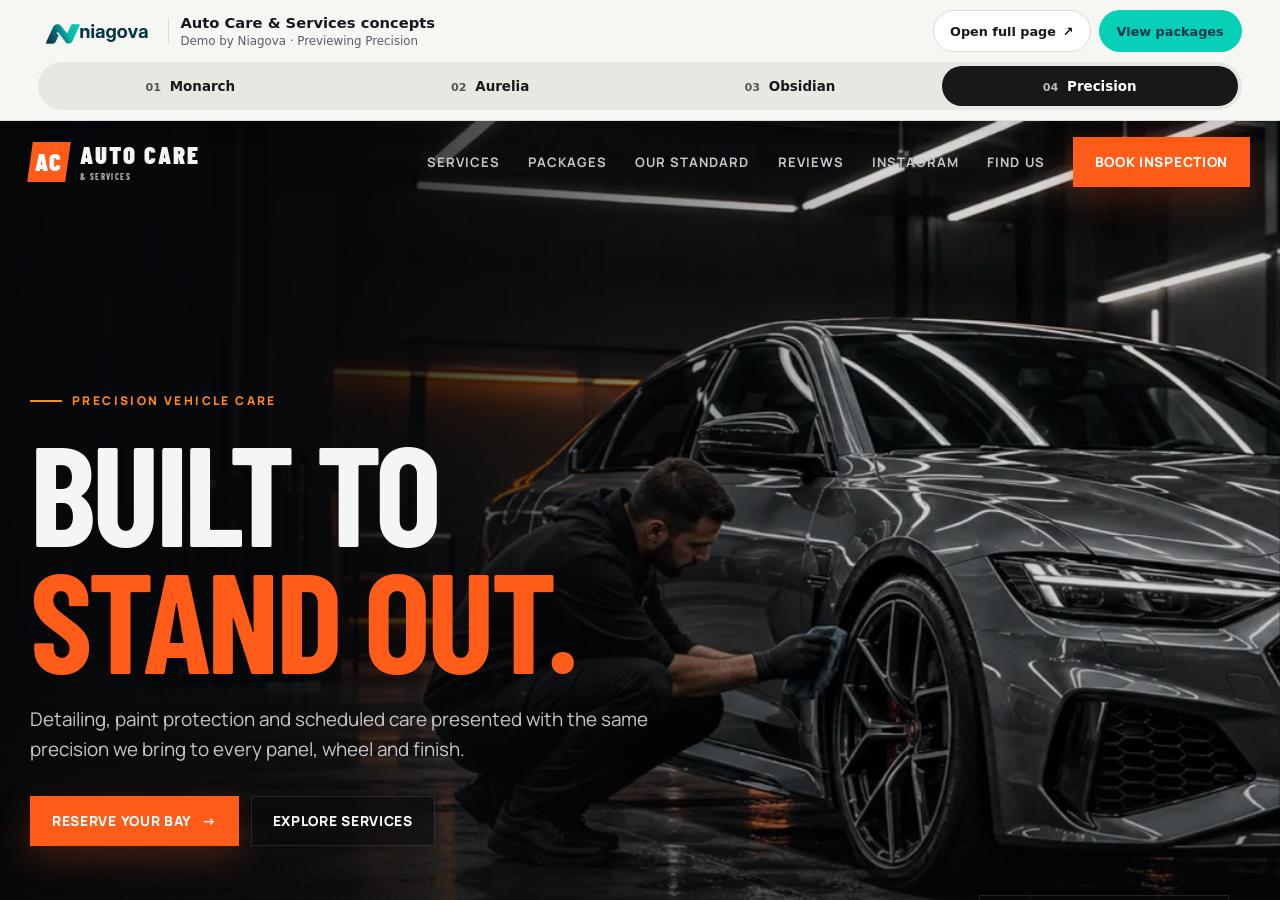
<file: index.html>
<!DOCTYPE html>
<html lang="en">
<head>
  <meta charset="UTF-8">
  <meta name="viewport" content="width=device-width, initial-scale=1.0">
  <meta name="build-version" content="__BUILD_VERSION__">
  <meta name="author" content="Niagova">
  <title>Auto Care &amp; Services Template Showcase</title>
  <meta name="description" content="Compare four Auto Care &amp; Services website concepts in one showcase: Monarch, Aurelia, Obsidian and Precision.">
  <meta name="theme-color" content="#f6f6f3">
  <meta property="og:title" content="Auto Care &amp; Services Template Showcase">
  <meta property="og:image" content="04-precision/images/autocare-hero-ceramic-v3.webp">
  <link rel="canonical" href="https://demo-autocare.niagova.com/">
  <link rel="icon" href="favicon.ico">
  <link rel="stylesheet" href="index.css?v=__BUILD_VERSION__">
</head>
<body>
  <a class="skip-link" href="#templatePreview">Skip to website preview</a>

  <header class="showcase-bar" aria-label="Template preview controls">
    <div class="showcase-identity">
      <a class="showcase-logo" href="https://niagova.com/" target="_blank" rel="noopener"><img src="assets/niagova-logo.svg" alt="Niagova" width="118" height="28"></a>
      <span class="showcase-title">
        <strong>Auto Care &amp; Services concepts</strong>
        <small><span>Demo by Niagova</span> · <span id="previewStatus" aria-live="polite">Previewing Precision</span></small>
      </span>
    </div>

    <nav class="template-tabs" aria-label="Choose a website template">
      <button class="template-tab" type="button" data-template="monarch" aria-pressed="false"><span>01</span> Monarch</button>
      <button class="template-tab" type="button" data-template="aurelia" aria-pressed="false"><span>02</span> Aurelia</button>
      <button class="template-tab" type="button" data-template="obsidian" aria-pressed="false"><span>03</span> Obsidian</button>
      <button class="template-tab" type="button" data-template="precision" aria-pressed="true"><span>04</span> Precision</button>
    </nav>

    <div class="showcase-actions">
      <a class="open-template" id="openTemplate" href="04-precision/index.html" target="_blank" rel="noopener" aria-label="Open this template as a full page in a new tab">
        <span class="open-label">Open full page</span> <span aria-hidden="true">↗</span>
      </a>
      <a class="view-packages" href="https://niagova.com/#pricing" target="_blank" rel="noopener">View packages</a>
    </div>
  </header>

  <main class="preview-shell">
    <iframe id="templatePreview" name="templatePreview" src="04-precision/index.html" title="Precision car care website template preview"></iframe>
  </main>

  <noscript>
    <div class="no-script">
      JavaScript is needed for the template switcher. Open a template directly:
      <a href="01-monarch/index.html">Monarch</a>,
      <a href="02-aurelia/index.html">Aurelia</a>,
      <a href="03-obsidian/index.html">Obsidian</a> or
      <a href="04-precision/index.html">Precision</a>.
    </div>
  </noscript>

  <script src="index.js?v=__BUILD_VERSION__"></script>
</body>
</html>
</file>
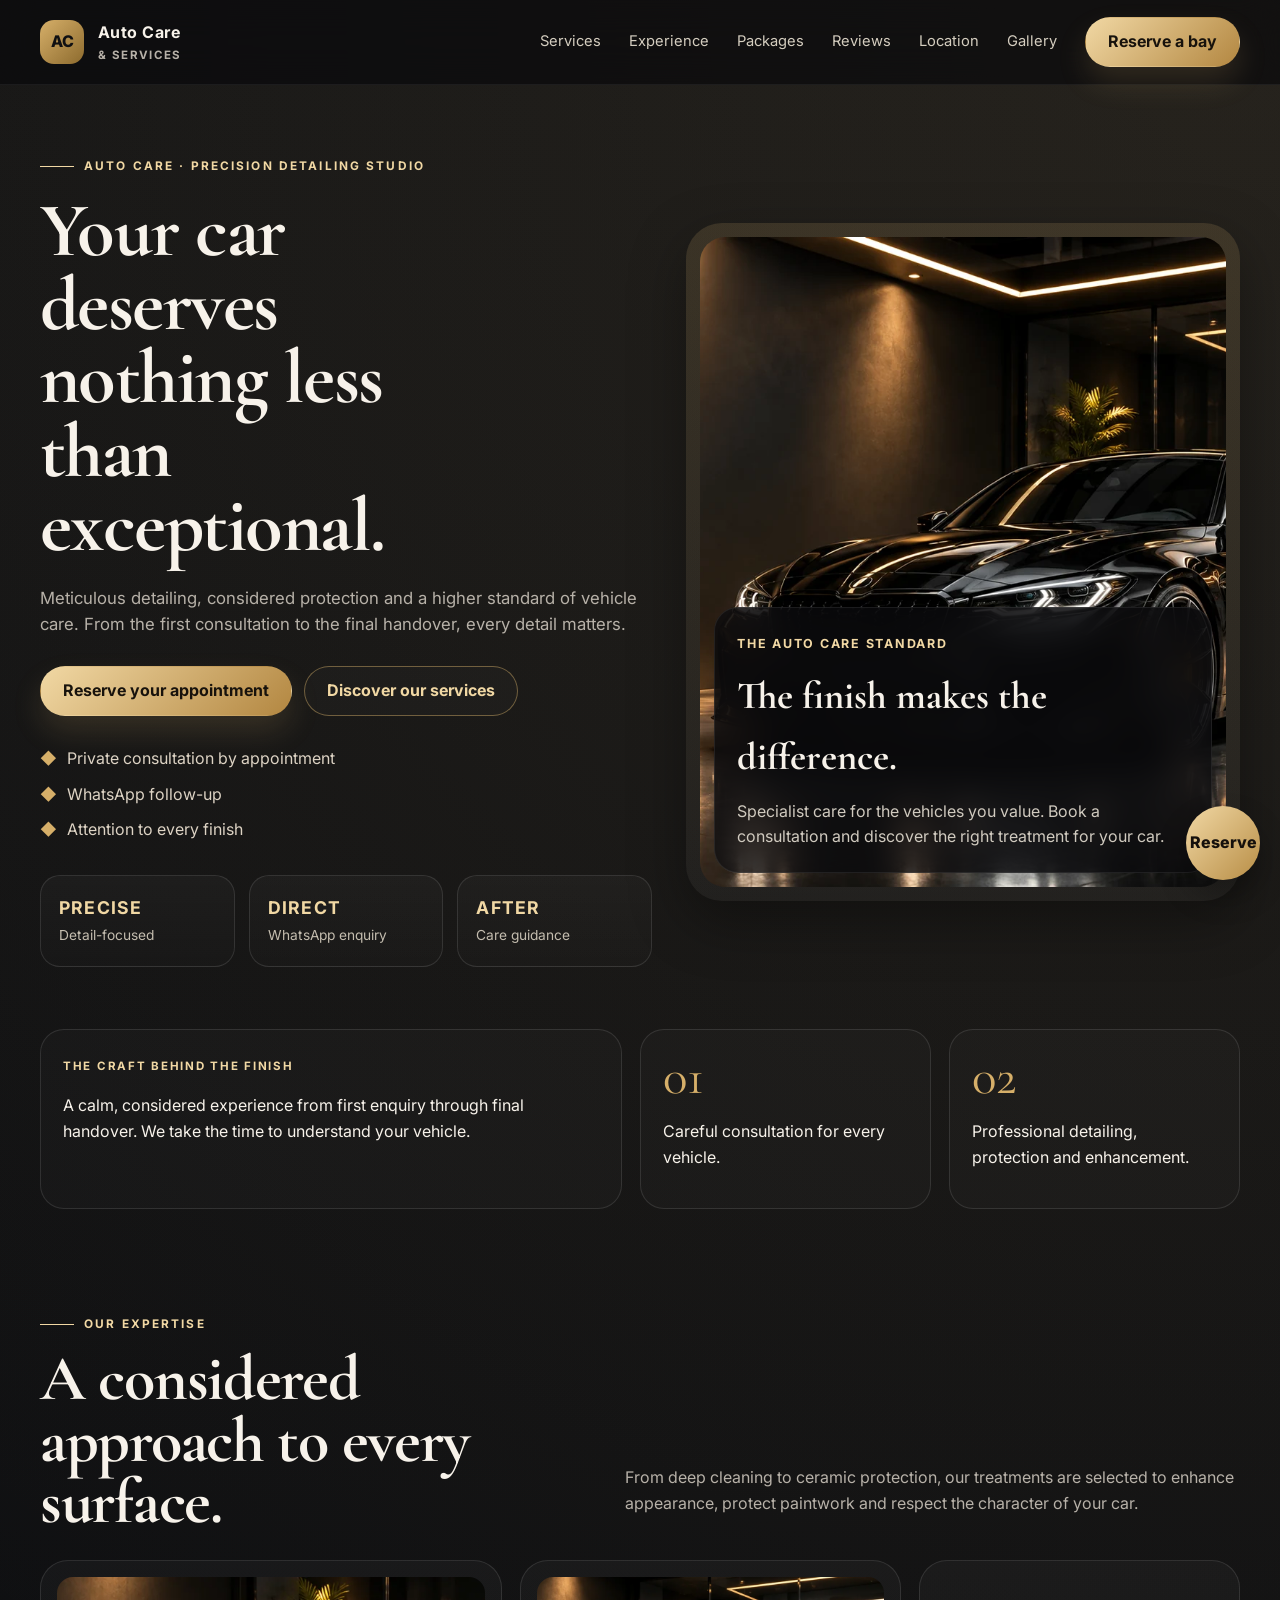
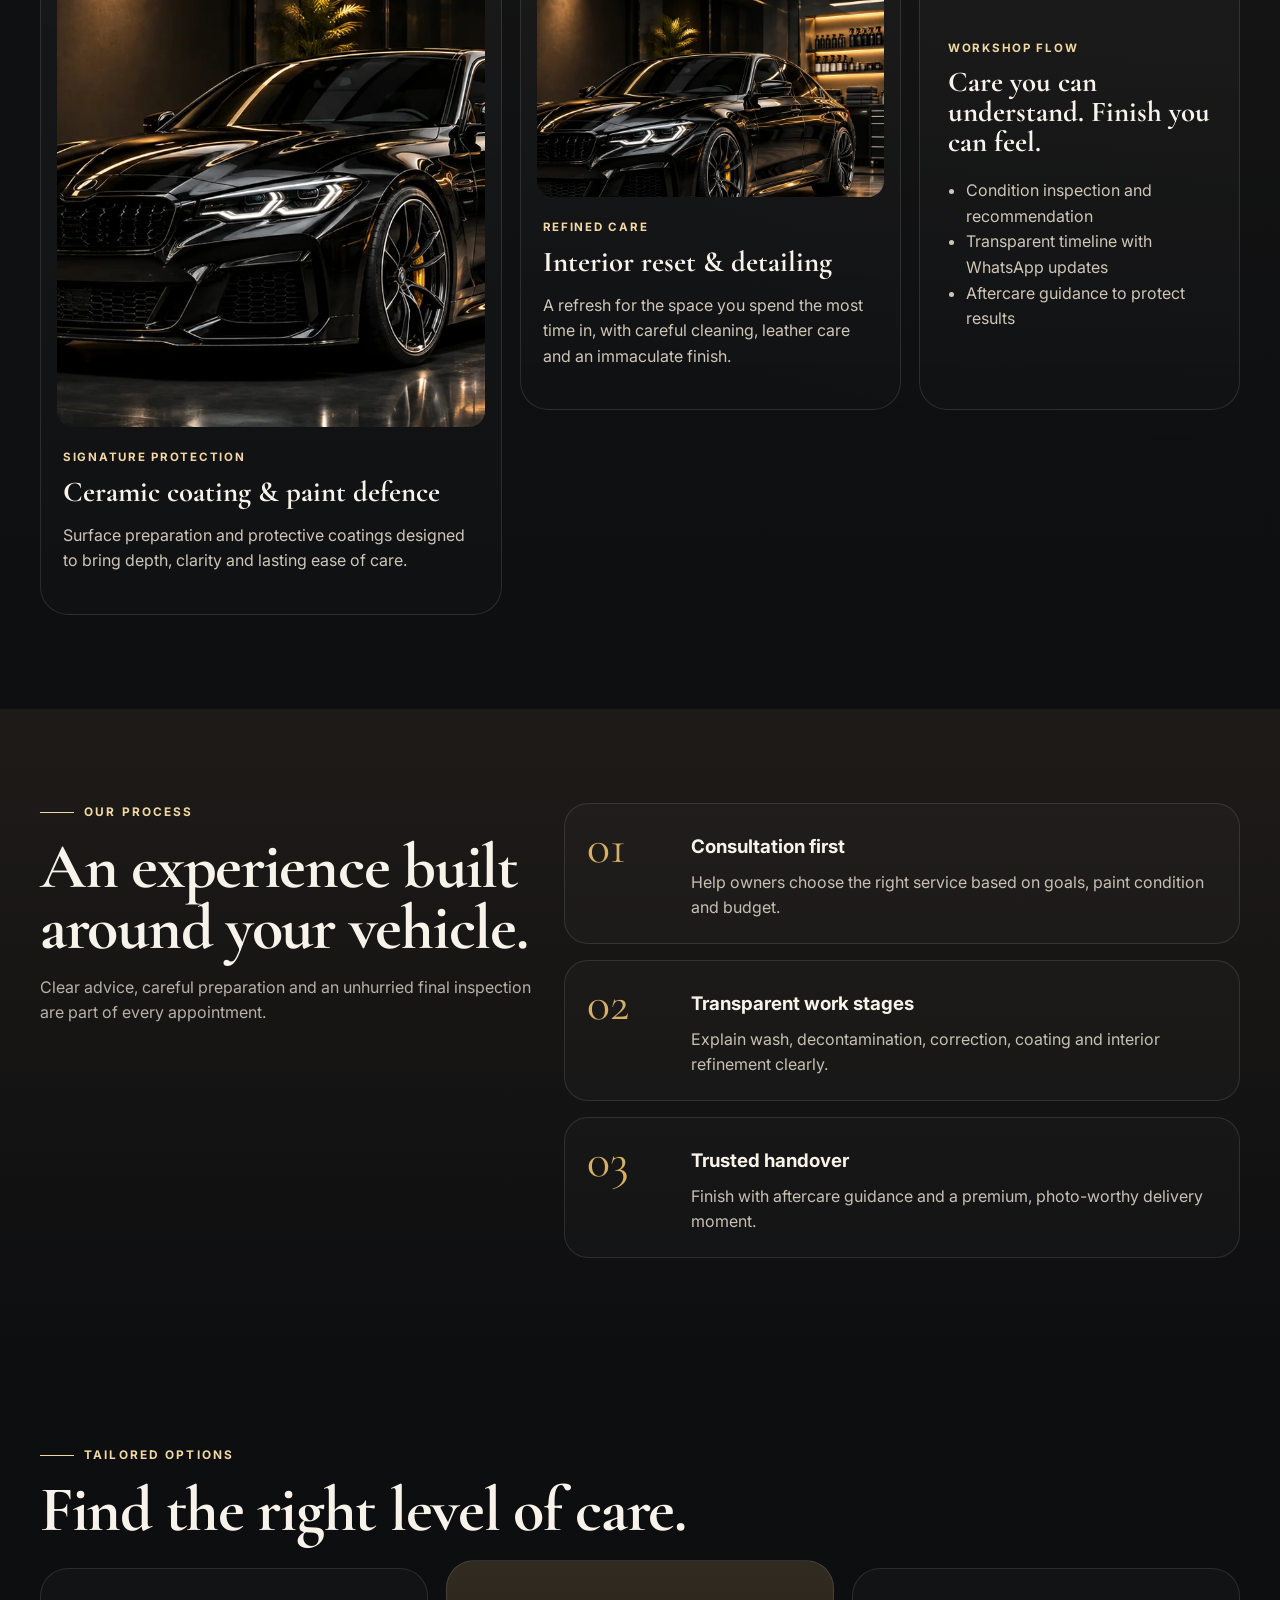
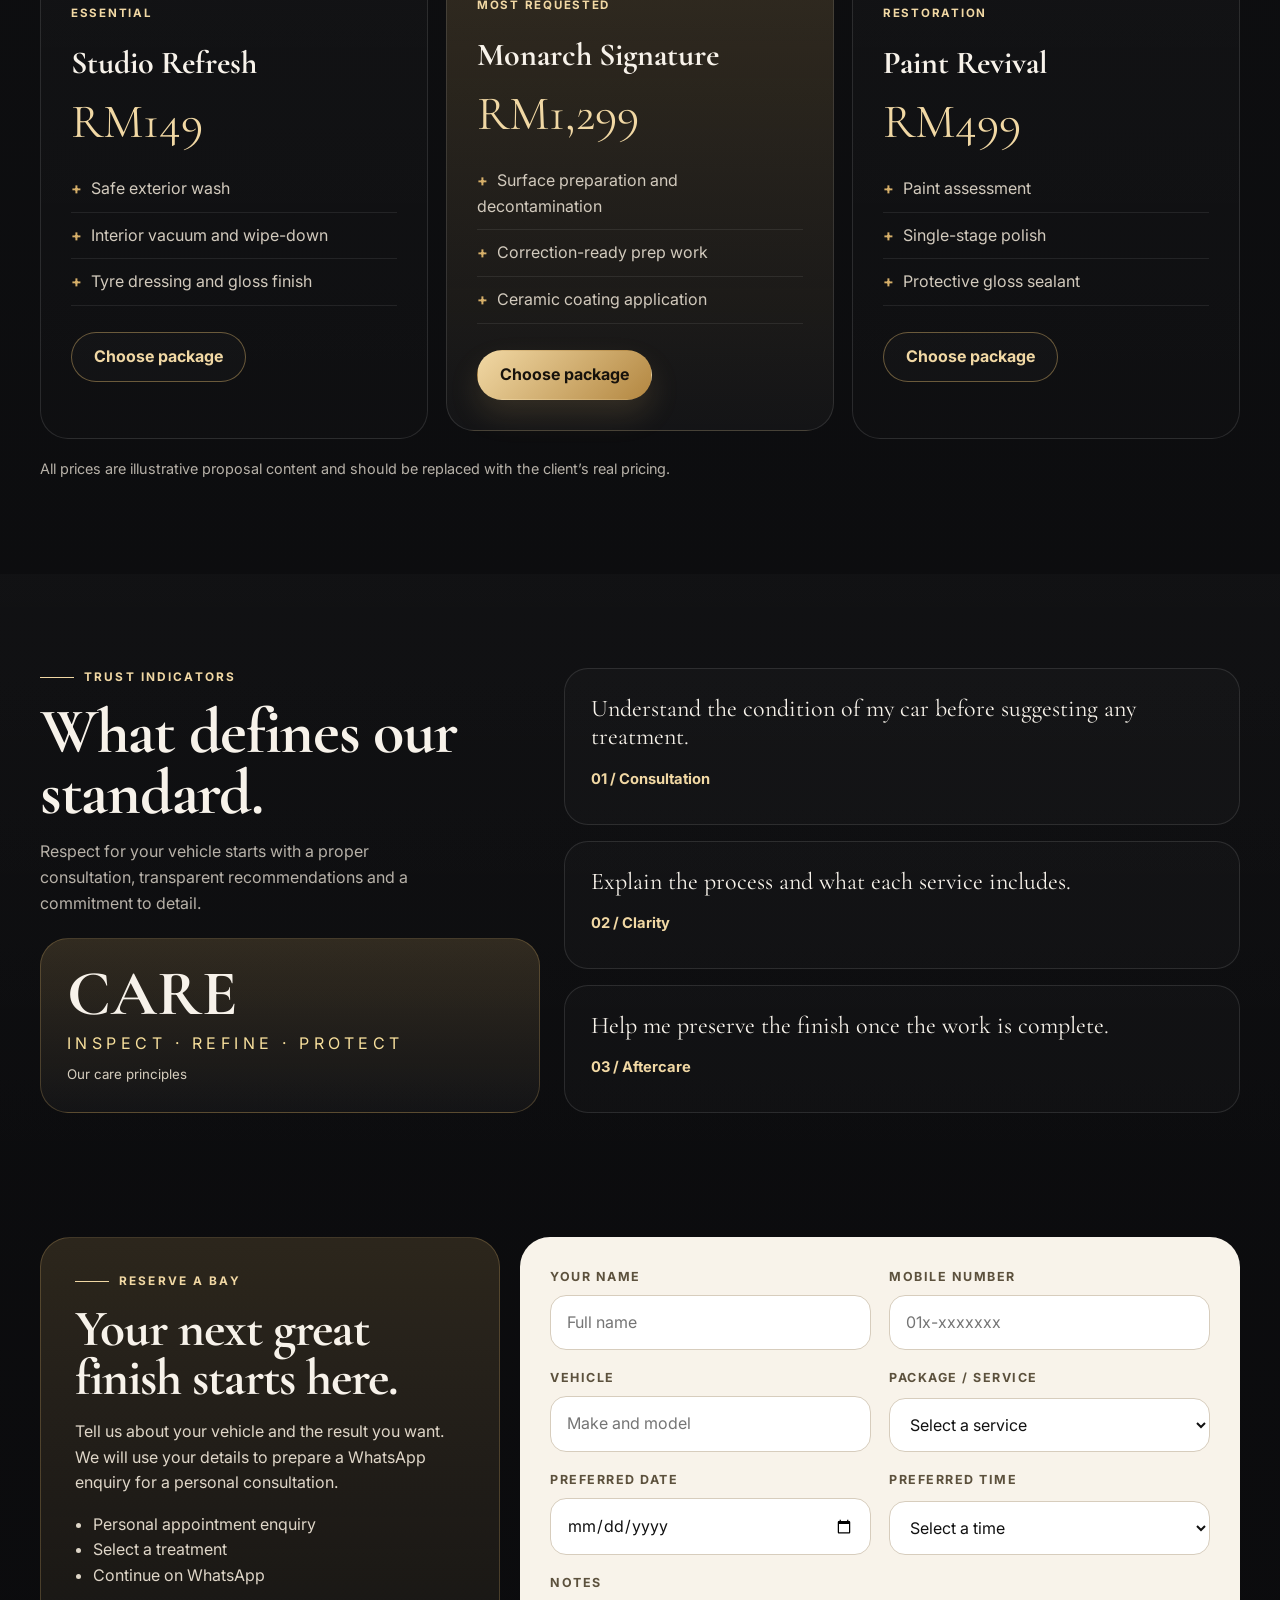
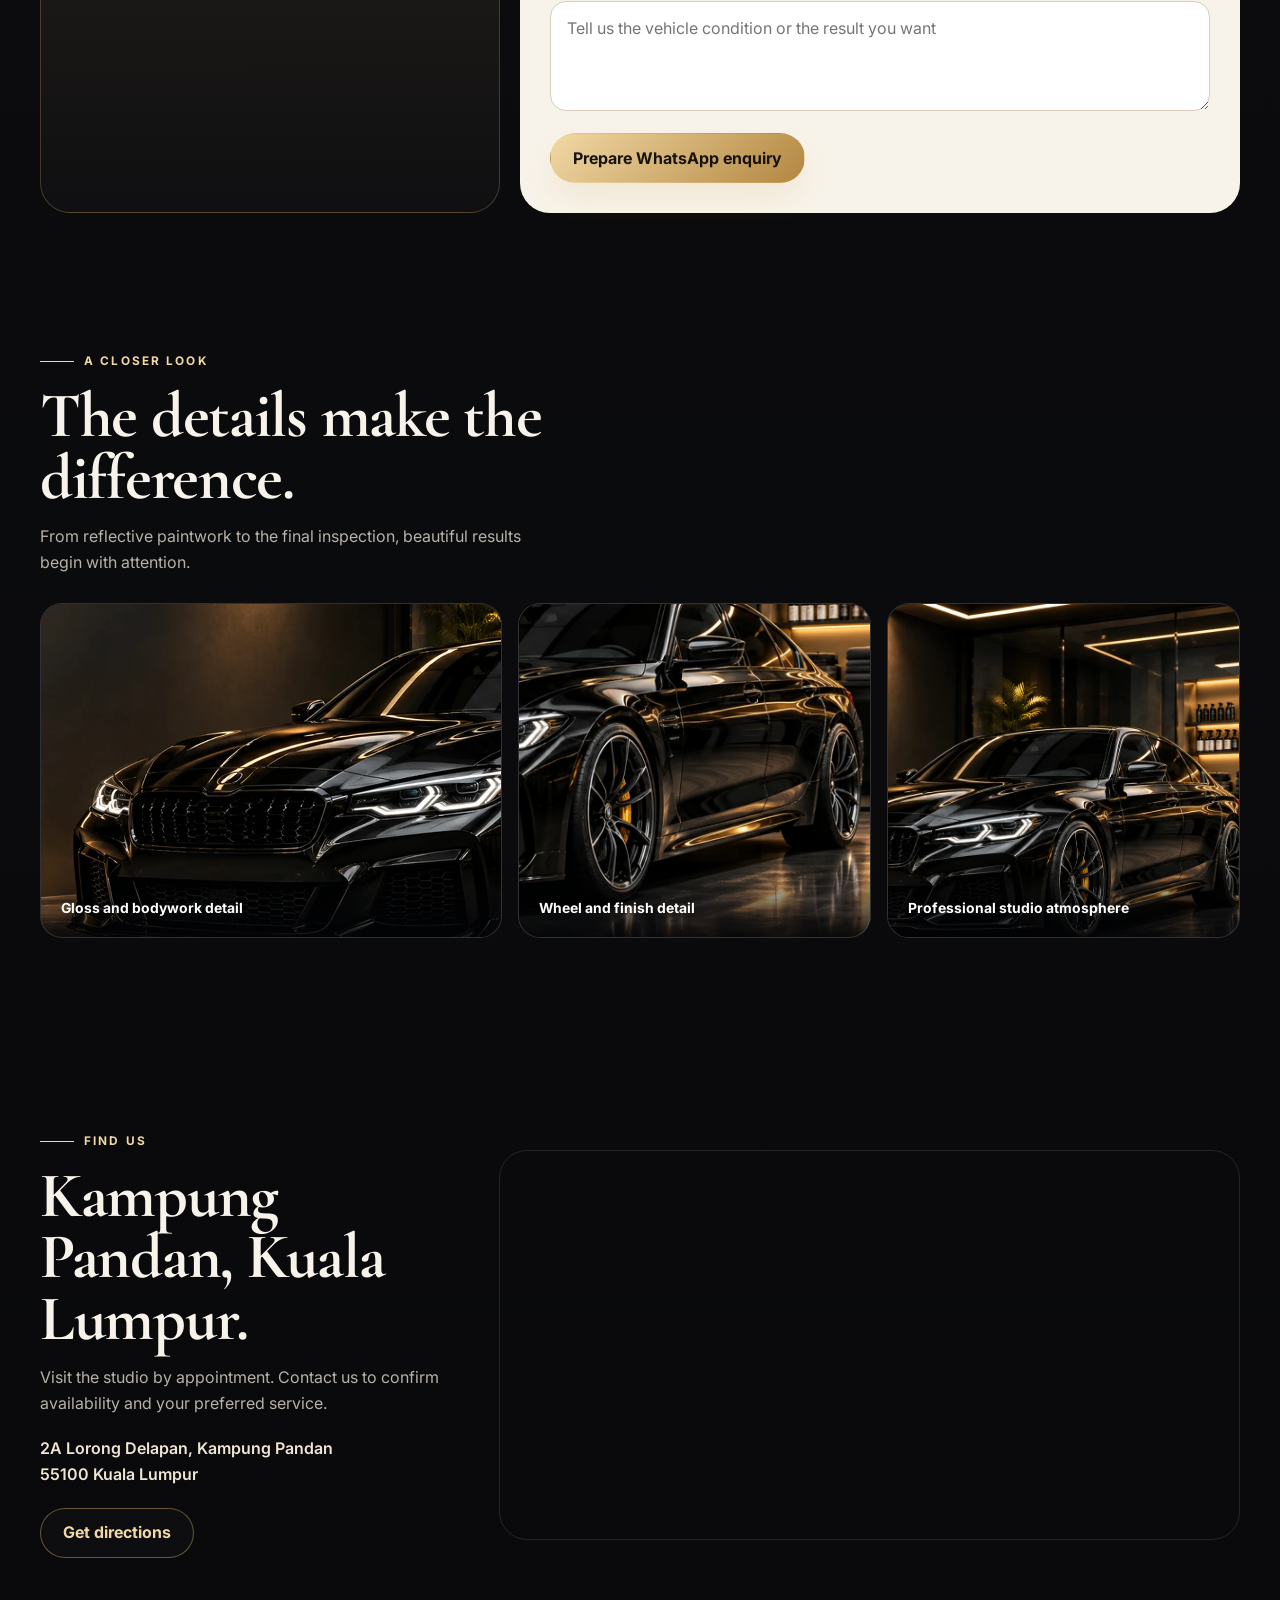
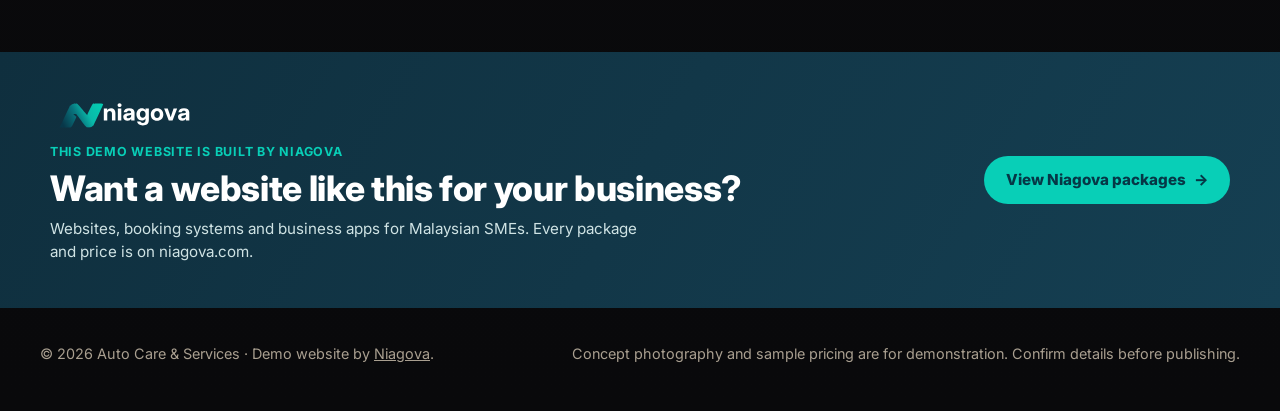
<file: 01-monarch/index.html>
<!DOCTYPE html>
<html data-brand="Auto Care &amp; Services" data-theme="monarch" lang="en">
<head>
<meta charset="utf-8"/>
<meta content="width=device-width, initial-scale=1.0" name="viewport"/>
<meta content="#0d0d0f" name="theme-color"/>
<meta content="Auto Care &amp; Services — premium car detailing, paint enhancement and ceramic protection in Kuala Lumpur. Explore services and enquire about an appointment." name="description"/>
<meta name="author" content="Niagova">
<title>Auto Care &amp; Services | Car Detailing &amp; Protection</title>
<link href="https://fonts.googleapis.com" rel="preconnect"/>
<link crossorigin="" href="https://fonts.gstatic.com" rel="preconnect"/>
<link href="https://fonts.googleapis.com/css2?family=Cormorant+Garamond:wght@500;600;700&amp;family=Inter:wght@400;500;600;700;800&amp;display=swap" rel="stylesheet"/>
<link href="style.css?v=__BUILD_VERSION__" rel="stylesheet"/>
</head>
<body>
<a class="skip-link" href="#main">Skip to content</a>
<header class="site-header" id="siteHeader">
<div class="container nav-wrap">
<a aria-label="Auto Care &amp; Services home" class="brand" href="#top">
<span class="brand-mark">AC</span>
<span class="brand-copy">Auto Care <small>&amp; Services</small></span>
</a>
<button aria-controls="navMenu" aria-expanded="false" aria-label="Open navigation" class="nav-toggle" data-menu-toggle="" id="navToggle">☰</button>
<nav aria-label="Primary navigation" class="nav-menu" data-menu="" id="navMenu">
<a href="#services">Services</a>
<a href="#experience">Experience</a>
<a href="#packages">Packages</a>
<a href="#reviews">Reviews</a>
<a href="#location">Location</a>
<a href="#gallery">Gallery</a><a class="btn btn-solid" href="#booking">Reserve a bay</a>
</nav>
</div>
</header>
<main id="main">
<section class="hero" id="top">
<div class="container hero-grid">
<div class="hero-copy">
<div class="eyebrow">AUTO CARE · PRECISION DETAILING STUDIO</div>
<h1>Your car deserves nothing less than exceptional.</h1>
<p>Meticulous detailing, considered protection and a higher standard of vehicle care. From the first consultation to the final handover, every detail matters.</p>
<div class="hero-actions">
<a class="btn btn-solid" href="#booking">Reserve your appointment</a>
<a class="btn btn-outline" href="#packages">Discover our services</a>
</div>
<ul class="hero-points">
<li>Private consultation by appointment</li>
<li>WhatsApp follow-up</li>
<li>Attention to every finish</li>
</ul>
<div class="hero-metrics">
<article><strong>PRECISE</strong><span>Detail-focused</span></article>
<article><strong>DIRECT</strong><span>WhatsApp enquiry</span></article>
<article><strong>AFTER</strong><span>Care guidance</span></article>
</div>
</div>
<div class="hero-card">
<img alt="Luxury stylised sports car illustration" decoding="async" loading="eager" src="assets/hero.webp"/>
<div class="hero-card-panel">
<span class="panel-label">THE AUTO CARE STANDARD</span>
<h2>The finish makes the difference.</h2>
<p>Specialist care for the vehicles you value. Book a consultation and discover the right treatment for your car.</p>
</div>
</div>
</div>
</section>
<section class="cred-bar">
<div class="container cred-grid">
<div>
<span class="mini-label">THE CRAFT BEHIND THE FINISH</span>
<p>A calm, considered experience from first enquiry through final handover. We take the time to understand your vehicle.</p>
</div>
<div>
<span class="big-number">01</span>
<p>Careful consultation for every vehicle.</p>
</div>
<div>
<span class="big-number">02</span>
<p>Professional detailing, protection and enhancement.</p>
</div>
</div>
</section>
<section class="section" id="services">
<div class="container section-head">
<div>
<div class="eyebrow">OUR EXPERTISE</div>
<h2>A considered approach to every surface.</h2>
</div>
<p class="section-copy">From deep cleaning to ceramic protection, our treatments are selected to enhance appearance, protect paintwork and respect the character of your car.</p>
</div>
<div class="container service-grid">
<article class="service-card feature">
<div class="service-visual"><img alt="Ceramic protection illustration" decoding="async" loading="lazy" src="assets/coating.webp"/></div>
<div class="service-body">
<span class="service-tag">Signature protection</span>
<h3>Ceramic coating &amp; paint defence</h3>
<p>Surface preparation and protective coatings designed to bring depth, clarity and lasting ease of care.</p>
</div>
</article>
<article class="service-card">
<div class="service-visual"><img alt="Interior restoration illustration" decoding="async" loading="lazy" src="assets/studio.webp"/></div>
<div class="service-body">
<span class="service-tag">Refined care</span>
<h3>Interior reset &amp; detailing</h3>
<p>A refresh for the space you spend the most time in, with careful cleaning, leather care and an immaculate finish.</p>
</div>
</article>
<article class="service-card text-card">
<span class="service-tag">Workshop flow</span>
<h3>Care you can understand. Finish you can feel.</h3>
<ul>
<li>Condition inspection and recommendation</li>
<li>Transparent timeline with WhatsApp updates</li>
<li>Aftercare guidance to protect results</li>
</ul>
</article>
</div>
</section>
<section class="section surface" id="experience">
<div class="container experience-grid">
<div class="experience-copy">
<div class="eyebrow">OUR PROCESS</div>
<h2>An experience built around your vehicle.</h2>
<p>Clear advice, careful preparation and an unhurried final inspection are part of every appointment.</p>
</div>
<div class="steps">
<article>
<span>01</span>
<div><h3>Consultation first</h3><p>Help owners choose the right service based on goals, paint condition and budget.</p></div>
</article>
<article>
<span>02</span>
<div><h3>Transparent work stages</h3><p>Explain wash, decontamination, correction, coating and interior refinement clearly.</p></div>
</article>
<article>
<span>03</span>
<div><h3>Trusted handover</h3><p>Finish with aftercare guidance and a premium, photo-worthy delivery moment.</p></div>
</article>
</div>
</div>
</section>
<section class="section" id="packages">
<div class="container section-head compact">
<div>
<div class="eyebrow">TAILORED OPTIONS</div>
<h2>Find the right level of care.</h2>
</div>
</div>
<div class="container package-grid">
<article class="package-card">
<span class="plan-kicker">Essential</span>
<h3>Studio Refresh</h3>
<div class="price">RM149</div>
<ul>
<li>Safe exterior wash</li>
<li>Interior vacuum and wipe-down</li>
<li>Tyre dressing and gloss finish</li>
</ul>
<button class="btn btn-outline select-package" data-select-service="Studio Refresh" type="button">Choose package</button>
</article>
<article class="package-card featured">
<span class="plan-kicker">Most requested</span>
<h3>Monarch Signature</h3>
<div class="price">RM1,299</div>
<ul>
<li>Surface preparation and decontamination</li>
<li>Correction-ready prep work</li>
<li>Ceramic coating application</li>
</ul>
<button class="btn btn-solid select-package" data-select-service="Monarch Signature" type="button">Choose package</button>
</article>
<article class="package-card">
<span class="plan-kicker">Restoration</span>
<h3>Paint Revival</h3>
<div class="price">RM499</div>
<ul>
<li>Paint assessment</li>
<li>Single-stage polish</li>
<li>Protective gloss sealant</li>
</ul>
<button class="btn btn-outline select-package" data-select-service="Paint Revival" type="button">Choose package</button>
</article>
</div>
<div class="container note">All prices are illustrative proposal content and should be replaced with the client’s real pricing.</div>
</section>
<section class="section reviews" id="reviews">
<div class="container review-layout">
<div class="review-intro">
<div class="eyebrow">Trust indicators</div>
<h2>What defines our standard.</h2>
<p>Respect for your vehicle starts with a proper consultation, transparent recommendations and a commitment to detail.</p>
<div class="rating-box">
<strong>CARE</strong>
<span>INSPECT · REFINE · PROTECT</span>
<small>Our care principles</small>
</div>
</div>
<div class="review-list">
<article>
<p>Understand the condition of my car before suggesting any treatment.</p>
<strong>01 / Consultation</strong>
</article>
<article>
<p>Explain the process and what each service includes.</p>
<strong>02 / Clarity</strong>
</article>
<article>
<p>Help me preserve the finish once the work is complete.</p>
<strong>03 / Aftercare</strong>
</article>
</div>
</div>
</section>
<section class="section booking-section" id="booking">
<div class="container booking-grid">
<div class="booking-copy">
<div class="eyebrow">Reserve a bay</div>
<h2>Your next great finish starts here.</h2>
<p>Tell us about your vehicle and the result you want. We will use your details to prepare a WhatsApp enquiry for a personal consultation.</p>
<ul class="booking-points">
<li>Personal appointment enquiry</li>
<li>Select a treatment</li>
<li>Continue on WhatsApp</li>
</ul>
</div>
<form class="booking-form" data-booking-form="" id="bookingForm">
<div class="field-grid">
<label>
<span>Your name</span>
<input name="name" placeholder="Full name" required="" type="text"/>
</label>
<label>
<span>Mobile number</span>
<input name="phone" placeholder="01x-xxxxxxx" required="" type="tel"/>
</label>
<label>
<span>Vehicle</span>
<input name="vehicle" placeholder="Make and model" required="" type="text"/>
</label>
<label>
<span>Package / service</span>
<select data-service="" id="serviceSelect" name="service" required="">
<option value="">Select a service</option>
<option>Studio Refresh</option>
<option>Paint Revival</option>
<option>Monarch Signature</option>
<option>Interior Reset</option>
<option>Ceramic Coating Consultation</option>
</select>
</label>
<label>
<span>Preferred date</span>
<input data-date="" id="dateInput" name="date" required="" type="date"/>
</label>
<label>
<span>Preferred time</span>
<select name="time" required="">
<option value="">Select a time</option>
<option>9:00 AM</option>
<option>11:00 AM</option>
<option>2:00 PM</option>
<option>4:00 PM</option>
</select>
</label>
<label class="full">
<span>Notes</span>
<textarea name="notes" placeholder="Tell us the vehicle condition or the result you want"></textarea>
</label>
</div>
<div class="form-actions">
<button class="btn btn-solid" type="submit">Prepare WhatsApp enquiry</button>
<span aria-live="polite" class="form-status" data-form-status="" id="formStatus"></span><a data-wa-backup="" hidden="True" href="#booking" rel="noopener" target="_blank">Open WhatsApp enquiry</a>
</div>
</form>
</div>
</section>
<section class="section image-gallery-section" id="gallery"><div class="container"><div class="eyebrow">A CLOSER LOOK</div><h2 class="gallery-title">The details make the difference.</h2><p class="gallery-subtitle">From reflective paintwork to the final inspection, beautiful results begin with attention.</p><div class="gallery-grid"><figure class="gallery-card"><img alt="Gloss and bodywork detail" decoding="async" loading="lazy" src="assets/paint.webp"/><figcaption>Gloss and bodywork detail</figcaption></figure><figure class="gallery-card"><img alt="Wheel and finish detail" decoding="async" loading="lazy" src="assets/wheel.webp"/><figcaption>Wheel and finish detail</figcaption></figure><figure class="gallery-card"><img alt="Professional studio atmosphere" decoding="async" loading="lazy" src="assets/studio.webp"/><figcaption>Professional studio atmosphere</figcaption></figure></div></div></section><section class="section" id="location">
<div class="container location-grid">
<div>
<div class="eyebrow">Find us</div>
<h2>Kampung Pandan, Kuala Lumpur.</h2>
<p>Visit the studio by appointment. Contact us to confirm availability and your preferred service.</p>
<address>2A Lorong Delapan, Kampung Pandan<br/>55100 Kuala Lumpur</address>
<a class="btn btn-outline" href="https://www.google.com/maps/dir/?api=1&amp;destination=3.144827966176431,101.74171596840188" rel="noopener" target="_blank">Get directions</a>
</div>
<div class="map-card">
<iframe allowfullscreen="" loading="lazy" referrerpolicy="no-referrer-when-downgrade" src="https://www.google.com/maps?q=3.144827966176431,101.74171596840188&amp;z=16&amp;output=embed" title="Map to Auto Care &amp; Services"></iframe>
</div>
</div>
</section>
</main>
<a aria-label="Go to booking form" class="floating-wa" href="#booking">Reserve</a>
<section class="niagova-band" aria-labelledby="niagova-title">
  <div class="niagova-band-inner">
    <div>
      <img src="assets/niagova-logo-on-dark.svg" alt="Niagova" width="150" height="36" loading="lazy">
      <p class="niagova-band-kicker">This demo website is built by Niagova</p>
      <h2 id="niagova-title">Want a website like this for your business?</h2>
      <p class="niagova-band-copy">Websites, booking systems and business apps for Malaysian SMEs. Every package and price is on niagova.com.</p>
    </div>
    <a class="niagova-band-cta" href="https://niagova.com/#pricing" target="_blank" rel="noopener">View Niagova packages <span aria-hidden="true">→</span></a>
  </div>
</section>

<footer class="site-footer">
<div class="container footer-row">
<span>© <span data-year="" id="year"></span> Auto Care &amp; Services · Demo website by <a href="https://niagova.com/" target="_blank" rel="noopener">Niagova</a>.</span>
<span>Concept photography and sample pricing are for demonstration. Confirm details before publishing.</span>
</div>
</footer>
<script src="script.js?v=__BUILD_VERSION__"></script>
</body>
</html>
</file>
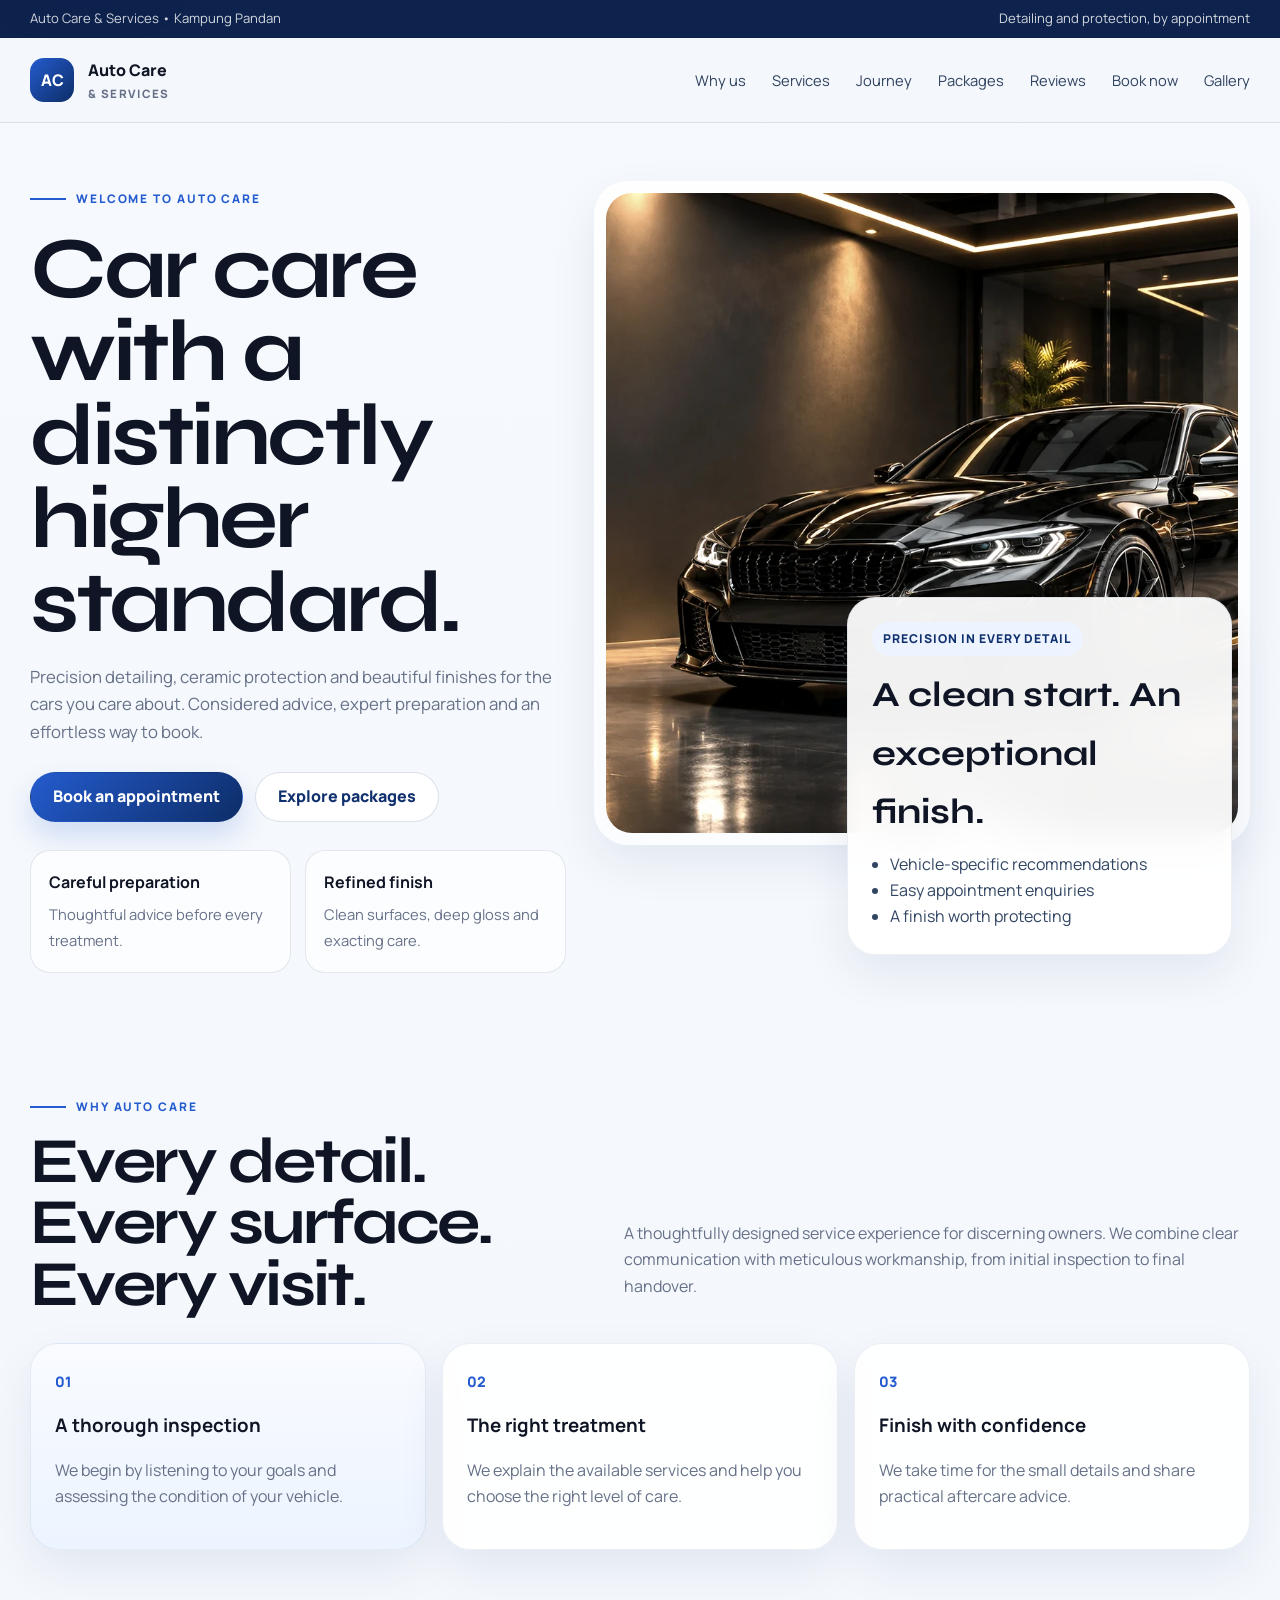
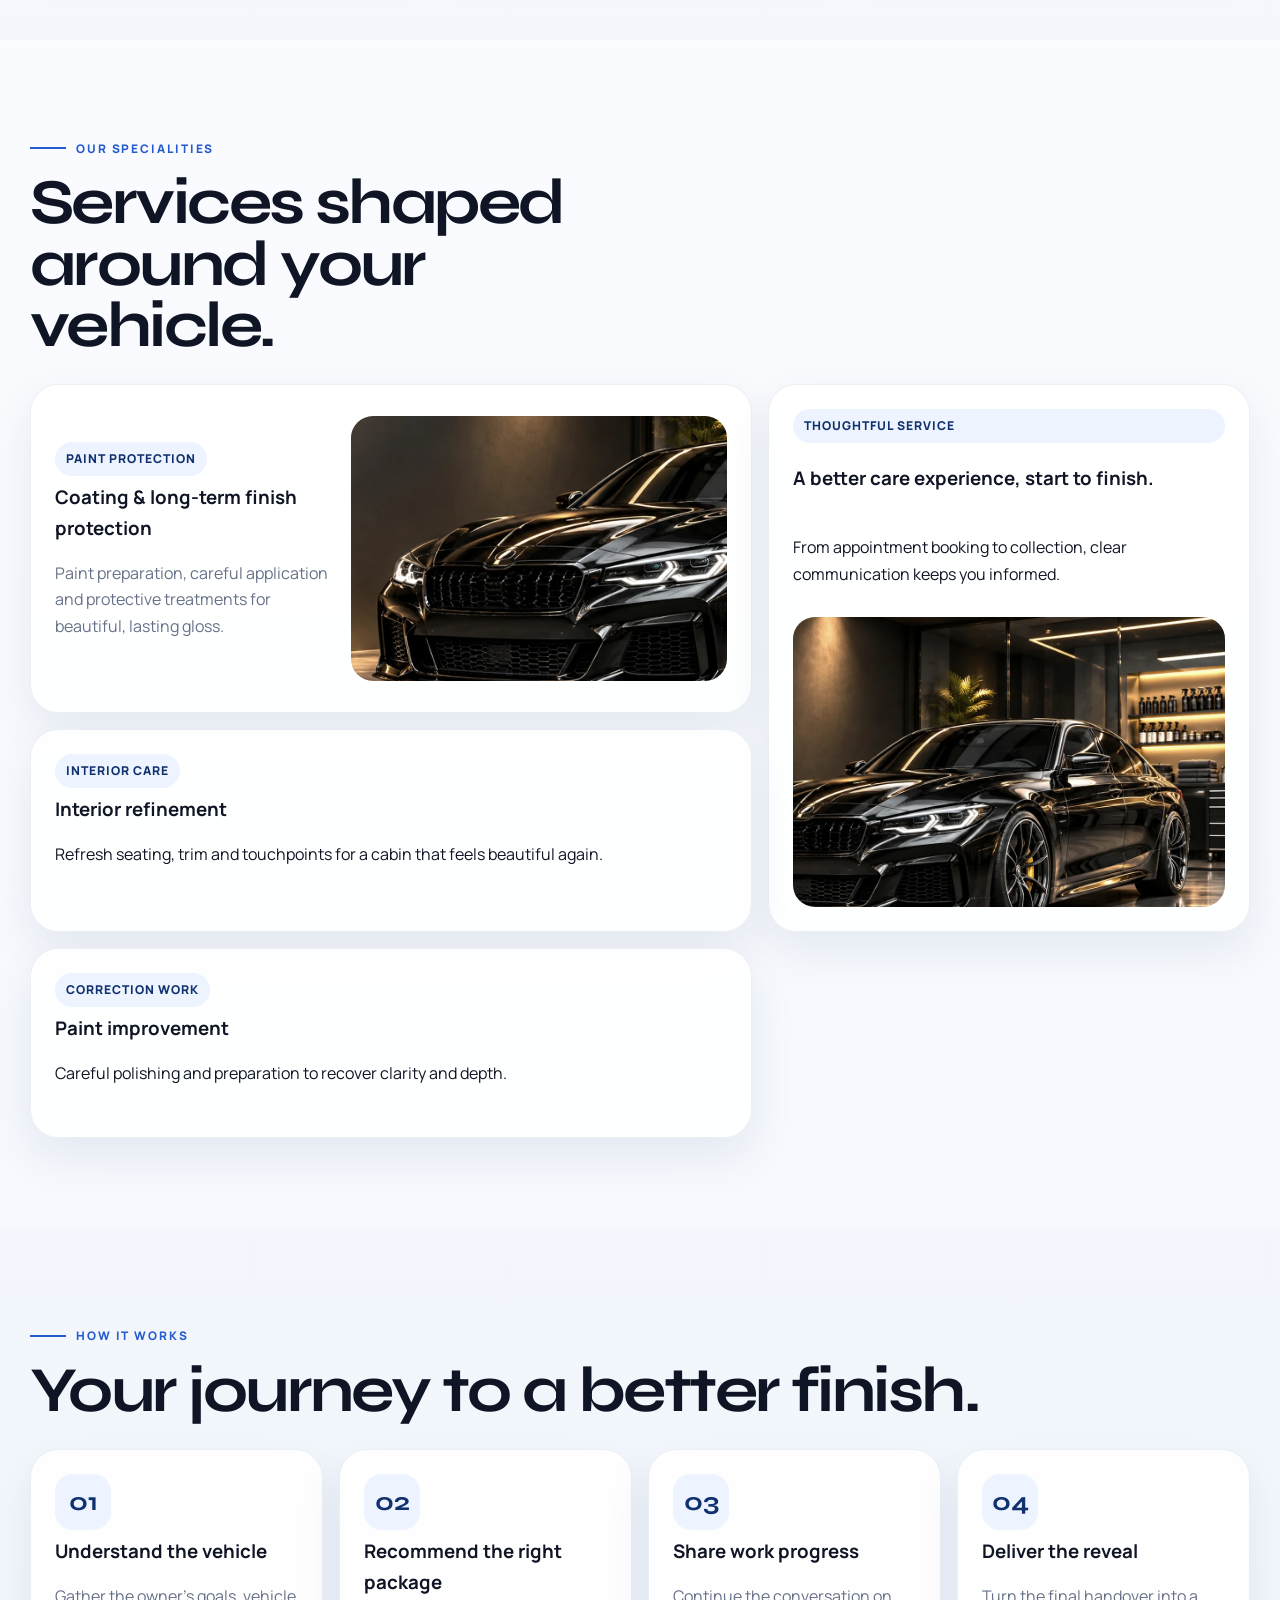
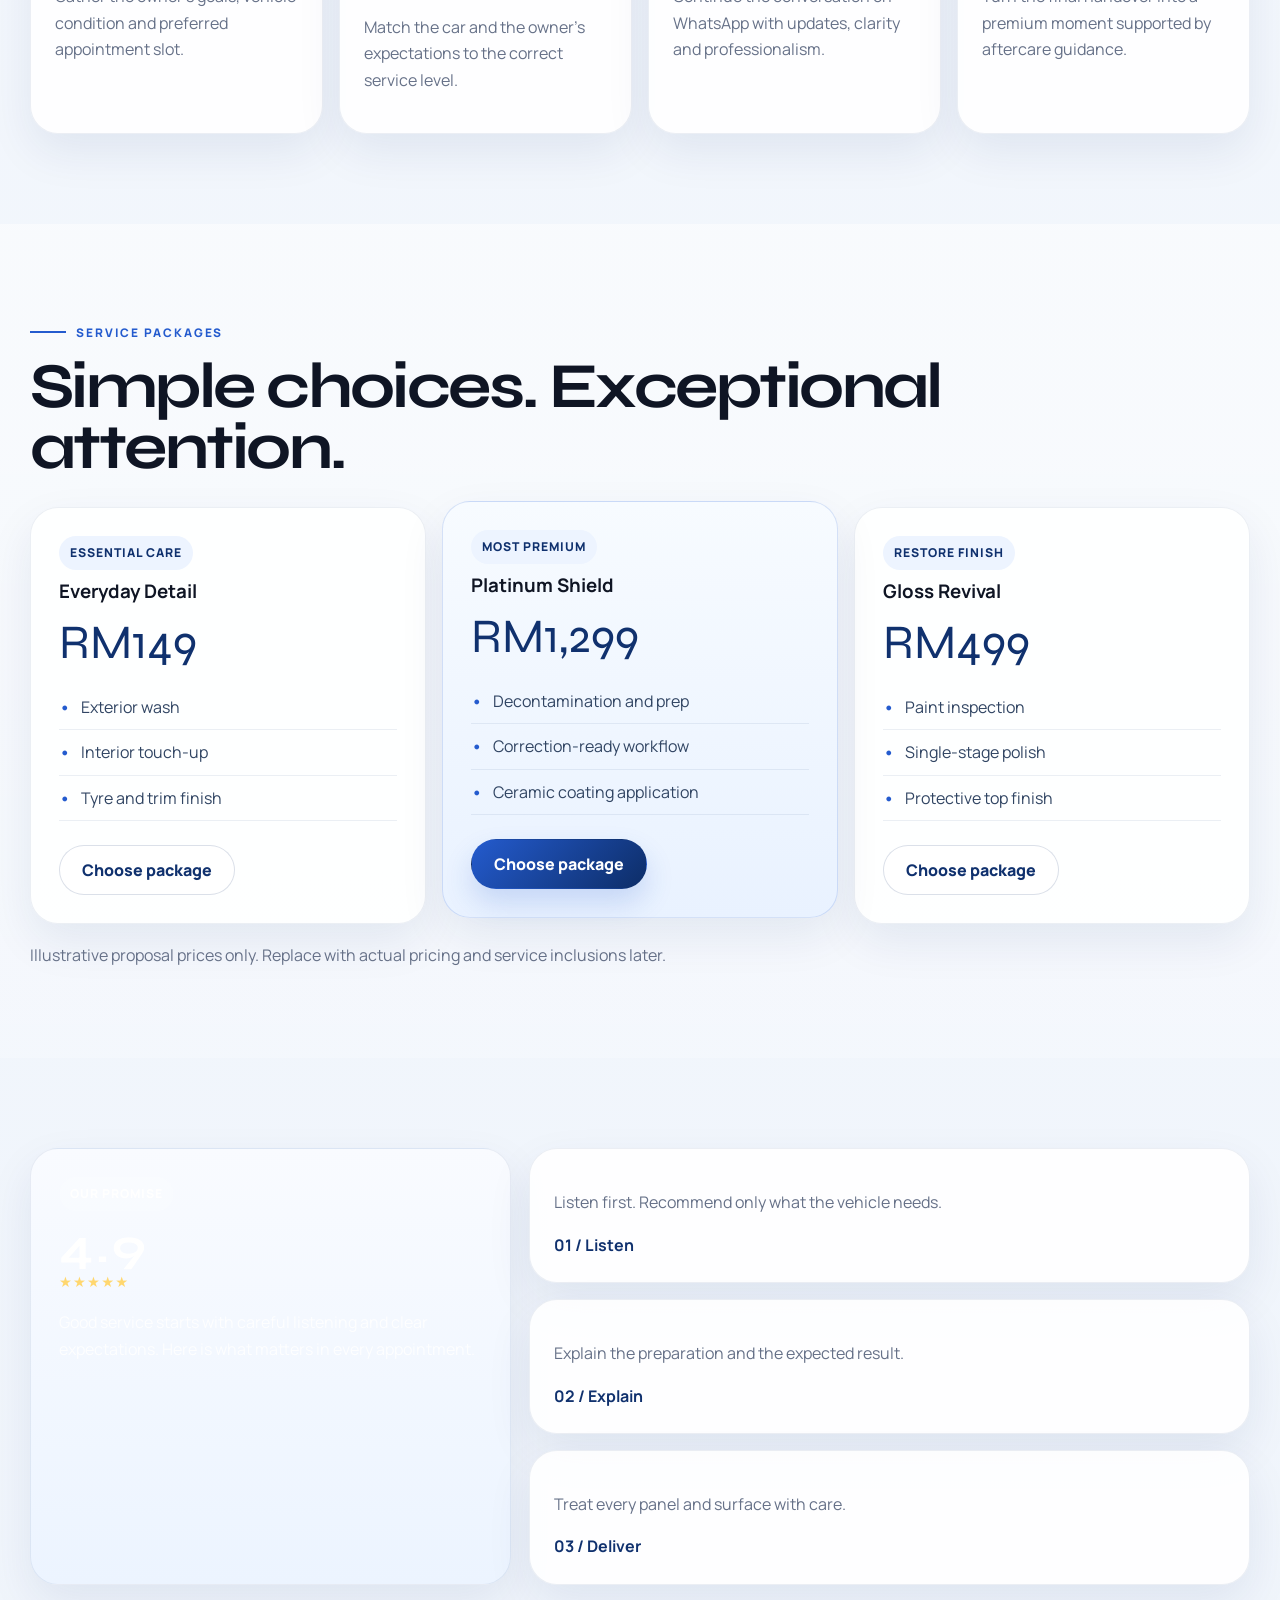
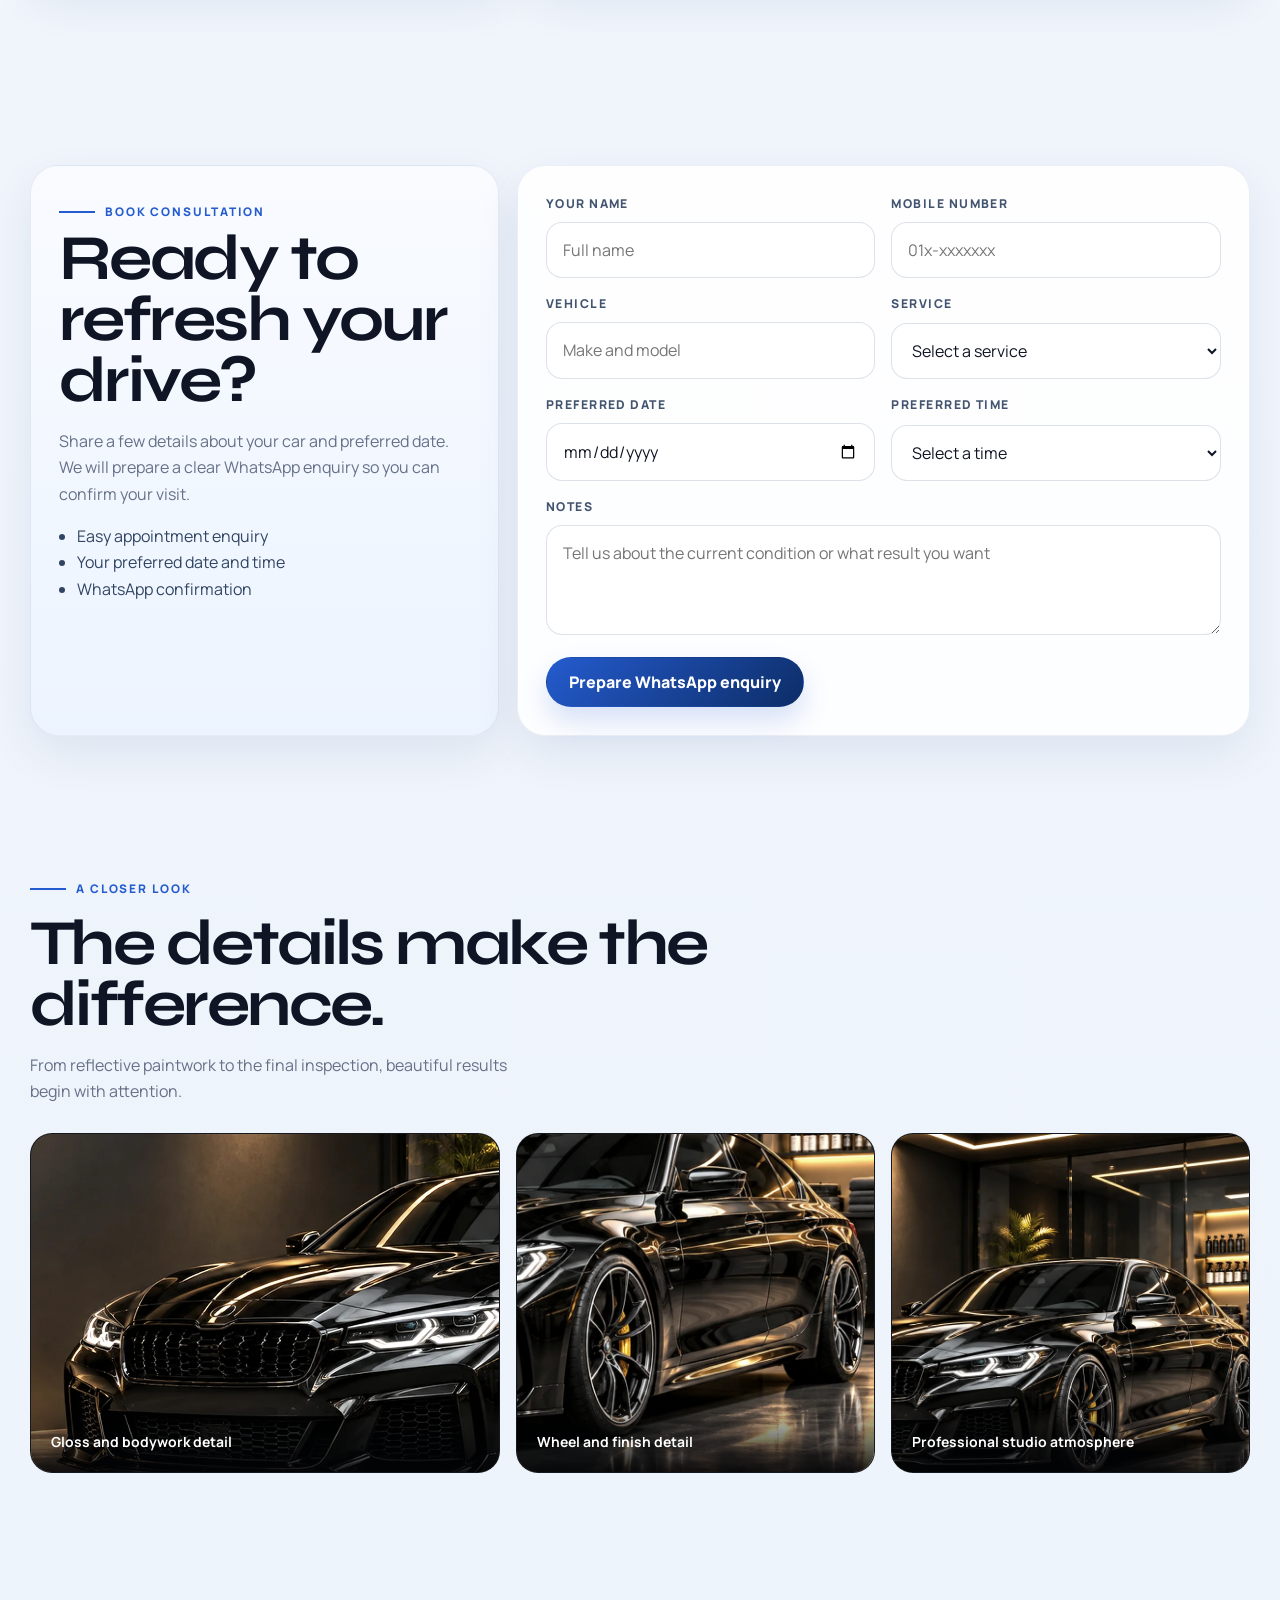
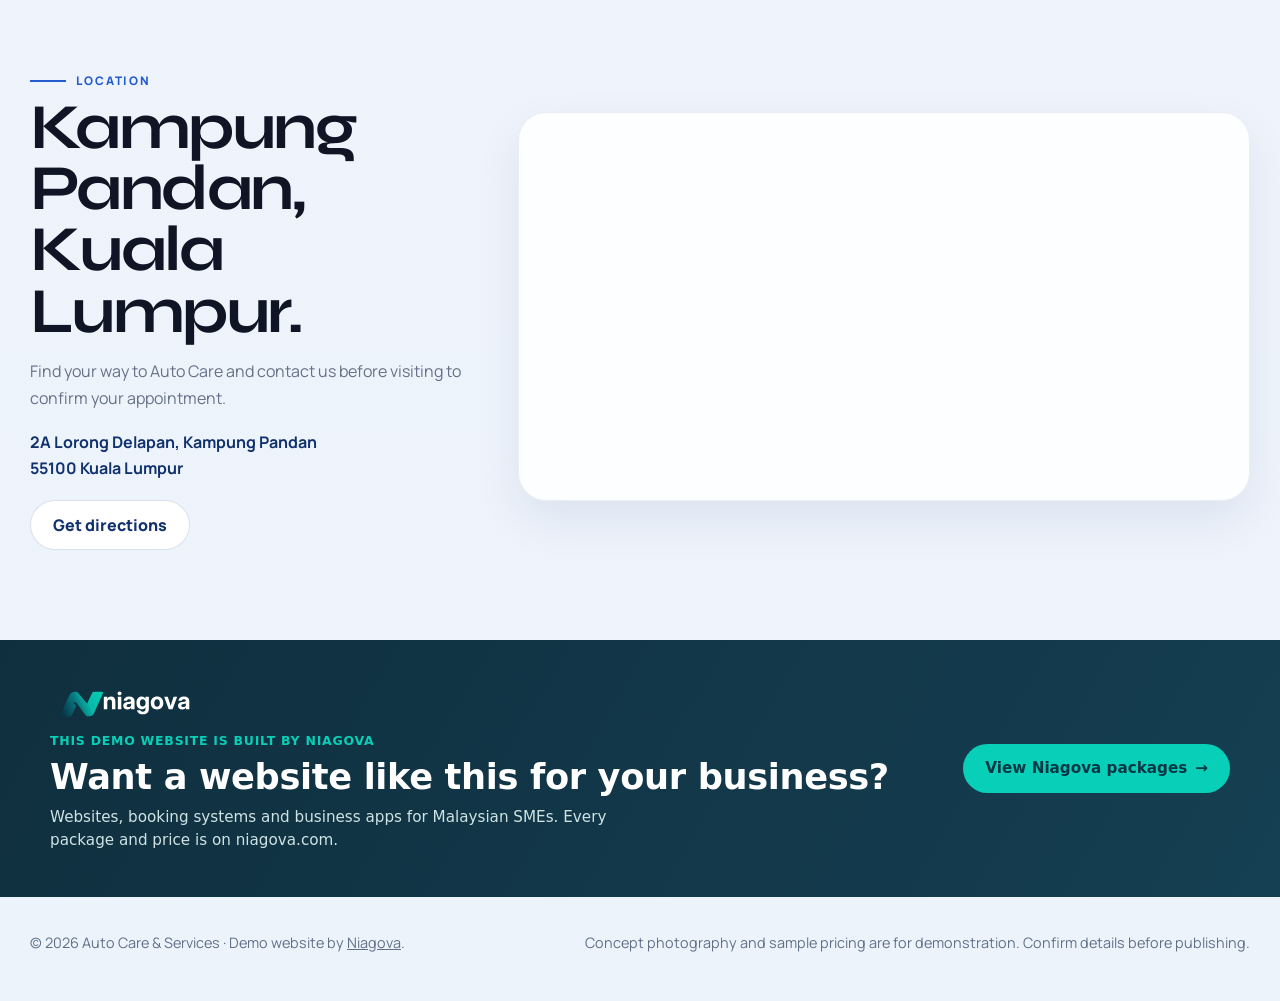
<file: 02-aurelia/index.html>
<!DOCTYPE html>
<html data-brand="Auto Care &amp; Services" data-theme="aurelia" lang="en">
<head>
<meta charset="utf-8"/>
<meta content="width=device-width, initial-scale=1.0" name="viewport"/>
<meta content="#f4f7fc" name="theme-color"/>
<meta content="Auto Care &amp; Services — premium car detailing, paint enhancement and ceramic protection in Kuala Lumpur. Explore services and enquire about an appointment." name="description"/>
<meta name="author" content="Niagova">
<title>Auto Care &amp; Services | Executive Detailing &amp; Protection</title>
<link href="https://fonts.googleapis.com" rel="preconnect"/>
<link crossorigin="" href="https://fonts.gstatic.com" rel="preconnect"/>
<link href="https://fonts.googleapis.com/css2?family=Manrope:wght@400;500;600;700;800&amp;family=Syne:wght@600;700;800&amp;display=swap" rel="stylesheet"/>
<link href="style.css?v=__BUILD_VERSION__" rel="stylesheet"/>
</head>
<body>
<a class="skip-link" href="#main">Skip to content</a>
<div class="top-strip">
<div class="container top-strip-row">
<span>Auto Care &amp; Services • Kampung Pandan</span>
<span>Detailing and protection, by appointment</span>
</div>
</div>
<header class="site-header" id="siteHeader">
<div class="container nav-wrap">
<a aria-label="Auto Care &amp; Services home" class="brand" href="#top">
<span class="brand-badge">AC</span>
<span class="brand-text">Auto Care <small>&amp; Services</small></span>
</a>
<button aria-controls="navLinks" aria-expanded="false" aria-label="Open navigation" class="menu-toggle" data-menu-toggle="" id="menuToggle">☰</button>
<nav aria-label="Primary navigation" class="nav-links" data-menu="" id="navLinks">
<a href="#why">Why us</a>
<a href="#services">Services</a>
<a href="#journey">Journey</a>
<a href="#packages">Packages</a>
<a href="#reviews">Reviews</a>
<a href="#booking">Book now</a>
<a href="#gallery">Gallery</a></nav>
</div>
</header>
<main id="main">
<section class="hero" id="top">
<div class="container hero-layout">
<div class="hero-copy">
<div class="eyebrow">WELCOME TO AUTO CARE</div>
<h1>Car care with a distinctly higher standard.</h1>
<p>Precision detailing, ceramic protection and beautiful finishes for the cars you care about. Considered advice, expert preparation and an effortless way to book.</p>
<div class="hero-actions">
<a class="btn btn-primary" href="#booking">Book an appointment</a>
<a class="btn btn-secondary" href="#packages">Explore packages</a>
</div>
<div class="signal-grid">
<article>
<strong>Careful preparation</strong>
<span>Thoughtful advice before every treatment.</span>
</article>
<article>
<strong>Refined finish</strong>
<span>Clean surfaces, deep gloss and exacting care.</span>
</article>
</div>
</div>
<div class="hero-stack">
<div class="showcase-card">
<img alt="Premium car showcase illustration" decoding="async" loading="eager" src="assets/hero.webp"/>
</div>
<div class="hero-floating card glass">
<span class="pill">PRECISION IN EVERY DETAIL</span>
<h2>A clean start. An exceptional finish.</h2>
<ul>
<li>Vehicle-specific recommendations</li>
<li>Easy appointment enquiries</li>
<li>A finish worth protecting</li>
</ul>
</div>
</div>
</div>
</section>
<section class="section" id="why">
<div class="container section-head">
<div>
<div class="eyebrow">WHY AUTO CARE</div>
<h2>Every detail. Every surface. Every visit.</h2>
</div>
<p class="section-copy">A thoughtfully designed service experience for discerning owners. We combine clear communication with meticulous workmanship, from initial inspection to final handover.</p>
</div>
<div class="container trust-grid">
<article class="card trust-card accent">
<span class="kicker">01</span>
<h3>A thorough inspection</h3>
<p>We begin by listening to your goals and assessing the condition of your vehicle.</p>
</article>
<article class="card trust-card">
<span class="kicker">02</span>
<h3>The right treatment</h3>
<p>We explain the available services and help you choose the right level of care.</p>
</article>
<article class="card trust-card">
<span class="kicker">03</span>
<h3>Finish with confidence</h3>
<p>We take time for the small details and share practical aftercare advice.</p>
</article>
</div>
</section>
<section class="section section-soft" id="services">
<div class="container section-head">
<div>
<div class="eyebrow">OUR SPECIALITIES</div>
<h2>Services shaped around your vehicle.</h2>
</div>
</div>
<div class="container bento-grid">
<article class="card bento wide">
<div class="bento-copy">
<span class="pill">Paint protection</span>
<h3>Coating &amp; long-term finish protection</h3>
<p>Paint preparation, careful application and protective treatments for beautiful, lasting gloss.</p>
</div>
<img alt="Protection and quality assurance illustration" decoding="async" loading="lazy" src="assets/paint.webp"/>
</article>
<article class="card bento tall">
<span class="pill">THOUGHTFUL SERVICE</span>
<h3>A better care experience, start to finish.</h3>
<p>From appointment booking to collection, clear communication keeps you informed.</p>
<img alt="Premium lounge illustration" decoding="async" loading="lazy" src="assets/studio.webp"/>
</article>
<article class="card bento info">
<span class="pill">Interior care</span>
<h3>Interior refinement</h3>
<p>Refresh seating, trim and touchpoints for a cabin that feels beautiful again.</p>
</article>
<article class="card bento info">
<span class="pill">Correction work</span>
<h3>Paint improvement</h3>
<p>Careful polishing and preparation to recover clarity and depth.</p>
</article>
</div>
</section>
<section class="section" id="journey">
<div class="container section-head compact">
<div>
<div class="eyebrow">HOW IT WORKS</div>
<h2>Your journey to a better finish.</h2>
</div>
</div>
<div class="container timeline">
<article class="card timeline-step"><strong>01</strong><h3>Understand the vehicle</h3><p>Gather the owner’s goals, vehicle condition and preferred appointment slot.</p></article>
<article class="card timeline-step"><strong>02</strong><h3>Recommend the right package</h3><p>Match the car and the owner’s expectations to the correct service level.</p></article>
<article class="card timeline-step"><strong>03</strong><h3>Share work progress</h3><p>Continue the conversation on WhatsApp with updates, clarity and professionalism.</p></article>
<article class="card timeline-step"><strong>04</strong><h3>Deliver the reveal</h3><p>Turn the final handover into a premium moment supported by aftercare guidance.</p></article>
</div>
</section>
<section class="section section-soft" id="packages">
<div class="container section-head compact">
<div>
<div class="eyebrow">SERVICE PACKAGES</div>
<h2>Simple choices. Exceptional attention.</h2>
</div>
</div>
<div class="container package-grid">
<article class="card package-card">
<span class="pill">Essential care</span>
<h3>Everyday Detail</h3>
<div class="price">RM149</div>
<ul>
<li>Exterior wash</li>
<li>Interior touch-up</li>
<li>Tyre and trim finish</li>
</ul>
<button class="btn btn-secondary package-select" data-select-service="Everyday Detail" type="button">Choose package</button>
</article>
<article class="card package-card featured">
<span class="pill">Most premium</span>
<h3>Platinum Shield</h3>
<div class="price">RM1,299</div>
<ul>
<li>Decontamination and prep</li>
<li>Correction-ready workflow</li>
<li>Ceramic coating application</li>
</ul>
<button class="btn btn-primary package-select" data-select-service="Platinum Shield" type="button">Choose package</button>
</article>
<article class="card package-card">
<span class="pill">Restore finish</span>
<h3>Gloss Revival</h3>
<div class="price">RM499</div>
<ul>
<li>Paint inspection</li>
<li>Single-stage polish</li>
<li>Protective top finish</li>
</ul>
<button class="btn btn-secondary package-select" data-select-service="Gloss Revival" type="button">Choose package</button>
</article>
</div>
<div class="container note">Illustrative proposal prices only. Replace with actual pricing and service inclusions later.</div>
</section>
<section class="section" id="reviews">
<div class="container review-layout">
<div class="card review-panel accent">
<span class="pill inverse">OUR PROMISE</span>
<strong class="rating">4.9</strong>
<div class="stars">★★★★★</div>
<p>Good service starts with careful listening and clear expectations. Here is what matters in every appointment.</p>
</div>
<div class="review-cards">
<article class="card review-card">
<p>Listen first. Recommend only what the vehicle needs.</p>
<strong>01 / Listen</strong>
</article>
<article class="card review-card">
<p>Explain the preparation and the expected result.</p>
<strong>02 / Explain</strong>
</article>
<article class="card review-card">
<p>Treat every panel and surface with care.</p>
<strong>03 / Deliver</strong>
</article>
</div>
</div>
</section>
<section class="section booking-section" id="booking">
<div class="container booking-shell">
<div class="card booking-copy accent-light">
<div class="eyebrow">Book consultation</div>
<h2>Ready to refresh your drive?</h2>
<p>Share a few details about your car and preferred date. We will prepare a clear WhatsApp enquiry so you can confirm your visit.</p>
<ul>
<li>Easy appointment enquiry</li>
<li>Your preferred date and time</li>
<li>WhatsApp confirmation</li>
</ul>
</div>
<form class="card booking-form" data-booking-form="" id="quoteForm">
<div class="form-grid">
<label><span>Your name</span><input name="name" placeholder="Full name" required="" type="text"/></label>
<label><span>Mobile number</span><input name="phone" placeholder="01x-xxxxxxx" required="" type="tel"/></label>
<label><span>Vehicle</span><input name="vehicle" placeholder="Make and model" required="" type="text"/></label>
<label><span>Service</span><select data-service="" id="serviceInput" name="service" required=""><option value="">Select a service</option><option>Everyday Detail</option><option>Gloss Revival</option><option>Platinum Shield</option><option>Interior Refinement</option><option>Coating Consultation</option></select></label>
<label><span>Preferred date</span><input data-date="" id="dateField" name="date" required="" type="date"/></label>
<label><span>Preferred time</span><select name="time" required=""><option value="">Select a time</option><option>9:00 AM</option><option>11:00 AM</option><option>2:00 PM</option><option>4:00 PM</option></select></label>
<label class="full"><span>Notes</span><textarea name="notes" placeholder="Tell us about the current condition or what result you want"></textarea></label>
</div>
<div class="form-actions">
<button class="btn btn-primary" type="submit">Prepare WhatsApp enquiry</button>
<span aria-live="polite" class="status" data-form-status="" id="quoteStatus"></span><a data-wa-backup="" hidden="True" href="#booking" rel="noopener" target="_blank">Open WhatsApp enquiry</a>
</div>
</form>
</div>
</section>
<section class="section image-gallery-section" id="gallery"><div class="container"><div class="eyebrow">A CLOSER LOOK</div><h2 class="gallery-title">The details make the difference.</h2><p class="gallery-subtitle">From reflective paintwork to the final inspection, beautiful results begin with attention.</p><div class="gallery-grid"><figure class="gallery-card"><img alt="Gloss and bodywork detail" decoding="async" loading="lazy" src="assets/paint.webp"/><figcaption>Gloss and bodywork detail</figcaption></figure><figure class="gallery-card"><img alt="Wheel and finish detail" decoding="async" loading="lazy" src="assets/wheel.webp"/><figcaption>Wheel and finish detail</figcaption></figure><figure class="gallery-card"><img alt="Professional studio atmosphere" decoding="async" loading="lazy" src="assets/studio.webp"/><figcaption>Professional studio atmosphere</figcaption></figure></div></div></section><section class="section" id="location">
<div class="container location-grid">
<div>
<div class="eyebrow">Location</div>
<h2>Kampung Pandan, Kuala Lumpur.</h2>
<p>Find your way to Auto Care and contact us before visiting to confirm your appointment.</p>
<address>2A Lorong Delapan, Kampung Pandan<br/>55100 Kuala Lumpur</address>
<a class="btn btn-secondary" href="https://www.google.com/maps/dir/?api=1&amp;destination=3.144827966176431,101.74171596840188" rel="noopener" target="_blank">Get directions</a>
</div>
<div class="card map-card">
<iframe allowfullscreen="" loading="lazy" referrerpolicy="no-referrer-when-downgrade" src="https://www.google.com/maps?q=3.144827966176431,101.74171596840188&amp;z=16&amp;output=embed" title="Map to Auto Care &amp; Services"></iframe>
</div>
</div>
</section>
</main>
<section class="niagova-band" aria-labelledby="niagova-title">
  <div class="niagova-band-inner">
    <div>
      <img src="assets/niagova-logo-on-dark.svg" alt="Niagova" width="150" height="36" loading="lazy">
      <p class="niagova-band-kicker">This demo website is built by Niagova</p>
      <h2 id="niagova-title">Want a website like this for your business?</h2>
      <p class="niagova-band-copy">Websites, booking systems and business apps for Malaysian SMEs. Every package and price is on niagova.com.</p>
    </div>
    <a class="niagova-band-cta" href="https://niagova.com/#pricing" target="_blank" rel="noopener">View Niagova packages <span aria-hidden="true">→</span></a>
  </div>
</section>

<footer class="site-footer">
<div class="container footer-row">
<span>© <span data-year="" id="year"></span> Auto Care &amp; Services · Demo website by <a href="https://niagova.com/" target="_blank" rel="noopener">Niagova</a>.</span>
<span>Concept photography and sample pricing are for demonstration. Confirm details before publishing.</span>
</div>
</footer>
<script src="script.js?v=__BUILD_VERSION__"></script>
</body>
</html>
</file>
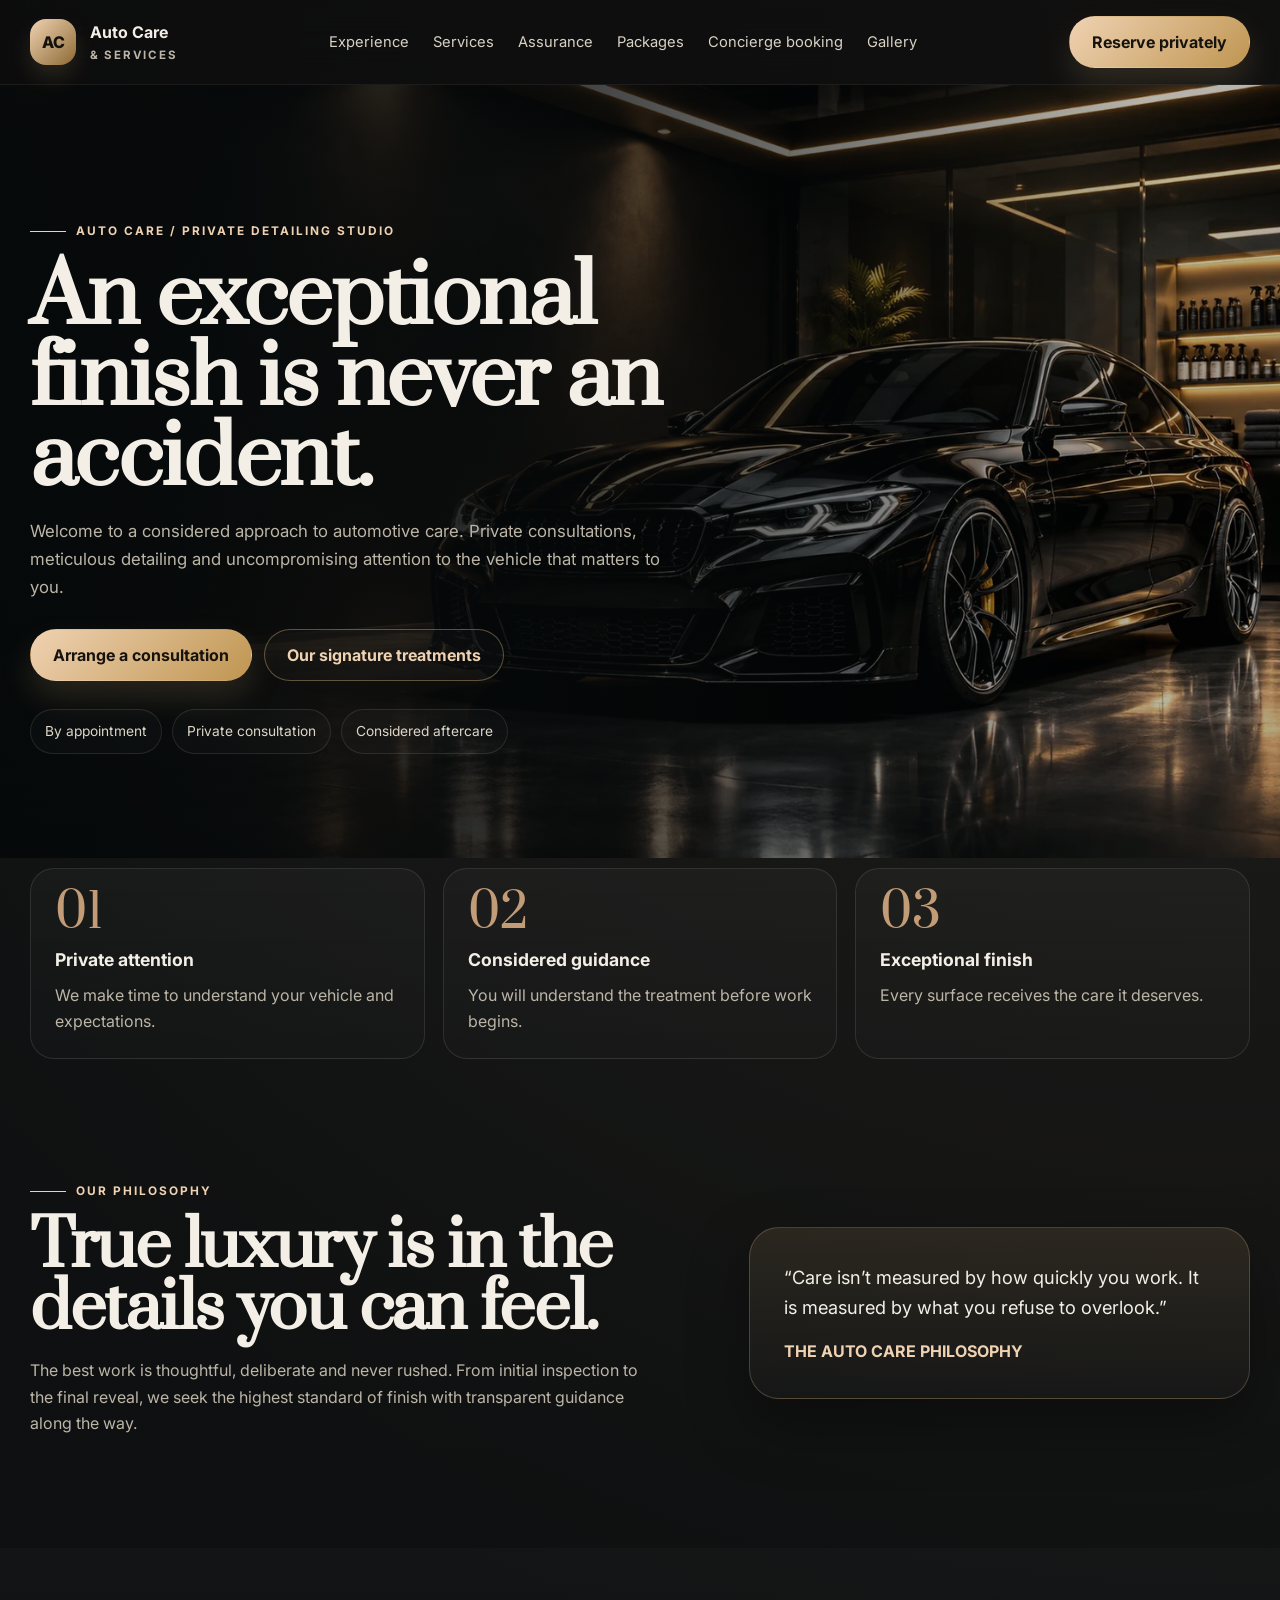
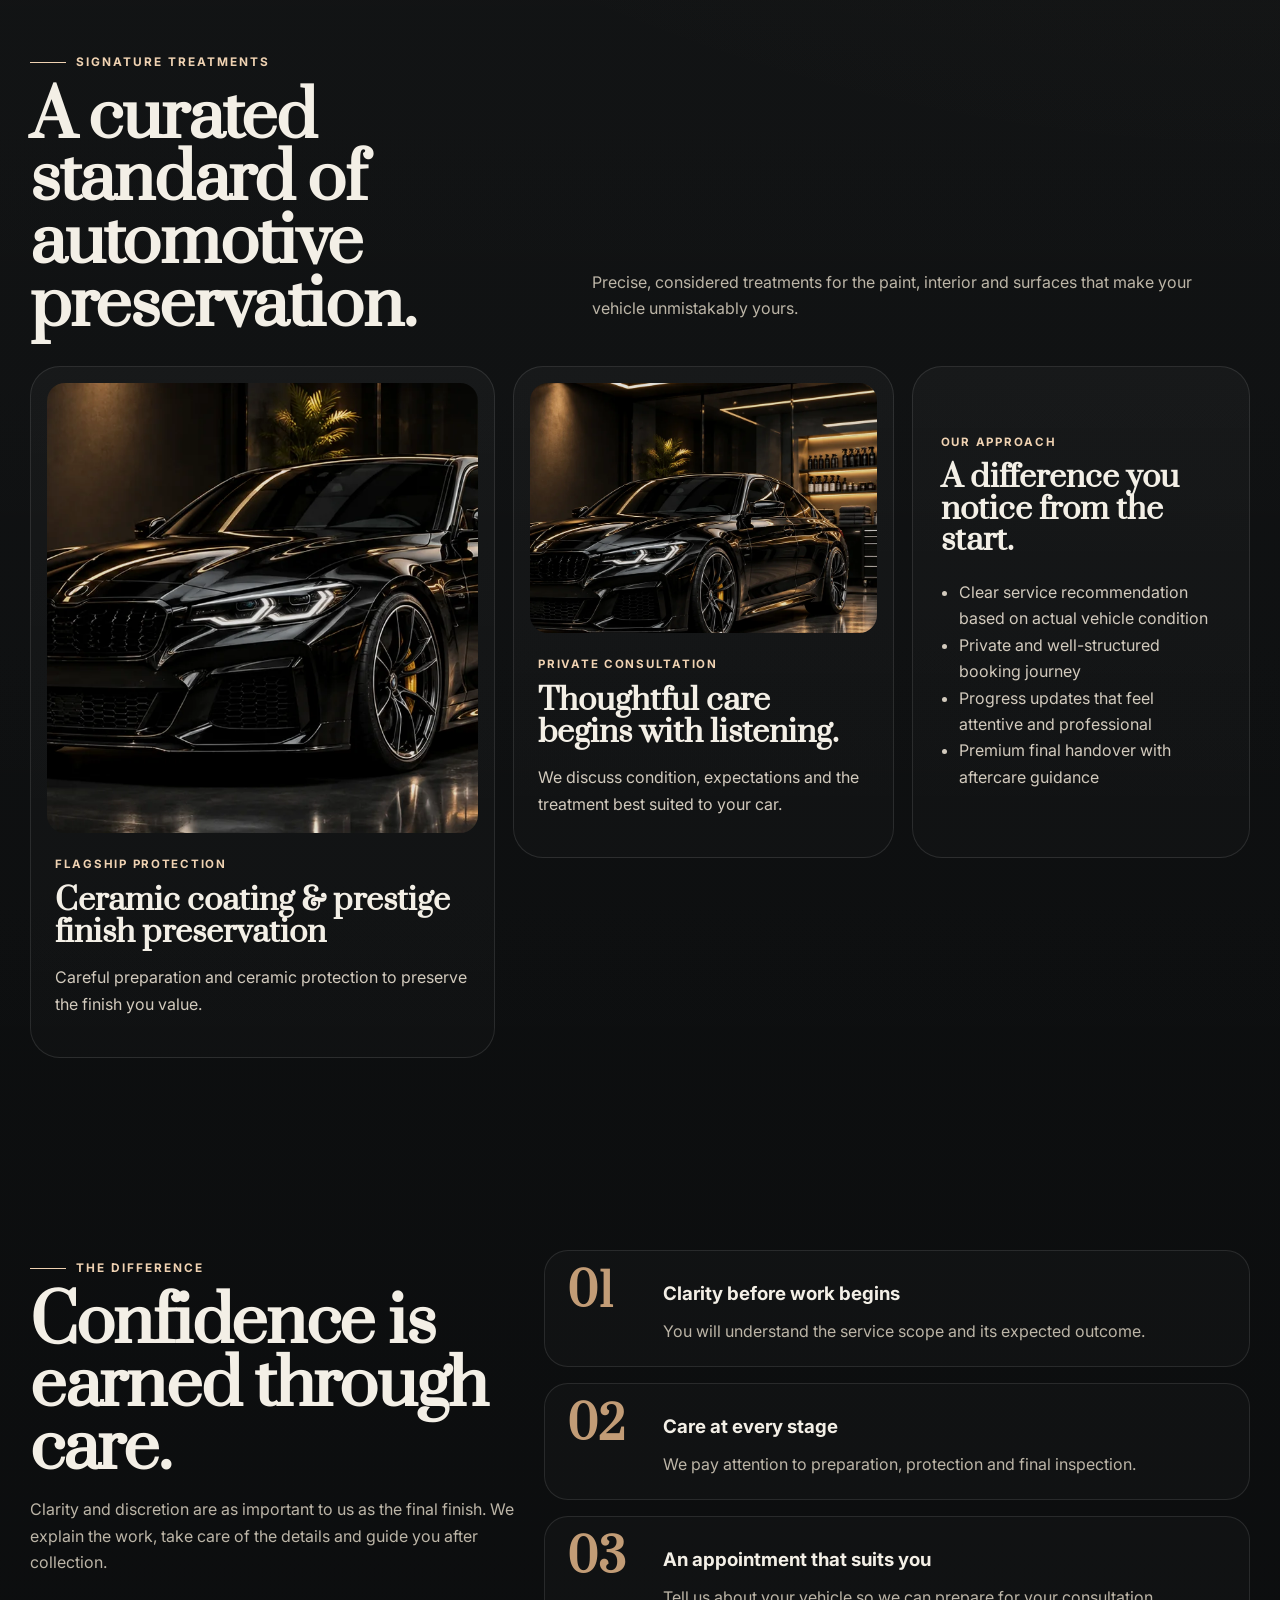
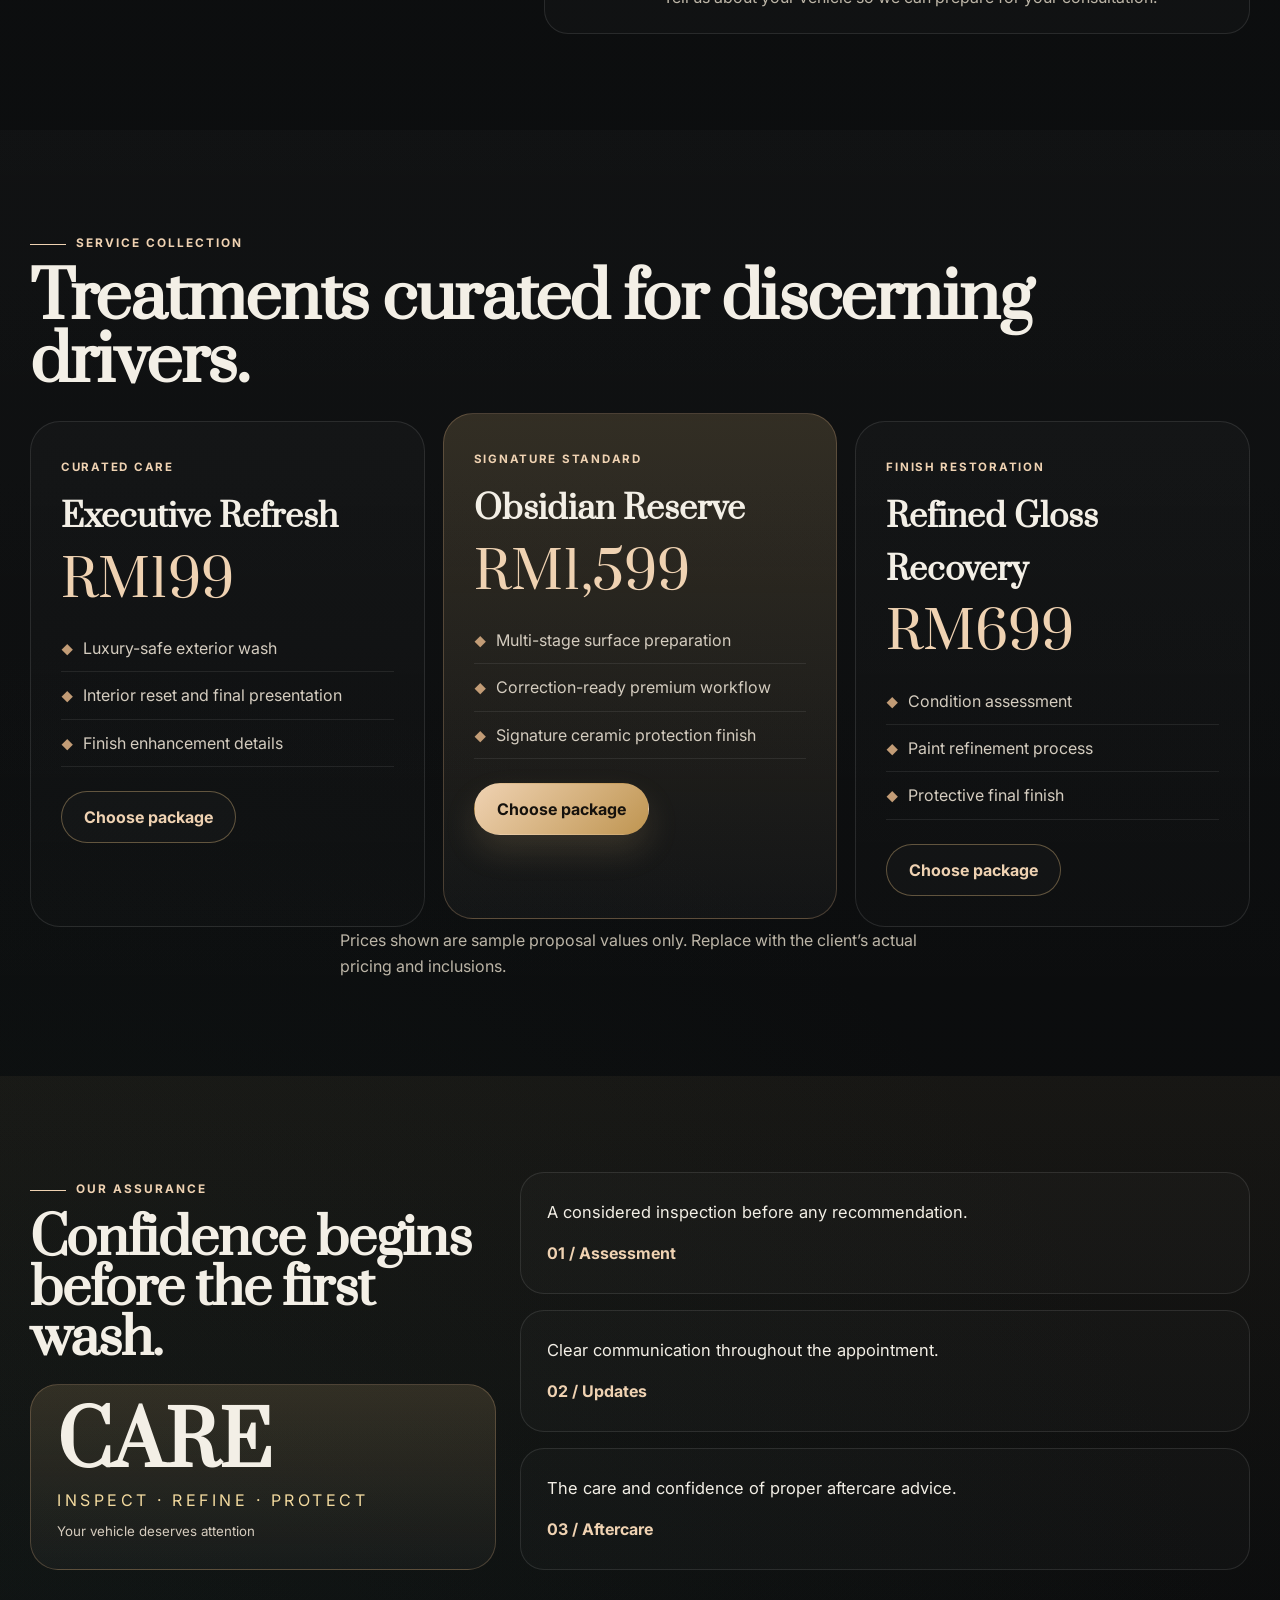
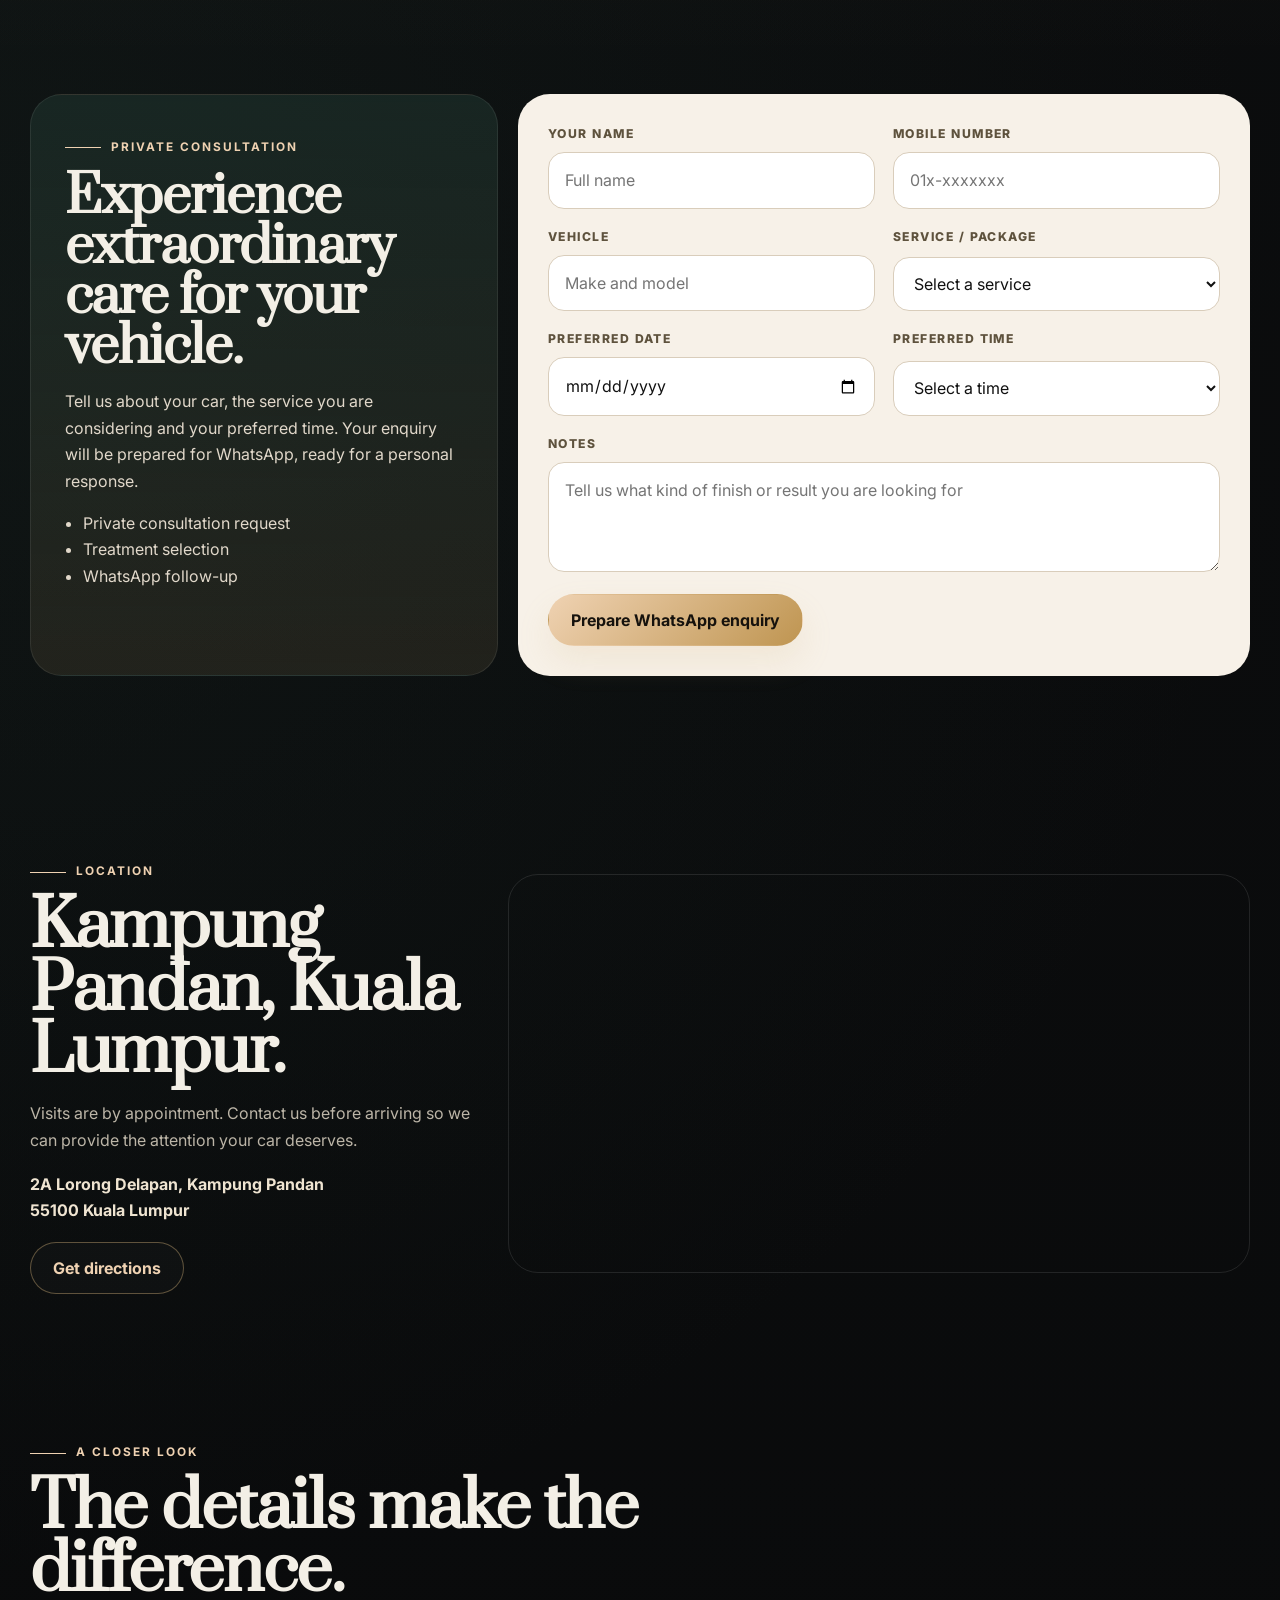
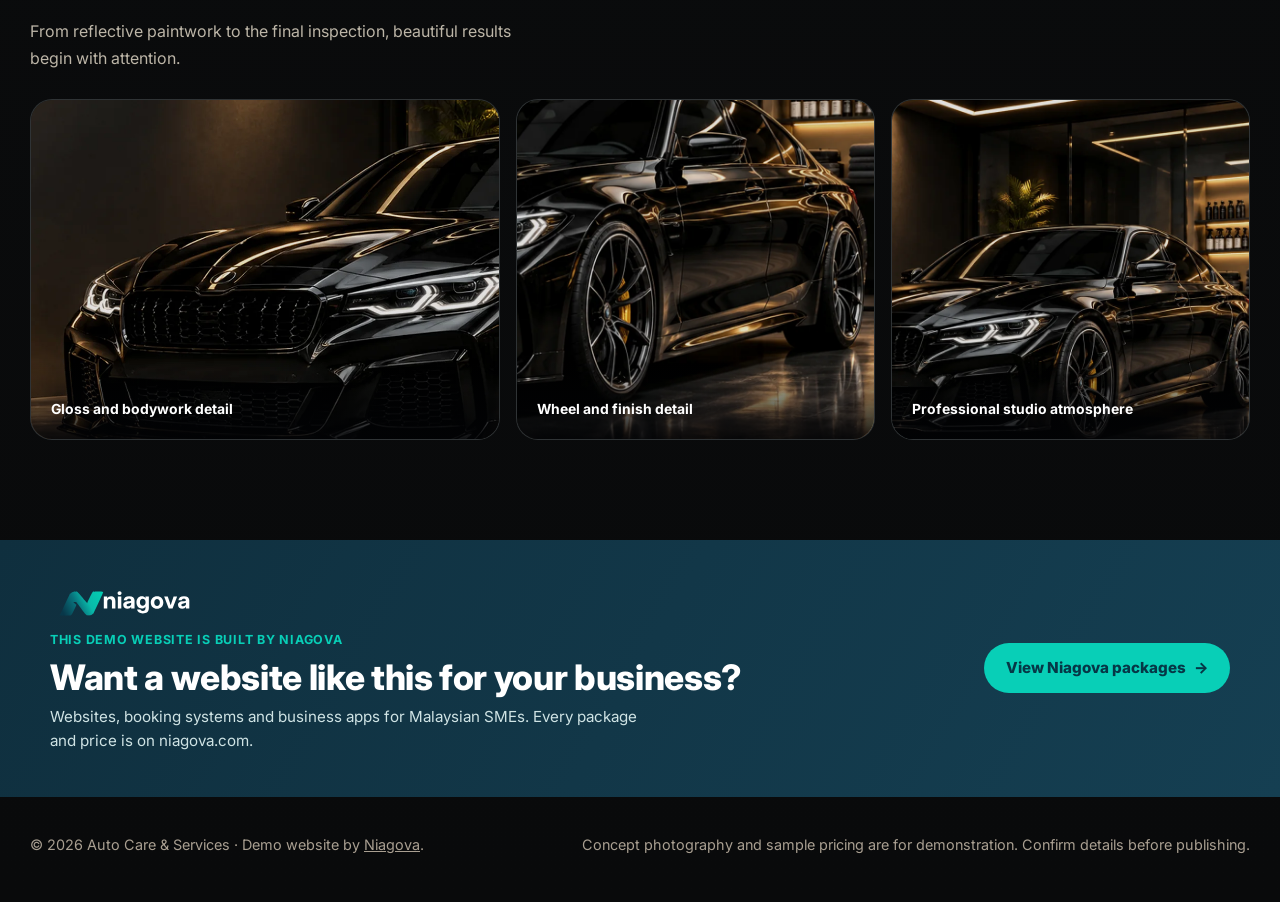
<file: 03-obsidian/index.html>
<!DOCTYPE html>
<html data-brand="Auto Care &amp; Services" data-theme="obsidian" lang="en">
<head>
<meta charset="utf-8"/>
<meta content="width=device-width, initial-scale=1.0" name="viewport"/>
<meta content="#0d0f10" name="theme-color"/>
<meta content="Auto Care &amp; Services — premium car detailing, paint enhancement and ceramic protection in Kuala Lumpur. Explore services and enquire about an appointment." name="description"/>
<meta name="author" content="Niagova">
<title>Auto Care &amp; Services | Private Concierge Detailing &amp; Protection</title>
<link href="https://fonts.googleapis.com" rel="preconnect"/>
<link crossorigin="" href="https://fonts.gstatic.com" rel="preconnect"/>
<link href="https://fonts.googleapis.com/css2?family=Inter:wght@400;500;600;700;800&amp;family=Prata&amp;display=swap" rel="stylesheet"/>
<link href="style.css?v=__BUILD_VERSION__" rel="stylesheet"/>
</head>
<body>
<a class="skip-link" href="#main">Skip to content</a>
<header class="site-header" id="siteHeader">
<div class="container nav-row">
<a aria-label="Auto Care &amp; Services home" class="brand" href="#top">
<span class="brand-mark">AC</span>
<span class="brand-copy">Auto Care <small>&amp; Services</small></span>
</a>
<button aria-controls="navLinks" aria-expanded="false" aria-label="Open navigation" class="menu-toggle" data-menu-toggle="" id="menuToggle">☰</button>
<nav aria-label="Primary navigation" class="nav-links" data-menu="" id="navLinks">
<a href="#story">Experience</a>
<a href="#services">Services</a>
<a href="#assurance">Assurance</a>
<a href="#packages">Packages</a>
<a href="#booking">Concierge booking</a>
<a href="#gallery">Gallery</a></nav>
<a class="btn btn-primary desktop-cta" href="#booking">Reserve privately</a>
</div>
</header>
<main id="main">
<section class="hero" id="top">
<div class="hero-backdrop"></div>
<div class="container hero-grid">
<div class="hero-copy">
<div class="eyebrow">AUTO CARE / PRIVATE DETAILING STUDIO</div>
<h1>An exceptional finish is never an accident.</h1>
<p>Welcome to a considered approach to automotive care. Private consultations, meticulous detailing and uncompromising attention to the vehicle that matters to you.</p>
<div class="hero-actions">
<a class="btn btn-primary" href="#booking">Arrange a consultation</a>
<a class="btn btn-secondary" href="#packages">Our signature treatments</a>
</div>
<div class="hero-signals">
<span>By appointment</span>
<span>Private consultation</span>
<span>Considered aftercare</span>
</div>
</div>
<div class="hero-visual">
<div class="visual-shell">
<img alt="Ultra-premium sports car illustration" decoding="async" loading="eager" src="assets/hero.webp"/>
<div class="floating-insight">
<span class="micro-label">THE AUTO CARE STANDARD</span>
<h2>The ultimate expression of care.</h2>
<p>Discretion, craftsmanship and a finish worthy of the finest vehicles.</p>
</div>
</div>
</div>
</div>
</section>
<section class="intro-band">
<div class="container intro-grid">
<article>
<span class="band-number">01</span>
<h3>Private attention</h3>
<p>We make time to understand your vehicle and expectations.</p>
</article>
<article>
<span class="band-number">02</span>
<h3>Considered guidance</h3>
<p>You will understand the treatment before work begins.</p>
</article>
<article>
<span class="band-number">03</span>
<h3>Exceptional finish</h3>
<p>Every surface receives the care it deserves.</p>
</article>
</div>
</section>
<section class="section" id="story">
<div class="container split-layout">
<div class="section-copy-block">
<div class="eyebrow">OUR PHILOSOPHY</div>
<h2>True luxury is in the details you can feel.</h2>
<p>The best work is thoughtful, deliberate and never rushed. From initial inspection to the final reveal, we seek the highest standard of finish with transparent guidance along the way.</p>
</div>
<div class="quote-card">
<p>“Care isn’t measured by how quickly you work. It is measured by what you refuse to overlook.”</p>
<strong>THE AUTO CARE PHILOSOPHY</strong>
</div>
</div>
</section>
<section class="section section-panel" id="services">
<div class="container section-head">
<div>
<div class="eyebrow">SIGNATURE TREATMENTS</div>
<h2>A curated standard of automotive preservation.</h2>
</div>
<p class="section-note">Precise, considered treatments for the paint, interior and surfaces that make your vehicle unmistakably yours.</p>
</div>
<div class="container service-grid">
<article class="service-card feature">
<div class="service-media"><img alt="Luxury protection shield illustration" decoding="async" loading="lazy" src="assets/coating.webp"/></div>
<div class="service-body">
<span class="tag">Flagship protection</span>
<h3>Ceramic coating &amp; prestige finish preservation</h3>
<p>Careful preparation and ceramic protection to preserve the finish you value.</p>
</div>
</article>
<article class="service-card">
<div class="service-media"><img alt="Concierge service interface illustration" decoding="async" loading="lazy" src="assets/studio.webp"/></div>
<div class="service-body">
<span class="tag">PRIVATE CONSULTATION</span>
<h3>Thoughtful care begins with listening.</h3>
<p>We discuss condition, expectations and the treatment best suited to your car.</p>
</div>
</article>
<article class="service-card text-only">
<span class="tag">OUR APPROACH</span>
<h3>A difference you notice from the start.</h3>
<ul>
<li>Clear service recommendation based on actual vehicle condition</li>
<li>Private and well-structured booking journey</li>
<li>Progress updates that feel attentive and professional</li>
<li>Premium final handover with aftercare guidance</li>
</ul>
</article>
</div>
</section>
<section class="section" id="assurance">
<div class="container assurance-grid">
<div class="assurance-copy">
<div class="eyebrow">THE DIFFERENCE</div>
<h2>Confidence is earned through care.</h2>
<p>Clarity and discretion are as important to us as the final finish. We explain the work, take care of the details and guide you after collection.</p>
</div>
<div class="assurance-points">
<article>
<strong>01</strong>
<div><h3>Clarity before work begins</h3><p>You will understand the service scope and its expected outcome.</p></div>
</article>
<article>
<strong>02</strong>
<div><h3>Care at every stage</h3><p>We pay attention to preparation, protection and final inspection.</p></div>
</article>
<article>
<strong>03</strong>
<div><h3>An appointment that suits you</h3><p>Tell us about your vehicle so we can prepare for your consultation.</p></div>
</article>
</div>
</div>
</section>
<section class="section section-panel" id="packages">
<div class="container section-head compact">
<div>
<div class="eyebrow">SERVICE COLLECTION</div>
<h2>Treatments curated for discerning drivers.</h2>
</div>
</div>
<div class="container package-grid">
<article class="package-card">
<span class="plan-label">Curated care</span>
<h3>Executive Refresh</h3>
<div class="price">RM199</div>
<ul>
<li>Luxury-safe exterior wash</li>
<li>Interior reset and final presentation</li>
<li>Finish enhancement details</li>
</ul>
<button class="btn btn-secondary package-select" data-select-service="Executive Refresh" type="button">Choose package</button>
</article>
<article class="package-card featured">
<span class="plan-label">Signature standard</span>
<h3>Obsidian Reserve</h3>
<div class="price">RM1,599</div>
<ul>
<li>Multi-stage surface preparation</li>
<li>Correction-ready premium workflow</li>
<li>Signature ceramic protection finish</li>
</ul>
<button class="btn btn-primary package-select" data-select-service="Obsidian Reserve" type="button">Choose package</button>
</article>
<article class="package-card">
<span class="plan-label">Finish restoration</span>
<h3>Refined Gloss Recovery</h3>
<div class="price">RM699</div>
<ul>
<li>Condition assessment</li>
<li>Paint refinement process</li>
<li>Protective final finish</li>
</ul>
<button class="btn btn-secondary package-select" data-select-service="Refined Gloss Recovery" type="button">Choose package</button>
</article>
</div>
<div class="container package-note">Prices shown are sample proposal values only. Replace with the client’s actual pricing and inclusions.</div>
</section>
<section class="section reviews">
<div class="container review-grid">
<div class="review-side">
<div class="eyebrow">OUR ASSURANCE</div>
<h2>Confidence begins before the first wash.</h2>
<div class="rating-panel">
<strong>CARE</strong>
<span>INSPECT · REFINE · PROTECT</span>
<small>Your vehicle deserves attention</small>
</div>
</div>
<div class="review-list">
<article>
<p>A considered inspection before any recommendation.</p>
<strong>01 / Assessment</strong>
</article>
<article>
<p>Clear communication throughout the appointment.</p>
<strong>02 / Updates</strong>
</article>
<article>
<p>The care and confidence of proper aftercare advice.</p>
<strong>03 / Aftercare</strong>
</article>
</div>
</div>
</section>
<section class="section booking-section" id="booking">
<div class="container booking-shell">
<div class="booking-copy">
<div class="eyebrow">Private consultation</div>
<h2>Experience extraordinary care for your vehicle.</h2>
<p>Tell us about your car, the service you are considering and your preferred time. Your enquiry will be prepared for WhatsApp, ready for a personal response.</p>
<ul>
<li>Private consultation request</li>
<li>Treatment selection</li>
<li>WhatsApp follow-up</li>
</ul>
</div>
<form class="booking-form" data-booking-form="" id="conciergeForm">
<div class="form-grid">
<label><span>Your name</span><input name="name" placeholder="Full name" required="" type="text"/></label>
<label><span>Mobile number</span><input name="phone" placeholder="01x-xxxxxxx" required="" type="tel"/></label>
<label><span>Vehicle</span><input name="vehicle" placeholder="Make and model" required="" type="text"/></label>
<label><span>Service / package</span><select data-service="" id="serviceField" name="service" required=""><option value="">Select a service</option><option>Executive Refresh</option><option>Refined Gloss Recovery</option><option>Obsidian Reserve</option><option>Interior Luxe Reset</option><option>Ceramic Coating Consultation</option></select></label>
<label><span>Preferred date</span><input data-date="" id="dateField" name="date" required="" type="date"/></label>
<label><span>Preferred time</span><select name="time" required=""><option value="">Select a time</option><option>9:00 AM</option><option>11:00 AM</option><option>2:00 PM</option><option>4:00 PM</option></select></label>
<label class="full"><span>Notes</span><textarea name="notes" placeholder="Tell us what kind of finish or result you are looking for"></textarea></label>
</div>
<div class="form-actions">
<button class="btn btn-primary" type="submit">Prepare WhatsApp enquiry</button>
<span aria-live="polite" class="form-status" data-form-status="" id="formStatus"></span><a data-wa-backup="" hidden="True" href="#booking" rel="noopener" target="_blank">Open WhatsApp enquiry</a>
</div>
</form>
</div>
</section>
<section class="section location-section">
<div class="container location-grid">
<div>
<div class="eyebrow">Location</div>
<h2>Kampung Pandan, Kuala Lumpur.</h2>
<p>Visits are by appointment. Contact us before arriving so we can provide the attention your car deserves.</p>
<address>2A Lorong Delapan, Kampung Pandan<br/>55100 Kuala Lumpur</address>
<a class="btn btn-secondary" href="https://www.google.com/maps/dir/?api=1&amp;destination=3.144827966176431,101.74171596840188" rel="noopener" target="_blank">Get directions</a>
</div>
<div class="map-frame">
<iframe allowfullscreen="" loading="lazy" referrerpolicy="no-referrer-when-downgrade" src="https://www.google.com/maps?q=3.144827966176431,101.74171596840188&amp;z=16&amp;output=embed" title="Map to Auto Care &amp; Services"></iframe>
</div>
</div>
</section>
</main>
<section class="section image-gallery-section" id="gallery"><div class="container"><div class="eyebrow">A CLOSER LOOK</div><h2 class="gallery-title">The details make the difference.</h2><p class="gallery-subtitle">From reflective paintwork to the final inspection, beautiful results begin with attention.</p><div class="gallery-grid"><figure class="gallery-card"><img alt="Gloss and bodywork detail" decoding="async" loading="lazy" src="assets/paint.webp"/><figcaption>Gloss and bodywork detail</figcaption></figure><figure class="gallery-card"><img alt="Wheel and finish detail" decoding="async" loading="lazy" src="assets/wheel.webp"/><figcaption>Wheel and finish detail</figcaption></figure><figure class="gallery-card"><img alt="Professional studio atmosphere" decoding="async" loading="lazy" src="assets/studio.webp"/><figcaption>Professional studio atmosphere</figcaption></figure></div></div></section>
<section class="niagova-band" aria-labelledby="niagova-title">
  <div class="niagova-band-inner">
    <div>
      <img src="assets/niagova-logo-on-dark.svg" alt="Niagova" width="150" height="36" loading="lazy">
      <p class="niagova-band-kicker">This demo website is built by Niagova</p>
      <h2 id="niagova-title">Want a website like this for your business?</h2>
      <p class="niagova-band-copy">Websites, booking systems and business apps for Malaysian SMEs. Every package and price is on niagova.com.</p>
    </div>
    <a class="niagova-band-cta" href="https://niagova.com/#pricing" target="_blank" rel="noopener">View Niagova packages <span aria-hidden="true">→</span></a>
  </div>
</section>
<footer class="site-footer">
<div class="container footer-row">
<span>© <span data-year="" id="year"></span> Auto Care &amp; Services · Demo website by <a href="https://niagova.com/" target="_blank" rel="noopener">Niagova</a>.</span>
<span>Concept photography and sample pricing are for demonstration. Confirm details before publishing.</span>
</div>
</footer>
<script src="script.js?v=__BUILD_VERSION__"></script>
</body>
</html>
</file>
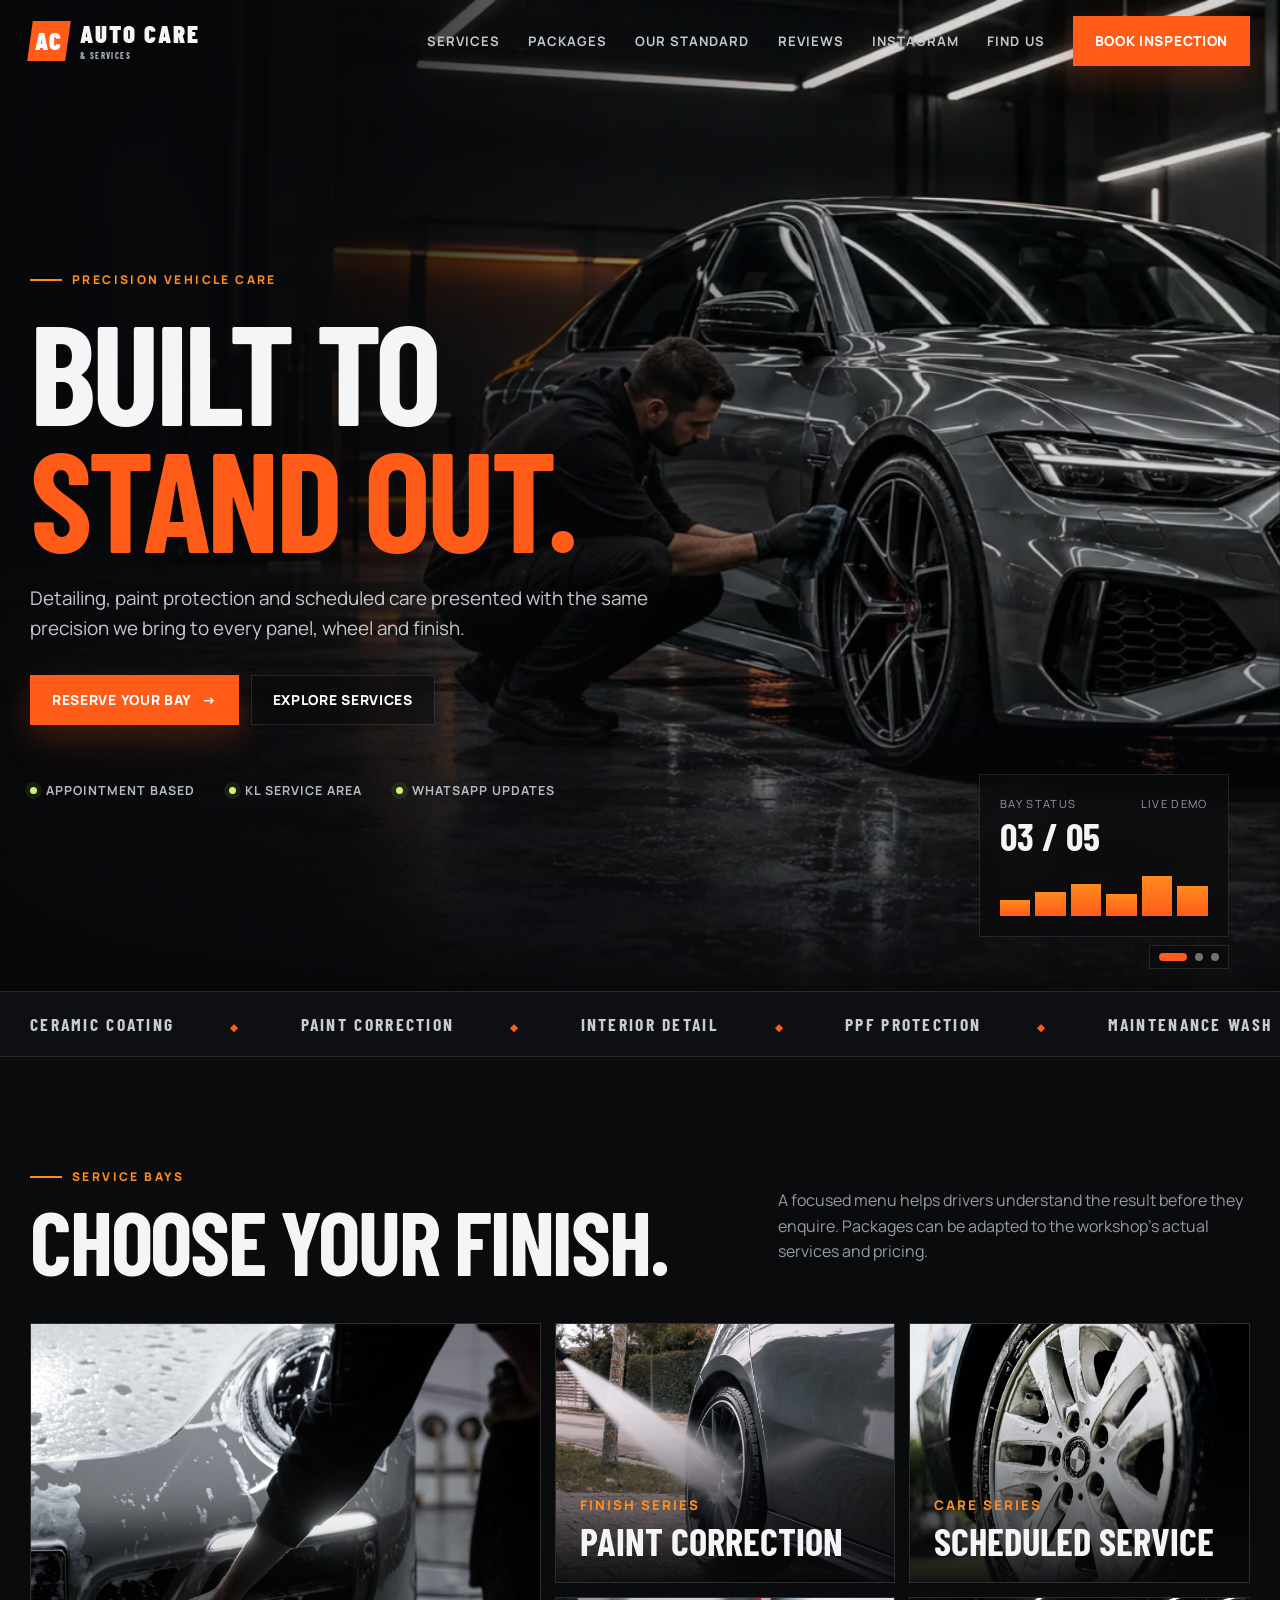
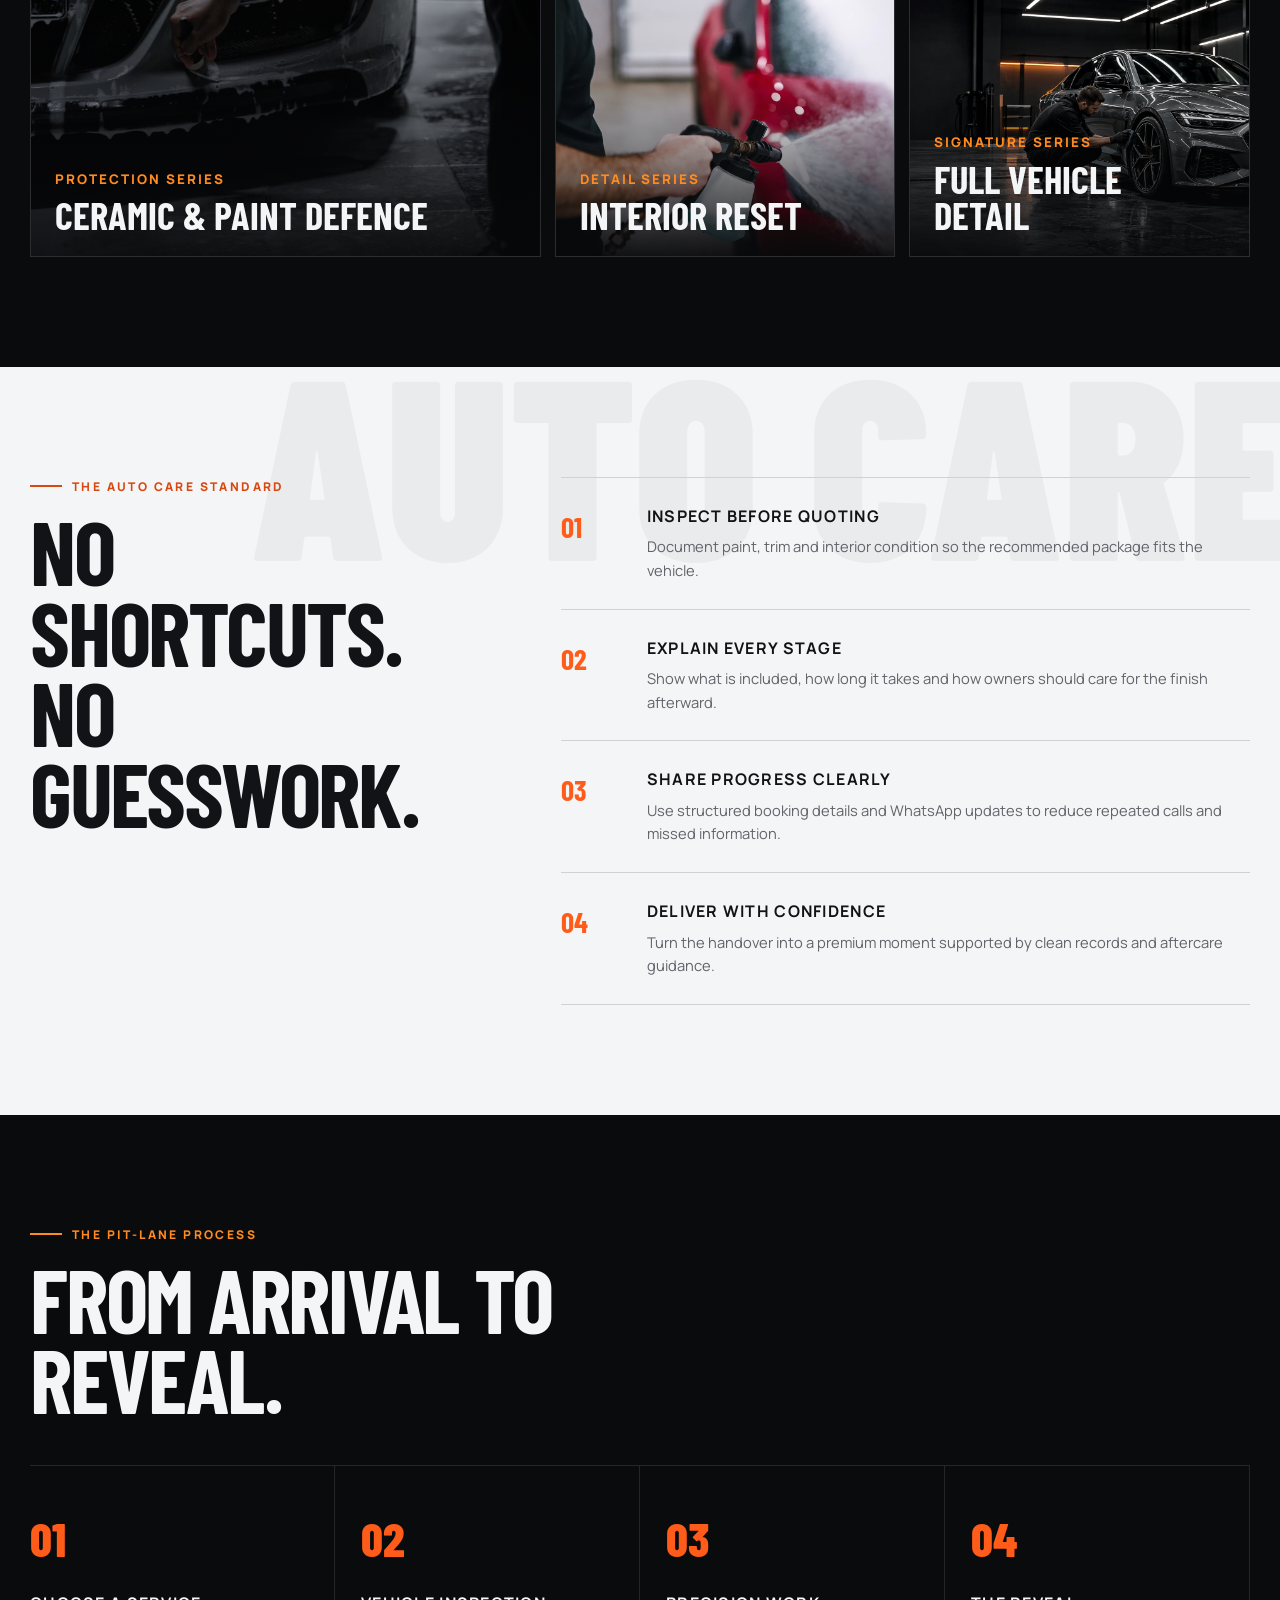
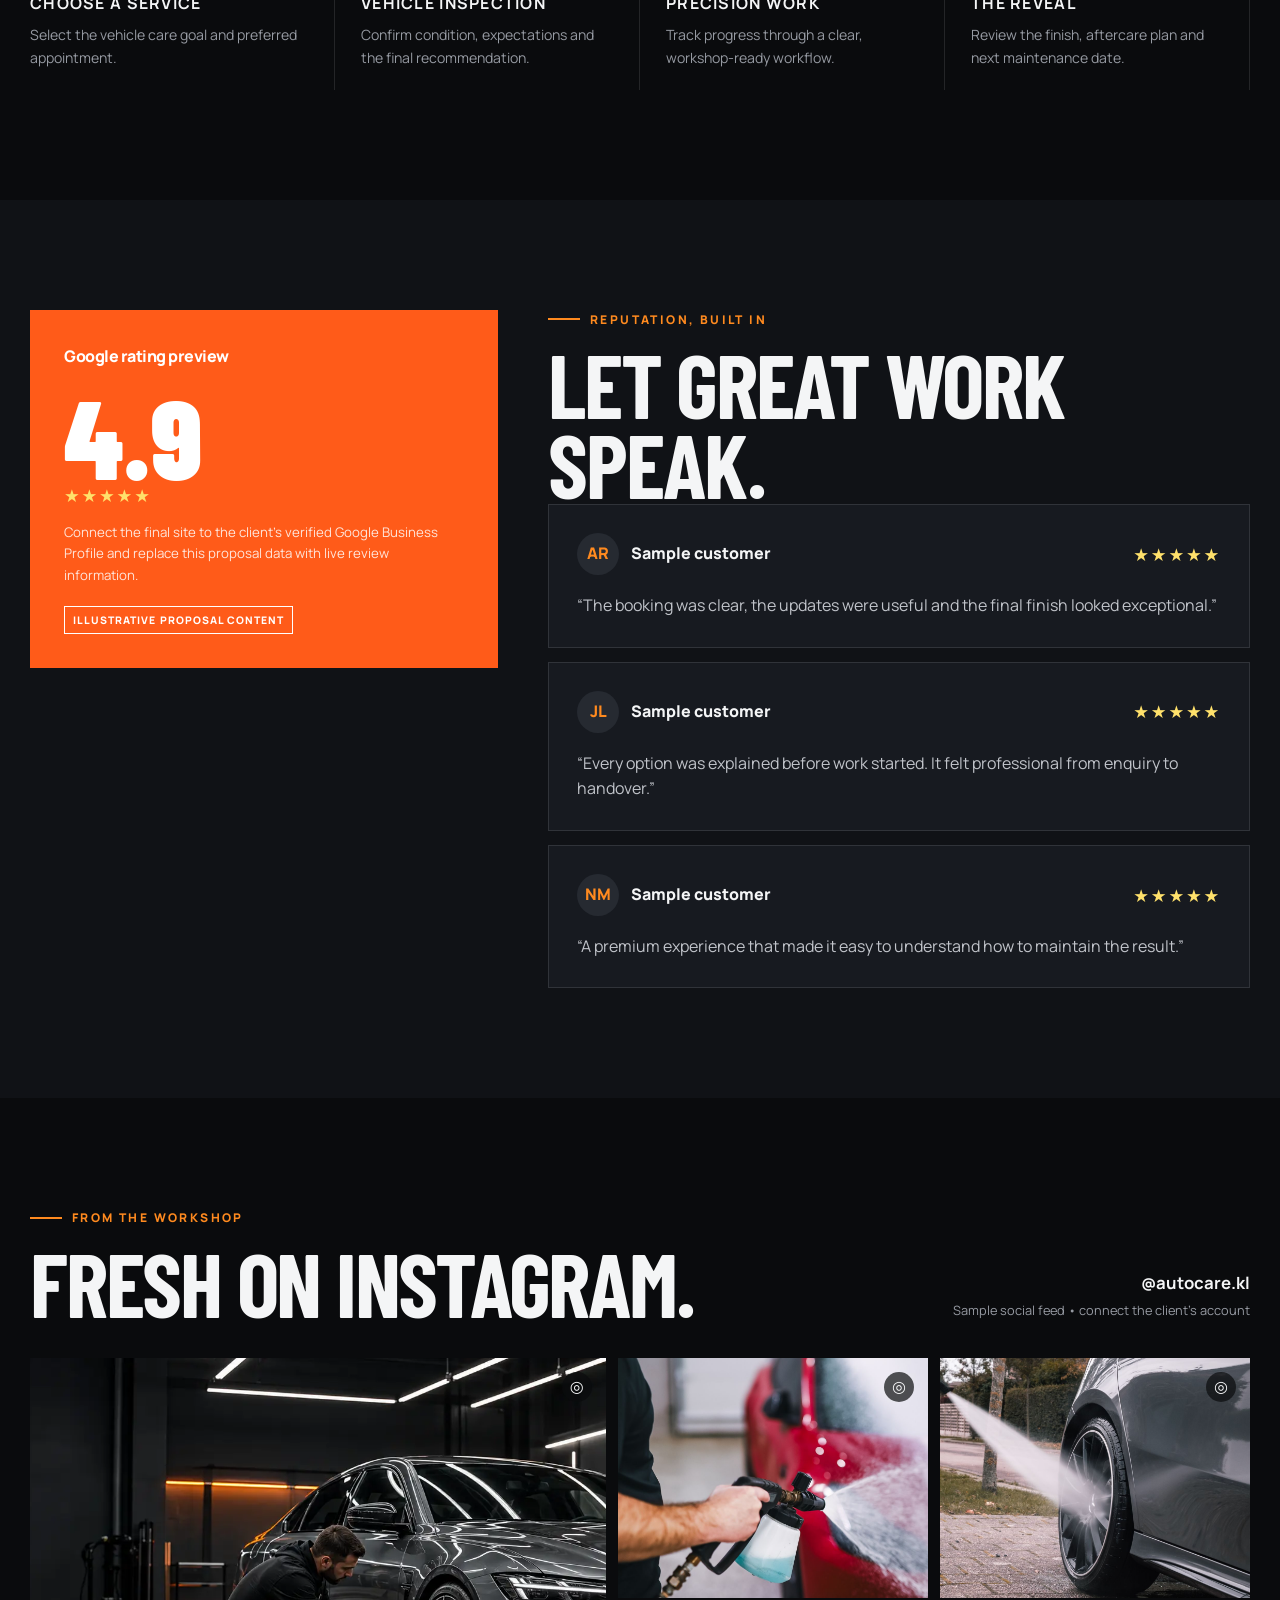
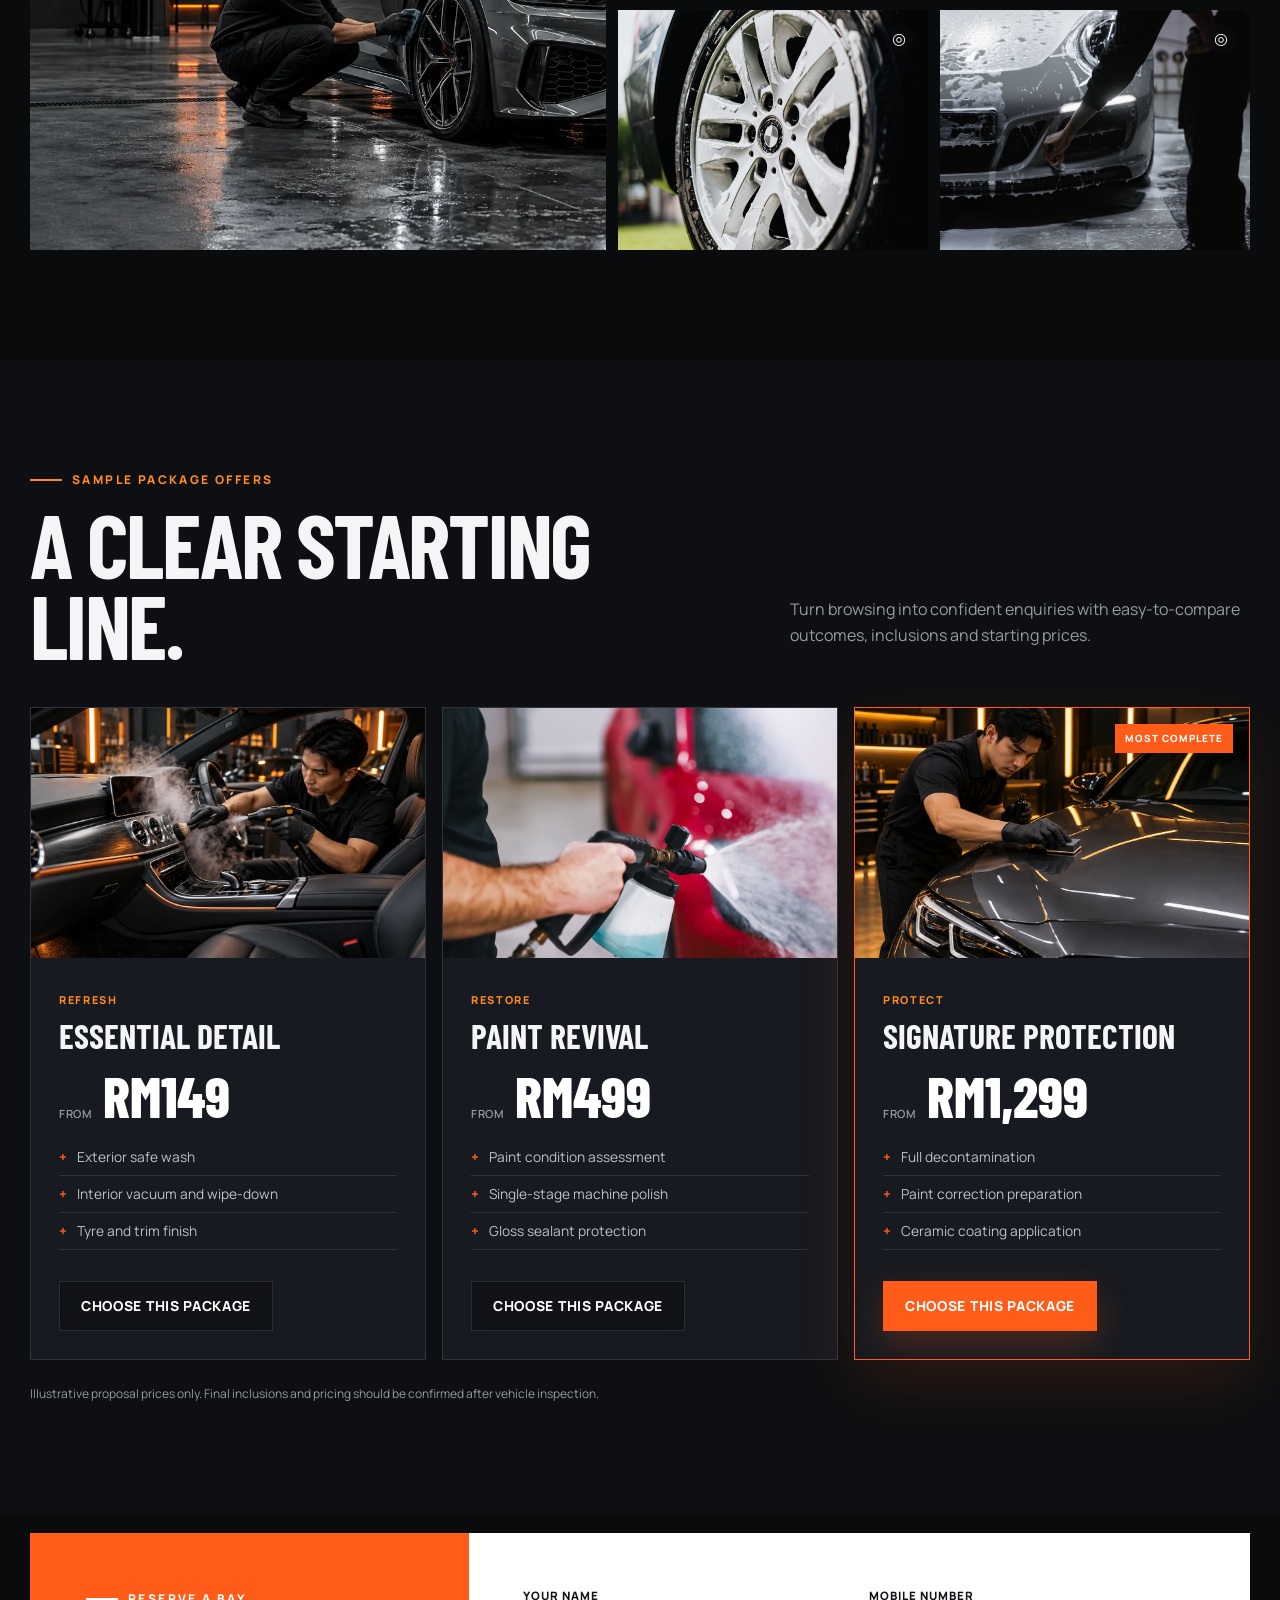
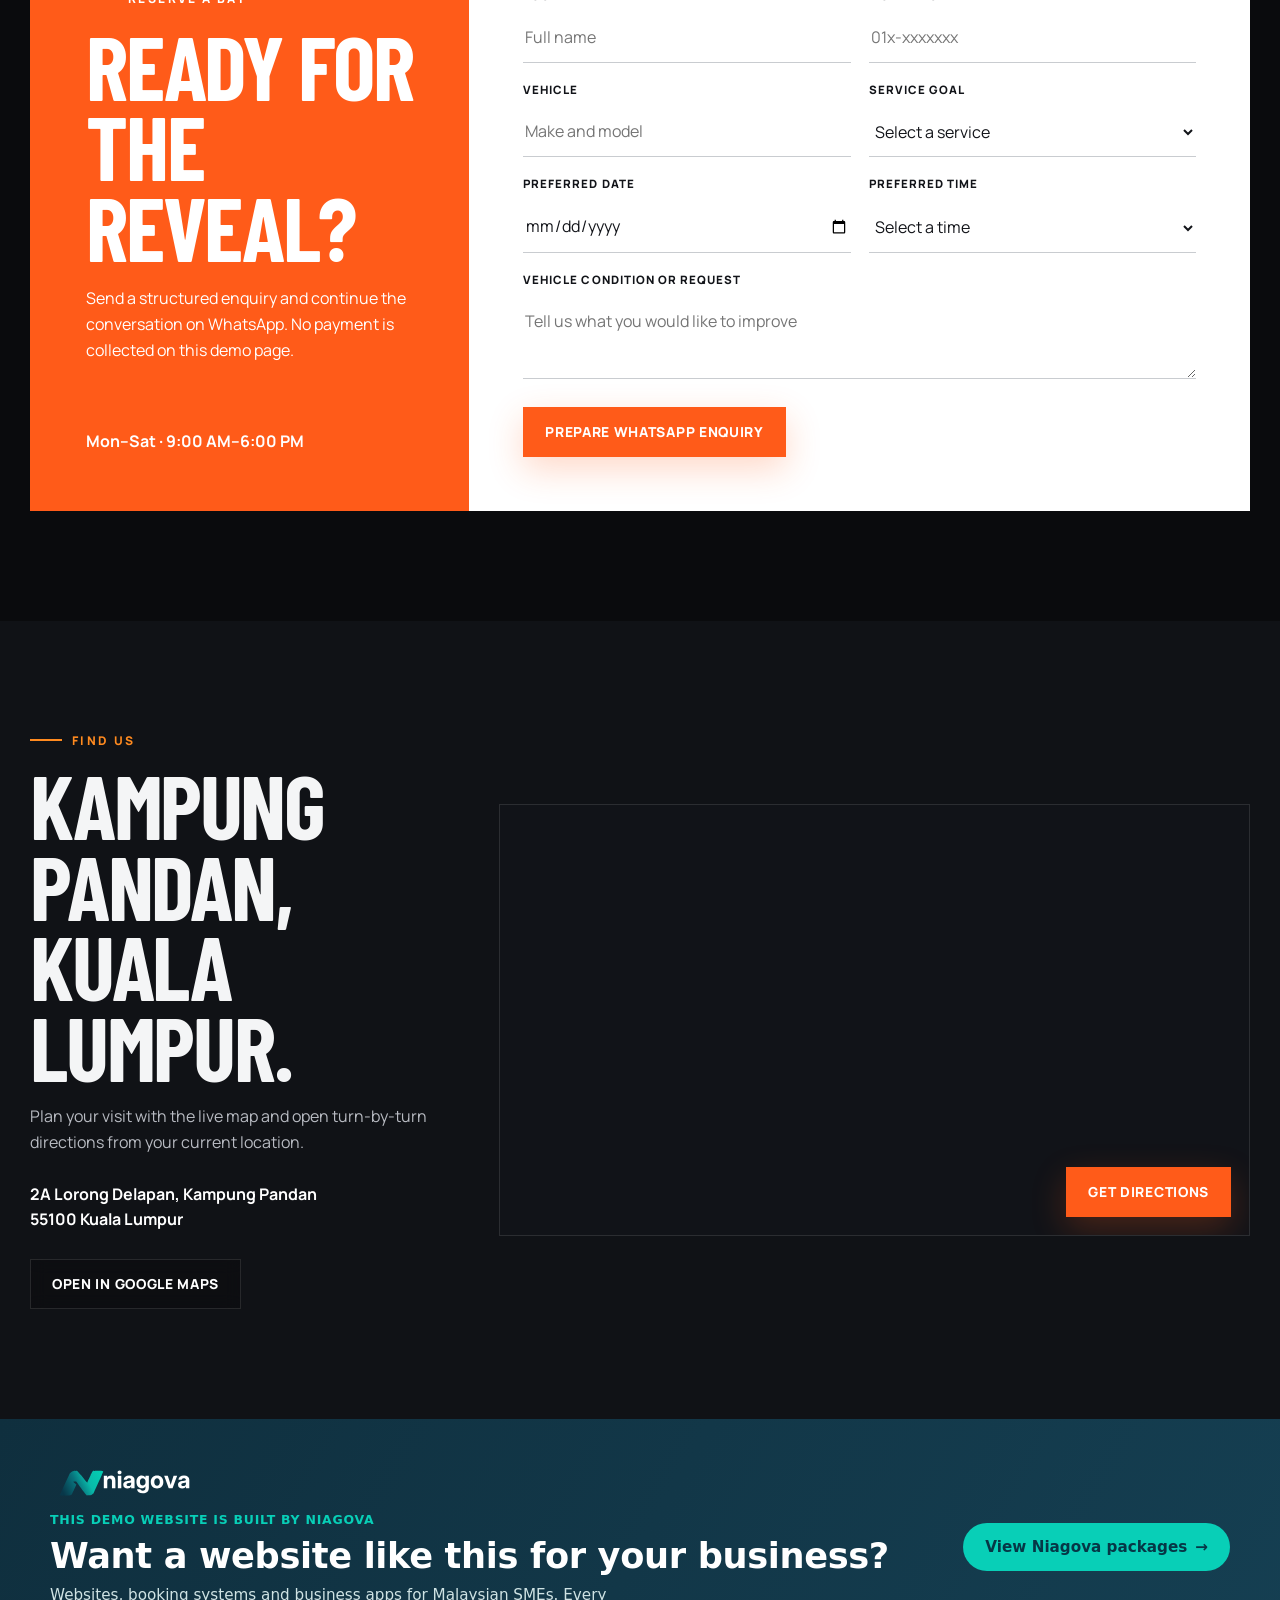
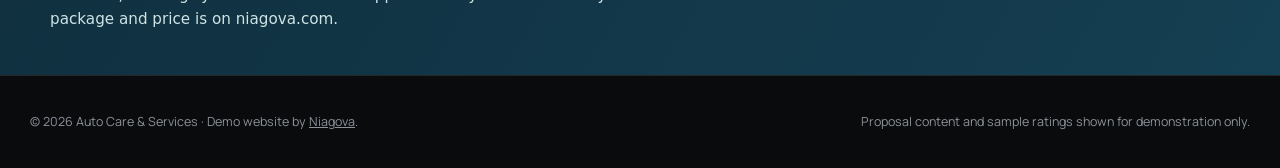
<file: 04-precision/index.html>
<!DOCTYPE html>
<html lang="en">
<head>
  <meta charset="UTF-8">
  <meta name="viewport" content="width=device-width, initial-scale=1.0">
  <meta name="theme-color" content="#0a0b0d">
  <meta name="description" content="Auto Care &amp; Services premium automotive detailing, protection, and service demo website by Niagova.">
  <meta name="author" content="Niagova">
  <title>Auto Care &amp; Services | Precision Vehicle Care</title>
  <link rel="preconnect" href="https://fonts.googleapis.com">
  <link rel="preconnect" href="https://fonts.gstatic.com" crossorigin>
  <link href="https://fonts.googleapis.com/css2?family=Barlow+Condensed:wght@600;700;800;900&family=Manrope:wght@400;500;600;700;800&display=swap" rel="stylesheet">
  <link rel="stylesheet" href="style.css?v=__BUILD_VERSION__">
</head>
<body>
  <a class="skip-link" href="#main">Skip to content</a>
  <header class="site-header" id="siteHeader">
    <div class="shell nav">
      <a class="brand" href="#top" aria-label="Auto Care &amp; Services home"><span class="brand-mark"><span>AC</span></span><span class="brand-copy">Auto Care<small>&amp; Services</small></span></a>
      <button class="menu-toggle" id="menuToggle" type="button" aria-expanded="false" aria-controls="navLinks" aria-label="Open navigation">☰</button>
      <nav class="nav-links" id="navLinks" aria-label="Primary navigation">
        <a href="#services">Services</a>
        <a href="#packages">Packages</a>
        <a href="#standard">Our standard</a>
        <a href="#reviews">Reviews</a>
        <a href="#social">Instagram</a>
        <a href="#location">Find us</a>
        <a class="btn btn-primary" href="#booking">Book inspection</a>
      </nav>
    </div>
  </header>

  <main id="main">
    <section class="hero" id="top">
      <div class="hero-media" id="heroMedia">
        <img class="is-active" src="images/autocare-hero-v2.webp" alt="A detailer finishing a graphite performance car in the Auto Care studio">
        <img src="images/autocare-hero-ceramic-v3.webp" alt="A detailer carefully applying ceramic protection to a graphite car">
        <img src="images/autocare-hero-inspection-v3.webp" alt="A professional inspecting the flawless finish of a white car">
      </div>
      <div class="shell hero-content">
        <div class="hero-copy">
          <div class="kicker">Precision vehicle care</div>
          <h1 class="display">Built to<br><em>stand out.</em></h1>
          <p>Detailing, paint protection and scheduled care presented with the same precision we bring to every panel, wheel and finish.</p>
          <div class="hero-actions">
            <a class="btn btn-primary" href="#booking">Reserve your bay <span aria-hidden="true">→</span></a>
            <a class="btn btn-outline" href="#services">Explore services</a>
          </div>
          <div class="hero-meta">
            <span>Appointment based</span>
            <span>KL service area</span>
            <span>WhatsApp updates</span>
          </div>
        </div>
      </div>
      <div class="hero-dots" id="heroDots" role="group" aria-label="Choose an Auto Care scene"></div>
      <aside class="telemetry" aria-label="Service availability demo">
        <div class="telemetry-top"><span>Bay status</span><span>Live demo</span></div>
        <b>03 / 05</b>
        <div class="bars" aria-hidden="true"><i></i><i></i><i></i><i></i><i></i><i></i></div>
      </aside>
    </section>

    <div class="service-rail" aria-label="Popular services">
      <div class="rail-track" aria-hidden="true">
        <span>Ceramic coating</span><span>Paint correction</span><span>Interior detail</span><span>PPF protection</span><span>Maintenance wash</span>
        <span>Ceramic coating</span><span>Paint correction</span><span>Interior detail</span><span>PPF protection</span><span>Maintenance wash</span>
      </div>
    </div>

    <section id="services">
      <div class="shell">
        <div class="services-head reveal">
          <div><div class="kicker">Service bays</div><h2 class="display section-title">Choose your finish.</h2></div>
          <p class="section-copy">A focused menu helps drivers understand the result before they enquire. Packages can be adapted to the workshop's actual services and pricing.</p>
        </div>
        <div class="service-grid reveal">
          <article class="service-card"><img src="images/studio-service.jpg" alt="Vehicle receiving professional workshop care"><div class="service-card-copy"><small>Protection series</small><h3>Ceramic & paint defence</h3></div></article>
          <article class="service-card"><img src="images/detail-finish.jpg" alt="Detailed vehicle finish"><div class="service-card-copy"><small>Finish series</small><h3>Paint correction</h3></div></article>
          <article class="service-card"><img src="images/workshop-care.jpg" alt="Technician working on a vehicle"><div class="service-card-copy"><small>Care series</small><h3>Scheduled service</h3></div></article>
          <article class="service-card"><img src="images/paint-detail.jpg" alt="Close-up automotive detailing work"><div class="service-card-copy"><small>Detail series</small><h3>Interior reset</h3></div></article>
          <article class="service-card"><img src="images/autocare-hero-v2.webp" alt="Premium detailing studio"><div class="service-card-copy"><small>Signature series</small><h3>Full vehicle detail</h3></div></article>
        </div>
      </div>
    </section>

    <section class="standard" id="standard">
      <div class="shell standard-grid">
        <div class="reveal"><div class="kicker">The Auto Care standard</div><h2 class="display section-title">No shortcuts.<br>No guesswork.</h2></div>
        <div class="standard-list reveal">
          <article class="standard-item"><strong>01</strong><div><h3>Inspect before quoting</h3><p>Document paint, trim and interior condition so the recommended package fits the vehicle.</p></div></article>
          <article class="standard-item"><strong>02</strong><div><h3>Explain every stage</h3><p>Show what is included, how long it takes and how owners should care for the finish afterward.</p></div></article>
          <article class="standard-item"><strong>03</strong><div><h3>Share progress clearly</h3><p>Use structured booking details and WhatsApp updates to reduce repeated calls and missed information.</p></div></article>
          <article class="standard-item"><strong>04</strong><div><h3>Deliver with confidence</h3><p>Turn the handover into a premium moment supported by clean records and aftercare guidance.</p></div></article>
        </div>
      </div>
    </section>

    <section>
      <div class="shell">
        <div class="kicker reveal">The pit-lane process</div>
        <h2 class="display section-title reveal">From arrival to reveal.</h2>
        <div class="process-grid reveal">
          <article class="process-card"><span>01</span><h3>Choose a service</h3><p>Select the vehicle care goal and preferred appointment.</p></article>
          <article class="process-card"><span>02</span><h3>Vehicle inspection</h3><p>Confirm condition, expectations and the final recommendation.</p></article>
          <article class="process-card"><span>03</span><h3>Precision work</h3><p>Track progress through a clear, workshop-ready workflow.</p></article>
          <article class="process-card"><span>04</span><h3>The reveal</h3><p>Review the finish, aftercare plan and next maintenance date.</p></article>
        </div>
      </div>
    </section>

    <section class="reviews" id="reviews">
      <div class="shell review-layout">
        <div class="rating-panel reveal">
          <span class="google-word">Google rating preview</span>
          <strong class="rating-number">4.9</strong>
          <div class="stars" aria-label="4.9 out of 5 stars">★★★★★</div>
          <p>Connect the final site to the client's verified Google Business Profile and replace this proposal data with live review information.</p>
          <span class="demo-label">Illustrative proposal content</span>
        </div>
        <div>
          <div class="kicker reveal">Reputation, built in</div>
          <h2 class="display section-title reveal">Let great work speak.</h2>
          <div class="review-list reveal">
            <article class="review-card"><div class="review-card-top"><div class="reviewer"><span class="avatar">AR</span><span>Sample customer</span></div><span class="stars">★★★★★</span></div><p>“The booking was clear, the updates were useful and the final finish looked exceptional.”</p></article>
            <article class="review-card"><div class="review-card-top"><div class="reviewer"><span class="avatar">JL</span><span>Sample customer</span></div><span class="stars">★★★★★</span></div><p>“Every option was explained before work started. It felt professional from enquiry to handover.”</p></article>
            <article class="review-card"><div class="review-card-top"><div class="reviewer"><span class="avatar">NM</span><span>Sample customer</span></div><span class="stars">★★★★★</span></div><p>“A premium experience that made it easy to understand how to maintain the result.”</p></article>
          </div>
        </div>
      </div>
    </section>

    <section id="social">
      <div class="shell">
        <div class="social-head reveal">
          <div><div class="kicker">From the workshop</div><h2 class="display section-title">Fresh on Instagram.</h2></div>
          <div class="insta-profile"><strong>@autocare.kl</strong><span>Sample social feed • connect the client's account</span></div>
        </div>
        <div class="insta-grid reveal">
          <a class="insta-post" href="#booking" aria-label="View full detail post"><img src="images/autocare-hero-v2.webp" alt="Graphite vehicle in the Auto Care studio"><span class="post-badge" aria-hidden="true">◎</span><span class="post-meta"><span>Full detail reveal</span><span>♡ 248</span></span></a>
          <a class="insta-post" href="#booking" aria-label="View paint correction post"><img src="images/paint-detail.jpg" alt="Paint correction detail"><span class="post-badge" aria-hidden="true">◎</span><span class="post-meta"><span>Paint correction</span><span>♡ 176</span></span></a>
          <a class="insta-post" href="#booking" aria-label="View finish post"><img src="images/detail-finish.jpg" alt="Fresh detailed finish"><span class="post-badge" aria-hidden="true">◎</span><span class="post-meta"><span>Mirror finish</span><span>♡ 201</span></span></a>
          <a class="insta-post" href="#booking" aria-label="View workshop post"><img src="images/workshop-care.jpg" alt="Workshop process"><span class="post-badge" aria-hidden="true">◎</span><span class="post-meta"><span>Behind the bay</span><span>♡ 134</span></span></a>
          <a class="insta-post" href="#booking" aria-label="View studio post"><img src="images/studio-service.jpg" alt="Professional workshop service"><span class="post-badge" aria-hidden="true">◎</span><span class="post-meta"><span>Studio care</span><span>♡ 189</span></span></a>
        </div>
      </div>
    </section>

    <section class="packages" id="packages">
      <div class="shell">
        <div class="packages-head">
          <div><div class="kicker">Sample package offers</div><h2 class="display section-title">A clear starting line.</h2></div>
          <p class="section-copy">Turn browsing into confident enquiries with easy-to-compare outcomes, inclusions and starting prices.</p>
        </div>
        <div class="package-grid">
          <article class="package-card">
            <div class="package-photo"><img src="images/autocare-interior-package-v2.webp" alt="Technician professionally detailing a vehicle interior" loading="lazy"></div>
            <div class="package-body"><span class="package-label">Refresh</span><h3 class="package-name">Essential Detail</h3><div class="package-price"><small>From</small> RM149</div><ul class="package-list"><li>Exterior safe wash</li><li>Interior vacuum and wipe-down</li><li>Tyre and trim finish</li></ul><a class="btn btn-outline" href="#booking" data-select-service="Interior detail">Choose this package</a></div>
          </article>
          <article class="package-card">
            <div class="package-photo"><img src="images/paint-detail.jpg" alt="Paintwork receiving a professional correction treatment" loading="lazy"></div>
            <div class="package-body"><span class="package-label">Restore</span><h3 class="package-name">Paint Revival</h3><div class="package-price"><small>From</small> RM499</div><ul class="package-list"><li>Paint condition assessment</li><li>Single-stage machine polish</li><li>Gloss sealant protection</li></ul><a class="btn btn-outline" href="#booking" data-select-service="Paint correction">Choose this package</a></div>
          </article>
          <article class="package-card featured">
            <div class="package-photo"><img src="images/autocare-ceramic-package-v2.webp" alt="Ceramic coating applied to a graphite vehicle" loading="lazy"></div>
            <div class="package-body"><span class="package-label">Protect</span><h3 class="package-name">Signature Protection</h3><div class="package-price"><small>From</small> RM1,299</div><ul class="package-list"><li>Full decontamination</li><li>Paint correction preparation</li><li>Ceramic coating application</li></ul><a class="btn btn-primary" href="#booking" data-select-service="Ceramic coating">Choose this package</a></div>
          </article>
        </div>
        <p class="price-note">Illustrative proposal prices only. Final inclusions and pricing should be confirmed after vehicle inspection.</p>
      </div>
    </section>

    <section class="booking" id="booking">
      <div class="shell booking-panel reveal">
        <div class="booking-intro">
          <div><div class="kicker" style="color:#fff">Reserve a bay</div><h2 class="display">Ready for the reveal?</h2><p>Send a structured enquiry and continue the conversation on WhatsApp. No payment is collected on this demo page.</p></div>
          <strong>Mon–Sat · 9:00 AM–6:00 PM</strong>
        </div>
        <form class="booking-form" id="quoteForm">
          <div class="form-grid">
            <div class="field"><label for="name">Your name</label><input id="name" name="name" required autocomplete="name" placeholder="Full name"></div>
            <div class="field"><label for="phone">Mobile number</label><input id="phone" name="phone" required autocomplete="tel" placeholder="01x-xxxxxxx"></div>
            <div class="field"><label for="vehicle">Vehicle</label><input id="vehicle" name="vehicle" required placeholder="Make and model"></div>
            <div class="field"><label for="service">Service goal</label><select id="service" name="service" required><option value="">Select a service</option><option>Ceramic coating</option><option>Paint correction</option><option>Full vehicle detail</option><option>Interior detail</option><option>Scheduled maintenance</option></select></div>
            <div class="field"><label for="date">Preferred date</label><input id="date" name="date" type="date" required></div>
            <div class="field"><label for="time">Preferred time</label><select id="time" name="time" required><option value="">Select a time</option><option>9:00 AM</option><option>11:00 AM</option><option>2:00 PM</option><option>4:00 PM</option></select></div>
            <div class="field full"><label for="notes">Vehicle condition or request</label><textarea id="notes" name="notes" placeholder="Tell us what you would like to improve"></textarea></div>
          </div>
          <div class="form-actions"><button class="btn btn-primary" type="submit">Prepare WhatsApp enquiry</button><span class="form-status" id="formStatus" role="status"></span></div>
        </form>
      </div>
    </section>

    <section class="location" id="location" aria-labelledby="autocare-location-title">
      <div class="shell location-grid">
        <div class="location-copy reveal">
          <div class="kicker">Find us</div>
          <h2 class="display section-title" id="autocare-location-title">Kampung Pandan, Kuala Lumpur.</h2>
          <p>Plan your visit with the live map and open turn-by-turn directions from your current location.</p>
          <address class="location-address">2A Lorong Delapan, Kampung Pandan<br>55100 Kuala Lumpur</address>
          <a class="btn btn-outline" href="https://www.google.com/maps/search/?api=1&amp;query=3.144827966176431%2C101.74171596840188" target="_blank" rel="noopener">Open in Google Maps</a>
        </div>
        <div class="location-map reveal">
          <iframe title="Map to Auto Care &amp; Services in Kampung Pandan, Kuala Lumpur" src="https://www.google.com/maps?q=3.144827966176431,101.74171596840188&amp;z=16&amp;output=embed" loading="lazy" referrerpolicy="no-referrer-when-downgrade" allowfullscreen></iframe>
          <a class="btn btn-primary" href="https://www.google.com/maps/dir/?api=1&amp;destination=3.144827966176431%2C101.74171596840188" target="_blank" rel="noopener">Get directions</a>
        </div>
      </div>
    </section>

  </main>

<section class="niagova-band" aria-labelledby="niagova-title">
  <div class="niagova-band-inner">
    <div>
      <img src="images/niagova-logo-on-dark.svg" alt="Niagova" width="150" height="36" loading="lazy">
      <p class="niagova-band-kicker">This demo website is built by Niagova</p>
      <h2 id="niagova-title">Want a website like this for your business?</h2>
      <p class="niagova-band-copy">Websites, booking systems and business apps for Malaysian SMEs. Every package and price is on niagova.com.</p>
    </div>
    <a class="niagova-band-cta" href="https://niagova.com/#pricing" target="_blank" rel="noopener">View Niagova packages <span aria-hidden="true">→</span></a>
  </div>
</section>

  <footer>
    <div class="shell footer-row"><span>© <span id="year"></span> Auto Care &amp; Services · Demo website by <a href="https://niagova.com/" target="_blank" rel="noopener">Niagova</a>.</span><span>Proposal content and sample ratings shown for demonstration only.</span></div>
  </footer>

  <script src="script.js?v=__BUILD_VERSION__"></script>
</body>
</html>
</file>
<file: index.css>
:root {
  --bar-bg: #f6f6f3;
  --bar-border: #dedcd5;
  --ink: #17181a;
  --muted: #5a5d63;
  --brand: #17181a;
  --brand-soft: #e8e7e1;
  --accent: #c8a25a;
  --niagova-ink: #063746;
  --niagova-mint: #08cfb7;
  --focus: #7a5a1e;
}

* {
  box-sizing: border-box;
}

html,
body {
  height: 100%;
  margin: 0;
}

/* The preview takes whatever height the bar leaves, so a wrapped bar never leaves a gap. */
body {
  display: flex;
  flex-direction: column;
  height: 100vh;
  height: 100dvh;
  overflow: hidden;
  background: var(--bar-bg);
  color: var(--ink);
  font-family: system-ui, -apple-system, "Segoe UI", sans-serif;
}

button,
a {
  font: inherit;
}

.skip-link {
  position: fixed;
  top: 8px;
  left: 8px;
  z-index: 20;
  padding: 10px 14px;
  border-radius: 8px;
  background: var(--ink);
  color: #fff;
  font-weight: 700;
  transform: translateY(-150%);
  transition: transform 160ms ease;
}

.skip-link:focus {
  transform: translateY(0);
}

.showcase-bar {
  position: relative;
  z-index: 10;
  display: grid;
  flex: none;
  grid-template-columns: minmax(0, 1fr) auto minmax(0, 1fr);
  align-items: center;
  gap: 22px;
  padding: 12px clamp(16px, 3vw, 42px);
  border-bottom: 1px solid var(--bar-border);
  background: var(--bar-bg);
  box-shadow: 0 6px 20px rgba(23, 24, 26, .08);
}

/* Thin progress line while a template loads. */
.showcase-bar::after {
  position: absolute;
  right: 0;
  bottom: -1px;
  left: 0;
  height: 3px;
  background: var(--accent);
  content: "";
  opacity: 0;
  transform: scaleX(0);
  transform-origin: left;
}

.showcase-bar.is-loading::after {
  opacity: 1;
  transform: scaleX(.85);
  transition: transform 1.2s ease-out;
}

.showcase-identity {
  display: flex;
  align-items: center;
  gap: 11px;
  min-width: 0;
}

.showcase-logo {
  flex: none;
  padding-right: 12px;
  border-right: 1px solid var(--bar-border);
  line-height: 0;
}

.showcase-logo img {
  width: 118px;
  height: auto;
}

.showcase-title {
  display: grid;
  min-width: 0;
  line-height: 1.2;
}

.showcase-title strong {
  overflow: hidden;
  font-size: .92rem;
  text-overflow: ellipsis;
  white-space: nowrap;
}

.showcase-title small {
  margin-top: 3px;
  color: var(--muted);
  font-size: .74rem;
}

.template-tabs {
  display: flex;
  gap: 4px;
  padding: 4px;
  border-radius: 999px;
  background: var(--brand-soft);
}

.template-tab {
  min-height: 40px;
  padding: 8px 18px;
  border: 0;
  border-radius: 999px;
  background: transparent;
  color: var(--brand);
  cursor: pointer;
  font-size: .84rem;
  font-weight: 700;
  transition: background 160ms ease, color 160ms ease;
}

.template-tab span {
  margin-right: 4px;
  font-size: .7rem;
  opacity: .7;
}

.template-tab:hover {
  background: rgba(23, 24, 26, .1);
}

.template-tab[aria-pressed="true"] {
  background: var(--brand);
  color: #fff;
}

.showcase-actions {
  display: flex;
  justify-self: end;
  gap: 8px;
}

.view-packages {
  display: inline-flex;
  align-items: center;
  min-height: 42px;
  padding: 8px 18px;
  border-radius: 999px;
  background: var(--niagova-mint);
  color: var(--niagova-ink);
  font-size: .8rem;
  font-weight: 800;
  text-decoration: none;
  white-space: nowrap;
  transition: background 160ms ease;
}

.view-packages:hover {
  background: #2fe0ca;
}

.open-template {
  display: inline-flex;
  align-items: center;
  justify-content: center;
  gap: 7px;
  min-height: 42px;
  padding: 8px 16px;
  border: 1px solid var(--bar-border);
  border-radius: 999px;
  background: #fff;
  color: var(--ink);
  font-size: .8rem;
  font-weight: 700;
  text-decoration: none;
  white-space: nowrap;
  transition: border-color 160ms ease, color 160ms ease;
}

.open-template:hover {
  border-color: var(--brand);
  color: var(--brand);
}

.template-tab:focus-visible,
.open-template:focus-visible,
.view-packages:focus-visible,
.showcase-logo:focus-visible,
.skip-link:focus-visible {
  outline: 3px solid var(--focus);
  outline-offset: 2px;
}

.preview-shell {
  flex: 1;
  min-height: 0;
  background: #fff;
}

#templatePreview {
  display: block;
  width: 100%;
  height: 100%;
  border: 0;
  background: #fff;
}

.no-script {
  position: fixed;
  right: 16px;
  bottom: 16px;
  left: 16px;
  z-index: 30;
  padding: 14px;
  border: 1px solid var(--bar-border);
  border-radius: 10px;
  background: var(--bar-bg);
  line-height: 1.6;
}

.no-script a {
  color: var(--brand);
}

@media (max-width: 1400px) {
  .showcase-bar {
    grid-template-columns: 1fr auto;
    gap: 10px 16px;
    padding-block: 10px;
  }

  .template-tabs {
    grid-column: 1 / -1;
    grid-row: 2;
  }

  .template-tab {
    flex: 1;
  }
}

@media (max-width: 720px) {
  .showcase-title {
    display: none;
  }
}

@media (max-width: 560px) {
  .showcase-bar {
    padding-inline: 12px;
  }

  .showcase-logo {
    padding-right: 0;
    border-right: 0;
  }

  .showcase-logo img {
    width: 104px;
  }

  .open-template {
    width: 42px;
    padding: 0;
  }

  .open-label {
    display: none;
  }

  .template-tab {
    padding-inline: 8px;
  }

  .template-tab span {
    display: none;
  }
}

@media (prefers-reduced-motion: reduce) {
  *,
  *::before,
  *::after {
    transition-duration: .01ms !important;
  }
}
</file>
<file: 01-monarch/style.css>
:root {
  --bg: #0d0d0f;
  --bg-2: #111215;
  --panel: #17191d;
  --line: rgba(255,255,255,.11);
  --text: #f7f2ea;
  --muted: #b7b1a8;
  --gold: #d6af69;
  --gold-2: #f1d8a4;
  --shadow: 0 20px 55px rgba(0,0,0,.35);
  --radius: 28px;
  --max: 1200px;
  --serif: "Cormorant Garamond", Georgia, serif;
  --sans: "Inter", system-ui, sans-serif;
}
*{box-sizing:border-box} html{scroll-behavior:smooth} body{margin:0;font-family:var(--sans);background:radial-gradient(circle at top right, rgba(214,175,105,.11), transparent 30%),linear-gradient(180deg,#111214 0%,#09090b 100%);color:var(--text);line-height:1.6} a{color:inherit;text-decoration:none} img{display:block;width:100%} button,input,select,textarea{font:inherit} button{cursor:pointer} :focus-visible{outline:3px solid var(--gold-2);outline-offset:4px}
.skip-link{position:fixed;top:-60px;left:16px;z-index:200;background:#fff;color:#111;padding:10px 14px;border-radius:10px}.skip-link:focus{top:16px}.container{width:min(calc(100% - 40px), var(--max));margin:0 auto}.site-header{position:sticky;top:0;z-index:100;backdrop-filter:blur(18px);background:rgba(9,9,11,.66);border-bottom:1px solid rgba(255,255,255,.06)}.nav-wrap{display:flex;align-items:center;justify-content:space-between;min-height:84px;gap:20px}.brand{display:flex;align-items:center;gap:14px}.brand-mark{width:44px;height:44px;display:grid;place-items:center;border-radius:14px;background:linear-gradient(135deg,var(--gold),#8d6b2e);color:#101012;font-weight:800}.brand-copy{display:grid;font-weight:700;letter-spacing:.03em}.brand-copy small{color:var(--muted);font-size:.72rem;text-transform:uppercase;letter-spacing:.12em}.nav-menu{display:flex;align-items:center;gap:28px}.nav-menu>a:not(.btn){color:#d4cdbf;font-size:.92rem}.nav-menu>a:not(.btn):hover{color:var(--gold-2)}.nav-toggle{display:none;border:1px solid var(--line);background:transparent;color:#fff;width:44px;height:44px;border-radius:12px}.btn{display:inline-flex;align-items:center;justify-content:center;min-height:50px;padding:0 22px;border-radius:999px;border:1px solid transparent;font-weight:700;transition:.25s ease}.btn:hover{transform:translateY(-2px)}.btn-solid{background:linear-gradient(135deg,var(--gold-2),#b38741);color:#17120c;box-shadow:0 15px 30px rgba(214,175,105,.16)}.btn-outline{border-color:rgba(214,175,105,.45);color:var(--gold-2);background:rgba(255,255,255,.02)}.eyebrow{color:var(--gold-2);text-transform:uppercase;letter-spacing:.18em;font-size:.74rem;font-weight:700;display:flex;align-items:center;gap:10px}.eyebrow::before{content:"";width:34px;height:1px;background:currentColor}.hero{padding:72px 0 34px}.hero-grid{display:grid;grid-template-columns:1.05fr .95fr;gap:34px;align-items:center}.hero-copy h1,.section h2,.cta-wrap h2,.location-grid h2{font-family:var(--serif);line-height:.96;letter-spacing:-.02em}.hero-copy h1{margin:18px 0 22px;font-size:clamp(3.5rem,7vw,6.6rem);max-width:10ch}.hero-copy p{color:var(--muted);font-size:1.05rem;max-width:58ch}.hero-actions{display:flex;flex-wrap:wrap;gap:12px;margin-top:28px}.hero-points{display:grid;gap:10px;padding:0;margin:30px 0 0;list-style:none;color:#ddd3c4}.hero-points li::before{content:"◆";color:var(--gold);margin-right:10px}.hero-metrics{display:grid;grid-template-columns:repeat(3,1fr);gap:14px;margin-top:32px}.hero-metrics article{padding:18px;border:1px solid var(--line);border-radius:20px;background:linear-gradient(180deg, rgba(255,255,255,.03), rgba(255,255,255,.01))}.hero-metrics strong{display:block;font-size:1.55rem;color:var(--gold-2)}.hero-metrics span{color:#c4bdaf;font-size:.86rem}.hero-card{position:relative;overflow:hidden;border-radius:36px;padding:14px;background:linear-gradient(180deg, rgba(214,175,105,.15), rgba(255,255,255,.03));box-shadow:var(--shadow)}.hero-card-panel{position:absolute;left:28px;right:28px;bottom:28px;padding:22px;border-radius:24px;background:rgba(11,11,13,.78);border:1px solid rgba(255,255,255,.08);backdrop-filter:blur(16px)}.panel-label{color:var(--gold-2);font-size:.78rem;text-transform:uppercase;letter-spacing:.14em;font-weight:700}.hero-card-panel h2{margin:10px 0 10px;font-size:clamp(1.8rem,3vw,2.7rem);font-family:var(--serif)}.hero-card-panel p{margin:0;color:#d0cabf}.cred-bar{padding:28px 0 12px}.cred-grid{display:grid;grid-template-columns:1.2fr .6fr .6fr;gap:18px}.cred-grid>div{padding:22px;border:1px solid var(--line);border-radius:24px;background:rgba(255,255,255,.02)}.mini-label{color:var(--gold-2);text-transform:uppercase;font-weight:700;letter-spacing:.15em;font-size:.72rem}.big-number{font-family:var(--serif);font-size:3.2rem;color:var(--gold);line-height:1}.section{padding:94px 0}.section-head{display:grid;grid-template-columns:.95fr 1.05fr;gap:28px;align-items:end;margin-bottom:28px}.section-head.compact{grid-template-columns:1fr}.section h2{margin:14px 0 0;font-size:clamp(2.6rem,5vw,4.4rem)}.section-copy{color:var(--muted);max-width:62ch}.service-grid{display:grid;grid-template-columns:1.15fr .95fr .8fr;gap:18px;align-items:stretch}.service-card{border:1px solid var(--line);border-radius:28px;overflow:hidden;background:linear-gradient(180deg, rgba(255,255,255,.03), rgba(255,255,255,.01))}.service-card.feature{grid-row:span 2}.service-visual{padding:16px}.service-body{padding:0 22px 24px}.service-tag{display:inline-flex;margin-bottom:10px;color:var(--gold-2);font-size:.72rem;text-transform:uppercase;font-weight:700;letter-spacing:.15em}.service-body h3,.text-card h3{margin:0 0 12px;font-size:1.8rem;font-family:var(--serif);line-height:1.03}.service-body p,.text-card li{color:#cfc6b8}.text-card{padding:28px;display:flex;flex-direction:column;justify-content:center}.text-card ul{padding-left:18px;margin:10px 0 0}.surface{background:linear-gradient(180deg, rgba(214,175,105,.08), rgba(255,255,255,0))}.experience-grid{display:grid;grid-template-columns:.85fr 1.15fr;gap:24px;align-items:start}.experience-copy p{color:var(--muted)}.steps{display:grid;gap:16px}.steps article{display:grid;grid-template-columns:86px 1fr;gap:18px;padding:22px;border:1px solid var(--line);border-radius:24px;background:rgba(255,255,255,.02)}.steps span{font-family:var(--serif);font-size:3rem;color:var(--gold);line-height:.9}.steps h3{margin:6px 0 8px}.steps p{margin:0;color:#c8c0b3}.package-grid{display:grid;grid-template-columns:repeat(3,1fr);gap:18px}.package-card{padding:30px;border:1px solid var(--line);border-radius:28px;background:linear-gradient(180deg, rgba(255,255,255,.025), rgba(255,255,255,.01))}.package-card.featured{background:linear-gradient(180deg, rgba(214,175,105,.18), rgba(255,255,255,.03));transform:translateY(-8px)}.plan-kicker{color:var(--gold-2);text-transform:uppercase;font-size:.72rem;font-weight:700;letter-spacing:.15em}.package-card h3{margin:12px 0 10px;font-family:var(--serif);font-size:2rem}.price{font-size:3rem;font-family:var(--serif);color:var(--gold-2);line-height:1}.package-card ul{padding:0;list-style:none;margin:20px 0 26px}.package-card li{padding:10px 0;border-bottom:1px solid rgba(255,255,255,.08);color:#d2cabd}.package-card li::before{content:"+";color:var(--gold);margin-right:9px;font-weight:700}.note{padding-top:18px;color:var(--muted);font-size:.9rem}.reviews{background:linear-gradient(180deg, rgba(255,255,255,.02), rgba(255,255,255,0))}.review-layout{display:grid;grid-template-columns:.85fr 1.15fr;gap:24px}.review-intro p{color:var(--muted);max-width:42ch}.rating-box{margin-top:22px;padding:26px;border-radius:28px;background:linear-gradient(180deg, rgba(214,175,105,.18), rgba(255,255,255,.03));border:1px solid rgba(214,175,105,.25)}.rating-box strong{display:block;font-family:var(--serif);font-size:4rem;line-height:.9}.rating-box span{display:block;margin-top:8px;color:#f7df9c;letter-spacing:.28em}.rating-box small{display:block;margin-top:8px;color:#d6cebf}.review-list{display:grid;gap:16px}.review-list article{padding:26px;border:1px solid var(--line);border-radius:24px;background:rgba(255,255,255,.02)}.review-list p{margin:0 0 14px;font-size:1.05rem}.review-list strong{color:var(--gold-2);font-size:.92rem}.booking-section{padding-top:30px}.booking-grid{display:grid;grid-template-columns:.78fr 1.22fr;gap:20px;align-items:stretch}.booking-copy{padding:34px;border-radius:30px;background:linear-gradient(180deg, rgba(214,175,105,.16), rgba(255,255,255,.02));border:1px solid rgba(214,175,105,.25)}.booking-copy h2{margin:14px 0;font-size:clamp(2.4rem,4vw,4rem)}.booking-copy p,.booking-copy li{color:#dfd6c8}.booking-points{padding-left:18px}.booking-form{padding:30px;border-radius:30px;background:#f8f3ea;color:#131314}.field-grid{display:grid;grid-template-columns:1fr 1fr;gap:18px}label{display:grid;gap:8px}label span{font-size:.78rem;text-transform:uppercase;letter-spacing:.12em;font-weight:700;color:#5c513d}input,select,textarea{width:100%;padding:14px 16px;border-radius:16px;border:1px solid #d7cdbd;background:#fff;color:#111}textarea{min-height:110px;resize:vertical}label.full{grid-column:1 / -1}.form-actions{display:flex;flex-wrap:wrap;gap:14px;align-items:center;margin-top:22px}.form-status{color:#675221;font-size:.9rem;font-weight:600}.location-grid{display:grid;grid-template-columns:.74fr 1.26fr;gap:24px;align-items:center}.location-grid p{color:var(--muted)}address{font-style:normal;font-weight:600;margin:20px 0;color:#efe5d5}.map-card{min-height:380px;border-radius:28px;overflow:hidden;border:1px solid var(--line)}.map-card iframe{width:100%;min-height:380px;border:0}.cta-band{padding-top:34px}.cta-wrap{display:grid;grid-template-columns:1fr auto;gap:18px;align-items:center;padding:28px;border-radius:30px;background:linear-gradient(135deg, rgba(214,175,105,.17), rgba(255,255,255,.03));border:1px solid rgba(214,175,105,.25)}.floating-wa{position:fixed;right:20px;bottom:20px;width:74px;height:74px;border-radius:999px;display:grid;place-items:center;z-index:80;background:linear-gradient(135deg,var(--gold-2),#b88e46);color:#15100c;font-weight:800;box-shadow:0 16px 30px rgba(0,0,0,.28)}.site-footer{padding:34px 0 46px}.footer-row{display:flex;justify-content:space-between;gap:20px;color:#a99f90;font-size:.9rem}@media (max-width:980px){.nav-toggle{display:grid;place-items:center}.nav-menu{position:fixed;inset:84px 20px auto;display:grid;gap:8px;padding:18px;border-radius:20px;background:#121316;border:1px solid var(--line);transform:translateY(-150%);transition:.28s ease}.nav-menu.open{transform:none}.hero-grid,.section-head,.cred-grid,.service-grid,.experience-grid,.package-grid,.review-layout,.booking-grid,.location-grid,.cta-wrap{grid-template-columns:1fr}.service-card.feature{grid-row:auto}.hero-metrics{grid-template-columns:1fr}}@media (max-width:640px){.container{width:min(calc(100% - 26px), var(--max))}.hero{padding-top:44px}.section{padding:72px 0}.field-grid{grid-template-columns:1fr}label.full{grid-column:auto}.footer-row{display:grid}.floating-wa{width:62px;height:62px;font-size:.92rem}}@media (prefers-reduced-motion: reduce){html{scroll-behavior:auto}*,*::before,*::after{transition-duration:.01ms !important;animation-duration:.01ms !important;animation-iteration-count:1 !important}}


/* Local photographic assets and refinements */
.image-gallery-section{padding-top:45px;padding-bottom:100px}
.gallery-title{font-family:var(--title, var(--serif, var(--font-title, Georgia, serif)));font-size:clamp(2.5rem,4.5vw,4.5rem);line-height:1.08;max-width:18ch;margin:18px 0 14px}
.gallery-subtitle{color:var(--muted);max-width:50ch;margin-bottom:28px}
.gallery-grid{display:grid;grid-template-columns:1.18fr .9fr .9fr;gap:16px}
.gallery-card{position:relative;margin:0;overflow:hidden;border-radius:22px;min-height:300px;border:1px solid var(--line);background:var(--panel, #16181a)}
.gallery-card img{display:block;width:100%;height:100%;min-height:300px;object-fit:cover;transition:transform .7s ease}
.gallery-card:hover img{transform:scale(1.05)}
.gallery-card figcaption{position:absolute;inset:auto 0 0;padding:38px 20px 18px;color:#fff;background:linear-gradient(0deg,rgba(2,3,5,.9),transparent);font-size:.87rem;font-weight:700}
[data-wa-backup]:not([hidden]){display:inline-block;padding:8px 0;font-size:.84rem;font-weight:700;text-decoration:underline}
@media(max-width:760px){.gallery-grid{grid-template-columns:1fr}.gallery-card,.gallery-card img{min-height:240px}}

.hero-card img{height:650px;object-fit:cover;object-position:61% center;border-radius:25px}
.hero-card-panel{bottom:28px}
.hero-copy h1{font-size:clamp(3.8rem,6vw,6.1rem)}
.hero-metrics strong{font-size:1.1rem;letter-spacing:.07em}
.review-list p{font-family:var(--serif);font-size:1.5rem;line-height:1.2}
.service-visual img{height:220px;object-fit:cover;border-radius:16px}
.service-card.feature .service-visual img{height:450px}
@media(max-width:980px){.hero-card img{height:470px}.service-card.feature .service-visual img{height:250px}}

/* Niagova promotion band: the same on every demo template, in Niagova's own colours. */
.niagova-band { padding: 44px 16px; background: linear-gradient(120deg, #0f2f3e, #153f52); color: #fff; font-family: Inter, system-ui, -apple-system, "Segoe UI", sans-serif; }
.niagova-band-inner { display: grid; grid-template-columns: minmax(0, 1fr) auto; gap: 32px; align-items: center; max-width: 1180px; margin-inline: auto; }
.niagova-band img { display: block; width: 150px; height: auto; margin-bottom: 14px; }
.niagova-band-kicker { margin: 0 0 6px; color: #08cfb7; font-size: .78rem; font-weight: 700; letter-spacing: .06em; text-transform: uppercase; }
.niagova-band h2 { max-width: none; margin: 0 0 8px; color: #fff; font-family: inherit; font-size: clamp(1.5rem, 3.4vw, 2.2rem); font-weight: 800; letter-spacing: -.01em; line-height: 1.15; }
.niagova-band-copy { max-width: 60ch; margin: 0; color: #cfe3e4; font-size: .95rem; line-height: 1.55; }
.niagova-band-cta { display: inline-flex; align-items: center; justify-content: center; gap: 8px; min-height: 48px; padding: 12px 22px; border-radius: 999px; background: #08cfb7; color: #063746; font-size: .95rem; font-weight: 800; text-decoration: none; white-space: nowrap; transition: background .16s ease; }
.niagova-band-cta:hover { background: #2fe0ca; }
.niagova-band-cta:focus-visible { outline: 3px solid #fff; outline-offset: 3px; }
@media (max-width: 719px) {
  .niagova-band-inner { grid-template-columns: 1fr; gap: 22px; }
  .niagova-band-cta { width: 100%; }
}
.niagova-band-copy { font-weight: 400; }
footer a, .site-footer a { color: inherit; text-decoration: underline; }
</file>
<file: 02-aurelia/style.css>
:root {
  --bg: #f4f7fc; --surface: #ffffff; --surface-2: #eef3fb; --text: #0f1524; --muted: #667188; --line: rgba(14,29,61,.1); --navy: #10316e; --blue: #245bce; --blue-soft: #5aa5ff; --accent: #edf4ff; --max: 1220px; --radius: 28px; --shadow: 0 18px 46px rgba(18,44,96,.08); --font-title: "Syne", system-ui, sans-serif; --font-body: "Manrope", system-ui, sans-serif;
}
*{box-sizing:border-box} html{scroll-behavior:smooth} body{margin:0;font-family:var(--font-body);background:linear-gradient(180deg,#f6f9fd,#edf3fb);color:var(--text);line-height:1.65} a{color:inherit;text-decoration:none} img{display:block;width:100%} button,input,select,textarea{font:inherit} button{cursor:pointer} :focus-visible{outline:3px solid var(--blue-soft);outline-offset:4px}.skip-link{position:fixed;top:-60px;left:16px;background:#fff;padding:10px 14px;border-radius:10px;z-index:200;box-shadow:var(--shadow)}.skip-link:focus{top:16px}.container{width:min(calc(100% - 40px), var(--max));margin:0 auto}.top-strip{background:#0d224c;color:rgba(255,255,255,.82);font-size:.82rem}.top-strip-row{min-height:38px;display:flex;justify-content:space-between;align-items:center;gap:20px}.site-header{position:sticky;top:0;z-index:120;background:rgba(244,247,252,.86);backdrop-filter:blur(20px);border-bottom:1px solid var(--line)}.nav-wrap{min-height:84px;display:flex;align-items:center;justify-content:space-between;gap:20px}.brand{display:flex;align-items:center;gap:14px}.brand-badge{width:44px;height:44px;display:grid;place-items:center;border-radius:14px;background:linear-gradient(135deg,var(--blue),#0d2d67);color:#fff;font-weight:800}.brand-text{display:grid;font-weight:800}.brand-text small{color:var(--muted);font-size:.72rem;letter-spacing:.12em;text-transform:uppercase}.nav-links{display:flex;align-items:center;gap:26px}.nav-links a{color:#2f425f;font-size:.92rem}.nav-links a:hover{color:var(--navy)}.menu-toggle{display:none;width:44px;height:44px;border:1px solid var(--line);background:#fff;border-radius:12px;color:var(--text)}.hero{padding:58px 0 26px}.hero-layout{display:grid;grid-template-columns:.9fr 1.1fr;gap:28px;align-items:center}.eyebrow{color:var(--blue);text-transform:uppercase;letter-spacing:.16em;font-size:.74rem;font-weight:800;display:inline-flex;align-items:center;gap:10px}.eyebrow::before{content:"";width:36px;height:2px;background:currentColor}.hero-copy h1,.section h2,.footer-cta-card h2{font-family:var(--font-title);line-height:.96;letter-spacing:-.04em}.hero-copy h1{margin:18px 0 18px;font-size:clamp(3.2rem,6.8vw,6rem);max-width:11ch}.hero-copy p{color:var(--muted);font-size:1.05rem;max-width:60ch}.hero-actions{display:flex;flex-wrap:wrap;gap:12px;margin-top:26px}.btn{display:inline-flex;align-items:center;justify-content:center;min-height:50px;border-radius:999px;padding:0 22px;font-weight:800;border:1px solid transparent;transition:.25s ease}.btn:hover{transform:translateY(-2px)}.btn-primary{background:linear-gradient(135deg,var(--blue),#0d2d67);color:#fff;box-shadow:0 14px 28px rgba(36,91,206,.18)}.btn-secondary{background:#fff;border-color:rgba(16,49,110,.15);color:var(--navy)}.signal-grid{display:grid;grid-template-columns:1fr 1fr;gap:14px;margin-top:28px}.signal-grid article{padding:18px;border:1px solid var(--line);border-radius:20px;background:rgba(255,255,255,.7)}.signal-grid strong{display:block;margin-bottom:6px}.signal-grid span{color:var(--muted);font-size:.92rem}.hero-stack{position:relative;min-height:100%}.showcase-card{padding:12px;border-radius:34px;background:linear-gradient(180deg, rgba(255,255,255,.88), rgba(255,255,255,.58));box-shadow:var(--shadow)}.card{border-radius:var(--radius);background:rgba(255,255,255,.88);border:1px solid rgba(16,49,110,.08);box-shadow:var(--shadow)}.glass{backdrop-filter:blur(18px);background:rgba(255,255,255,.72)}.hero-floating{position:absolute;right:18px;bottom:18px;width:min(430px, calc(100% - 36px));padding:24px}.hero-floating h2{margin:10px 0 10px;font-size:clamp(1.5rem,3vw,2.2rem);font-family:var(--font-title)}.hero-floating ul{margin:0;padding-left:18px;color:#314563}.pill{display:inline-flex;padding:7px 11px;border-radius:999px;background:#edf4ff;color:var(--navy);font-size:.76rem;font-weight:800;letter-spacing:.08em;text-transform:uppercase}.pill.inverse{background:rgba(255,255,255,.12);color:#fff}.section{padding:90px 0}.section-soft{background:linear-gradient(180deg, rgba(255,255,255,.5), rgba(255,255,255,.24))}.section-head{display:grid;grid-template-columns:.95fr 1.05fr;gap:28px;align-items:end;margin-bottom:28px}.section-head.compact{grid-template-columns:1fr}.section h2{margin:14px 0 0;font-size:clamp(2.4rem,5vw,4.4rem)}.section-copy{color:var(--muted);max-width:62ch}.trust-grid{display:grid;grid-template-columns:repeat(3,1fr);gap:16px}.trust-card{padding:24px}.trust-card.accent,.review-panel.accent,.accent-light{background:linear-gradient(180deg,#f9fbff,#ecf4ff)}.kicker{display:inline-flex;margin-bottom:10px;font-size:.9rem;font-weight:800;color:var(--blue)}.trust-card h3,.bento h3,.timeline-step h3,.package-card h3,.location-grid h2,.booking-copy h2{margin:6px 0 10px}.trust-card p,.timeline-step p,.review-card p,.booking-copy p,.location-grid p,.note{color:var(--muted)}.bento-grid{display:grid;grid-template-columns:1.2fr .8fr;gap:16px}.bento{padding:24px;overflow:hidden}.bento.wide{display:grid;grid-template-columns:.85fr 1.15fr;align-items:center;gap:18px}.bento.tall{grid-row:span 2;display:grid;align-content:start;gap:14px}.bento.info{min-height:190px}.bento-copy p{color:var(--muted)}.timeline{display:grid;grid-template-columns:repeat(4,1fr);gap:16px}.timeline-step{padding:24px}.timeline-step strong{display:inline-grid;place-items:center;width:56px;height:56px;border-radius:18px;background:#edf4ff;color:var(--navy);font-family:var(--font-title);font-size:1.6rem}.package-grid{display:grid;grid-template-columns:repeat(3,1fr);gap:16px}.package-card{padding:28px}.package-card.featured{background:linear-gradient(180deg,#f7fbff,#e9f2ff);border-color:rgba(36,91,206,.16);transform:translateY(-6px)}.price{margin:12px 0 10px;font-size:3rem;font-family:var(--font-title);color:var(--navy);line-height:1}.package-card ul{list-style:none;padding:0;margin:18px 0 24px}.package-card li{padding:9px 0;border-bottom:1px solid rgba(16,49,110,.08);color:#314563}.package-card li::before{content:"•";color:var(--blue);margin-right:10px;font-weight:800}.note{padding-top:18px}.review-layout{display:grid;grid-template-columns:.8fr 1.2fr;gap:18px}.review-panel{padding:28px;background:linear-gradient(180deg,#14367a,#0f285b);color:#fff}.review-panel p{color:rgba(255,255,255,.84)}.rating{display:block;margin-top:14px;font-size:5rem;font-family:var(--font-title);line-height:.92}.stars{letter-spacing:.24em;color:#ffd76f}.review-cards{display:grid;gap:16px}.review-card{padding:24px}.review-card strong{color:var(--navy)}.booking-shell{display:grid;grid-template-columns:.78fr 1.22fr;gap:18px;align-items:stretch}.booking-copy{padding:28px}.booking-copy ul{margin:0;padding-left:18px;color:#314563}.booking-form{padding:28px}.form-grid{display:grid;grid-template-columns:1fr 1fr;gap:16px}label{display:grid;gap:8px}label span{font-size:.76rem;font-weight:800;letter-spacing:.12em;color:#42546f;text-transform:uppercase}input,select,textarea{width:100%;padding:14px 16px;border-radius:16px;border:1px solid rgba(16,49,110,.14);background:#fff;color:var(--text)}textarea{min-height:110px;resize:vertical}label.full{grid-column:1 / -1}.form-actions{display:flex;flex-wrap:wrap;align-items:center;gap:14px;margin-top:22px}.status{color:#2c4f95;font-weight:700}.location-grid{display:grid;grid-template-columns:.78fr 1.22fr;gap:20px;align-items:center}address{font-style:normal;font-weight:700;color:var(--navy);margin:18px 0}.map-card{overflow:hidden;min-height:380px}.map-card iframe{width:100%;min-height:380px;border:0}.footer-cta{padding-top:24px}.footer-cta-card{padding:28px;display:grid;grid-template-columns:1fr auto;gap:18px;align-items:center}.footer-cta-card h2{margin:12px 0 0;font-size:clamp(2rem,4vw,3.4rem)}.site-footer{padding:34px 0 46px}.footer-row{display:flex;justify-content:space-between;gap:20px;color:#607089;font-size:.9rem}@media (max-width:980px){.menu-toggle{display:grid;place-items:center}.nav-links{position:fixed;inset:84px 20px auto;display:grid;gap:8px;padding:18px;border-radius:20px;background:rgba(255,255,255,.96);transform:translateY(-150%);transition:.28s ease;box-shadow:var(--shadow)}.nav-links.open{transform:none}.hero-layout,.section-head,.trust-grid,.bento-grid,.timeline,.package-grid,.review-layout,.booking-shell,.location-grid,.footer-cta-card{grid-template-columns:1fr}.bento.wide{grid-template-columns:1fr}.bento.tall{grid-row:auto}.hero-floating{position:static;width:auto;margin-top:16px}}@media (max-width:640px){.container{width:min(calc(100% - 26px), var(--max))}.top-strip-row{display:grid;padding:8px 0}.section{padding:70px 0}.signal-grid,.form-grid{grid-template-columns:1fr}label.full{grid-column:auto}.footer-row{display:grid}}@media (prefers-reduced-motion: reduce){html{scroll-behavior:auto}*,*::before,*::after{transition-duration:.01ms !important;animation-duration:.01ms !important;animation-iteration-count:1 !important}}


/* Local photographic assets and refinements */
.image-gallery-section{padding-top:45px;padding-bottom:100px}
.gallery-title{font-family:var(--title, var(--serif, var(--font-title, Georgia, serif)));font-size:clamp(2.5rem,4.5vw,4.5rem);line-height:1.08;max-width:18ch;margin:18px 0 14px}
.gallery-subtitle{color:var(--muted);max-width:50ch;margin-bottom:28px}
.gallery-grid{display:grid;grid-template-columns:1.18fr .9fr .9fr;gap:16px}
.gallery-card{position:relative;margin:0;overflow:hidden;border-radius:22px;min-height:300px;border:1px solid var(--line);background:var(--panel, #16181a)}
.gallery-card img{display:block;width:100%;height:100%;min-height:300px;object-fit:cover;transition:transform .7s ease}
.gallery-card:hover img{transform:scale(1.05)}
.gallery-card figcaption{position:absolute;inset:auto 0 0;padding:38px 20px 18px;color:#fff;background:linear-gradient(0deg,rgba(2,3,5,.9),transparent);font-size:.87rem;font-weight:700}
[data-wa-backup]:not([hidden]){display:inline-block;padding:8px 0;font-size:.84rem;font-weight:700;text-decoration:underline}
@media(max-width:760px){.gallery-grid{grid-template-columns:1fr}.gallery-card,.gallery-card img{min-height:240px}}

.hero-stack .showcase-card img{height:640px;object-fit:cover;object-position:64% center;border-radius:26px}
.hero-floating{background:rgba(255,255,255,.94);max-width:385px}
.bento.wide img{height:265px;object-fit:cover;border-radius:22px}
.bento.tall img{height:290px;object-fit:cover;border-radius:22px}
.rating{font-size:3rem;letter-spacing:.06em}
.stars{font-size:.9rem;letter-spacing:.08em}
@media(max-width:980px){.hero-stack .showcase-card img{height:470px}}

/* Niagova promotion band: the same on every demo template, in Niagova's own colours. */
.niagova-band { padding: 44px 16px; background: linear-gradient(120deg, #0f2f3e, #153f52); color: #fff; font-family: Inter, system-ui, -apple-system, "Segoe UI", sans-serif; }
.niagova-band-inner { display: grid; grid-template-columns: minmax(0, 1fr) auto; gap: 32px; align-items: center; max-width: 1180px; margin-inline: auto; }
.niagova-band img { display: block; width: 150px; height: auto; margin-bottom: 14px; }
.niagova-band-kicker { margin: 0 0 6px; color: #08cfb7; font-size: .78rem; font-weight: 700; letter-spacing: .06em; text-transform: uppercase; }
.niagova-band h2 { max-width: none; margin: 0 0 8px; color: #fff; font-family: inherit; font-size: clamp(1.5rem, 3.4vw, 2.2rem); font-weight: 800; letter-spacing: -.01em; line-height: 1.15; }
.niagova-band-copy { max-width: 60ch; margin: 0; color: #cfe3e4; font-size: .95rem; line-height: 1.55; }
.niagova-band-cta { display: inline-flex; align-items: center; justify-content: center; gap: 8px; min-height: 48px; padding: 12px 22px; border-radius: 999px; background: #08cfb7; color: #063746; font-size: .95rem; font-weight: 800; text-decoration: none; white-space: nowrap; transition: background .16s ease; }
.niagova-band-cta:hover { background: #2fe0ca; }
.niagova-band-cta:focus-visible { outline: 3px solid #fff; outline-offset: 3px; }
@media (max-width: 719px) {
  .niagova-band-inner { grid-template-columns: 1fr; gap: 22px; }
  .niagova-band-cta { width: 100%; }
}
.niagova-band-copy { font-weight: 400; }
footer a, .site-footer a { color: inherit; text-decoration: underline; }

/* The closed menu must be fully hidden: sliding it up alone leaves its edge on screen on phones. */
@media (max-width: 980px) {
  .nav-links { visibility: hidden; opacity: 0; pointer-events: none; transform: translateY(-16px); transition: .28s ease; }
  .nav-links.open { visibility: visible; opacity: 1; pointer-events: auto; transform: none; }
}
</file>
<file: 03-obsidian/style.css>
:root {
  --bg: #0d0f10;
  --bg-2: #14181a;
  --panel: #171c1e;
  --panel-2: #101314;
  --line: rgba(255,255,255,.10);
  --line-strong: rgba(215,181,122,.24);
  --text: #f3efe6;
  --muted: #bcb5a7;
  --gold: #d6b57a;
  --gold-2: #efd8a8;
  --green: #1f342e;
  --max: 1220px;
  --radius: 30px;
  --shadow: 0 26px 60px rgba(0,0,0,.34);
  --title: "Prata", Georgia, serif;
  --body: "Inter", system-ui, sans-serif;
}
* { box-sizing: border-box; }
html { scroll-behavior: smooth; }
body {
  margin: 0;
  font-family: var(--body);
  color: var(--text);
  line-height: 1.65;
  background:
    radial-gradient(circle at top right, rgba(214,181,122,.10), transparent 24%),
    radial-gradient(circle at left 70%, rgba(31,52,46,.24), transparent 24%),
    linear-gradient(180deg, #0f1112 0%, #090a0b 100%);
}
a { color: inherit; text-decoration: none; }
img { display: block; width: 100%; }
button, input, select, textarea { font: inherit; }
button { cursor: pointer; }
:focus-visible { outline: 3px solid var(--gold-2); outline-offset: 4px; }
.skip-link { position: fixed; top: -60px; left: 16px; z-index: 200; background: #fff; color: #111; padding: 10px 14px; border-radius: 10px; }
.skip-link:focus { top: 16px; }
.container { width: min(calc(100% - 40px), var(--max)); margin: 0 auto; }
.site-header { position: sticky; top: 0; z-index: 100; background: rgba(10,11,12,.72); backdrop-filter: blur(18px); border-bottom: 1px solid rgba(255,255,255,.06); }
.nav-row { min-height: 84px; display: flex; align-items: center; justify-content: space-between; gap: 18px; }
.brand { display: flex; align-items: center; gap: 14px; }
.brand-mark { width: 46px; height: 46px; display: grid; place-items: center; border-radius: 16px; background: linear-gradient(135deg, var(--gold-2), #8d6a34); color: #15110c; font-weight: 800; box-shadow: 0 12px 22px rgba(214,181,122,.14); }
.brand-copy { display: grid; font-weight: 700; }
.brand-copy small { color: var(--muted); font-size: .72rem; letter-spacing: .15em; text-transform: uppercase; }
.nav-links { display: flex; align-items: center; gap: 24px; }
.nav-links a { color: #d8d2c5; font-size: .92rem; }
.nav-links a:hover { color: var(--gold-2); }
.menu-toggle { display: none; width: 44px; height: 44px; border-radius: 12px; border: 1px solid var(--line); background: transparent; color: #fff; }
.btn { display: inline-flex; align-items: center; justify-content: center; min-height: 52px; padding: 0 22px; border-radius: 999px; border: 1px solid transparent; font-weight: 700; transition: .25s ease; }
.btn:hover { transform: translateY(-2px); }
.btn-primary { color: #16120d; background: linear-gradient(135deg, var(--gold-2), #bf9551); box-shadow: 0 16px 32px rgba(214,181,122,.16); }
.btn-secondary { color: var(--gold-2); border-color: rgba(214,181,122,.40); background: rgba(255,255,255,.02); }
.eyebrow { color: var(--gold-2); text-transform: uppercase; letter-spacing: .17em; font-size: .74rem; font-weight: 700; display: inline-flex; align-items: center; gap: 10px; }
.eyebrow::before { content: ""; width: 36px; height: 1px; background: currentColor; }
.hero { position: relative; padding: 58px 0 34px; overflow: hidden; }
.hero-backdrop { position: absolute; inset: 0; pointer-events: none; background: radial-gradient(circle at 84% 12%, rgba(214,181,122,.08), transparent 22%); }
.hero-grid { display: grid; grid-template-columns: .92fr 1.08fr; gap: 30px; align-items: center; position: relative; }
.hero-copy h1, .section h2, .cta-card h2, .location-grid h2 { font-family: var(--title); line-height: .98; letter-spacing: -.02em; }
.hero-copy h1 { margin: 18px 0 18px; font-size: clamp(3.3rem, 6.8vw, 5.8rem); max-width: 12ch; }
.hero-copy p { max-width: 60ch; color: var(--muted); font-size: 1.05rem; }
.hero-actions { display: flex; flex-wrap: wrap; gap: 12px; margin-top: 28px; }
.hero-signals { display: flex; flex-wrap: wrap; gap: 10px; margin-top: 28px; }
.hero-signals span { padding: 10px 14px; border-radius: 999px; border: 1px solid var(--line); background: rgba(255,255,255,.02); color: #ddd6c8; font-size: .86rem; }
.visual-shell { position: relative; padding: 14px; border-radius: 38px; background: linear-gradient(180deg, rgba(214,181,122,.15), rgba(255,255,255,.02)); box-shadow: var(--shadow); }
.floating-insight { position: absolute; right: 24px; bottom: 24px; width: min(410px, calc(100% - 48px)); padding: 24px; border-radius: 26px; background: rgba(11,13,14,.80); border: 1px solid rgba(255,255,255,.08); backdrop-filter: blur(16px); }
.micro-label { display: inline-flex; color: var(--gold-2); font-size: .73rem; text-transform: uppercase; font-weight: 700; letter-spacing: .14em; }
.floating-insight h2 { margin: 10px 0 10px; font-size: clamp(1.6rem, 3vw, 2.3rem); font-family: var(--title); }
.floating-insight p { margin: 0; color: #d2cbbe; }
.intro-band { padding: 10px 0 18px; }
.intro-grid { display: grid; grid-template-columns: repeat(3, 1fr); gap: 18px; }
.intro-grid article { padding: 24px; border-radius: 24px; border: 1px solid var(--line); background: linear-gradient(180deg, rgba(255,255,255,.03), rgba(255,255,255,.015)); }
.band-number { display: block; font-family: var(--title); font-size: 2.9rem; line-height: .9; color: var(--gold); }
.intro-grid h3 { margin: 10px 0 8px; font-size: 1.1rem; }
.intro-grid p { margin: 0; color: var(--muted); }
.section { padding: 96px 0; }
.split-layout { display: grid; grid-template-columns: 1fr .72fr; gap: 24px; align-items: center; }
.section-copy-block h2 { margin: 14px 0 14px; font-size: clamp(2.4rem, 5vw, 4.2rem); }
.section-copy-block p { color: var(--muted); max-width: 62ch; }
.quote-card { padding: 34px; border-radius: 30px; background: linear-gradient(180deg, rgba(214,181,122,.12), rgba(255,255,255,.02)); border: 1px solid var(--line-strong); box-shadow: var(--shadow); }
.quote-card p { margin: 0 0 16px; font-size: 1.14rem; }
.quote-card strong { color: var(--gold-2); }
.section-panel { background: linear-gradient(180deg, rgba(255,255,255,.02), rgba(255,255,255,0)); }
.section-head { display: grid; grid-template-columns: .9fr 1.1fr; gap: 24px; align-items: end; margin-bottom: 28px; }
.section-head.compact { grid-template-columns: 1fr; }
.section h2 { margin: 14px 0 0; font-size: clamp(2.5rem, 5vw, 4.3rem); }
.section-note, .package-note { color: var(--muted); max-width: 60ch; }
.service-grid { display: grid; grid-template-columns: 1.1fr .9fr .8fr; gap: 18px; }
.service-card { overflow: hidden; border-radius: 30px; border: 1px solid var(--line); background: linear-gradient(180deg, rgba(255,255,255,.03), rgba(255,255,255,.015)); }
.service-card.feature { grid-row: span 2; }
.service-media { padding: 16px; }
.service-body { padding: 0 24px 24px; }
.tag, .plan-label { display: inline-flex; color: var(--gold-2); text-transform: uppercase; font-size: .72rem; font-weight: 700; letter-spacing: .15em; }
.service-body h3, .text-only h3 { margin: 10px 0 10px; font-family: var(--title); font-size: 1.9rem; line-height: 1.04; }
.service-body p, .text-only li { color: #d2cabd; }
.text-only { padding: 28px; display: flex; flex-direction: column; justify-content: center; }
.text-only ul { padding-left: 18px; margin: 12px 0 0; }
.assurance-grid { display: grid; grid-template-columns: .82fr 1.18fr; gap: 24px; align-items: start; }
.assurance-copy p { color: var(--muted); }
.assurance-points { display: grid; gap: 16px; }
.assurance-points article { display: grid; grid-template-columns: 78px 1fr; gap: 18px; padding: 22px; border-radius: 24px; border: 1px solid var(--line); background: rgba(255,255,255,.02); }
.assurance-points strong { font-family: var(--title); font-size: 2.8rem; line-height: .92; color: var(--gold); }
.assurance-points h3 { margin: 6px 0 8px; }
.assurance-points p { margin: 0; color: var(--muted); }
.package-grid { display: grid; grid-template-columns: repeat(3, 1fr); gap: 18px; }
.package-card { padding: 30px; border-radius: 30px; border: 1px solid var(--line); background: linear-gradient(180deg, rgba(255,255,255,.025), rgba(255,255,255,.01)); }
.package-card.featured { transform: translateY(-8px); background: linear-gradient(180deg, rgba(214,181,122,.18), rgba(255,255,255,.03)); border-color: var(--line-strong); }
.package-card h3 { margin: 12px 0 10px; font-family: var(--title); font-size: 2rem; }
.price { margin: 12px 0 10px; font-size: 3.2rem; font-family: var(--title); color: var(--gold-2); line-height: 1; }
.package-card ul { padding: 0; list-style: none; margin: 18px 0 24px; }
.package-card li { padding: 10px 0; border-bottom: 1px solid rgba(255,255,255,.08); color: #d4ccbf; }
.package-card li::before { content: "◆"; color: var(--gold); margin-right: 10px; font-size: .74rem; }
.reviews { background: linear-gradient(180deg, rgba(214,181,122,.06), rgba(255,255,255,0)); }
.review-grid { display: grid; grid-template-columns: .78fr 1.22fr; gap: 24px; }
.review-side h2 { margin: 14px 0 14px; font-size: clamp(2.2rem, 4vw, 3.6rem); }
.rating-panel { margin-top: 20px; padding: 26px; border-radius: 28px; border: 1px solid var(--line-strong); background: linear-gradient(180deg, rgba(214,181,122,.16), rgba(255,255,255,.03)); }
.rating-panel strong { display: block; font-family: var(--title); font-size: 4.6rem; line-height: .92; }
.rating-panel span { display: block; margin-top: 8px; color: #f3da9f; letter-spacing: .22em; }
.rating-panel small { display: block; margin-top: 8px; color: #d5ccbe; }
.review-list { display: grid; gap: 16px; }
.review-list article { padding: 26px; border-radius: 24px; border: 1px solid var(--line); background: rgba(255,255,255,.02); }
.review-list p { margin: 0 0 14px; font-size: 1.03rem; }
.review-list strong { color: var(--gold-2); }
.booking-section { padding-top: 28px; }
.booking-shell { display: grid; grid-template-columns: .78fr 1.22fr; gap: 20px; align-items: stretch; }
.booking-copy { padding: 34px; border-radius: 32px; background: linear-gradient(180deg, rgba(31,52,46,.58), rgba(214,181,122,.10)); border: 1px solid rgba(255,255,255,.08); }
.booking-copy h2 { margin: 14px 0; font-size: clamp(2.2rem, 4vw, 3.8rem); }
.booking-copy p, .booking-copy li { color: #e1d8ca; }
.booking-copy ul { padding-left: 18px; margin: 0; }
.booking-form { padding: 30px; border-radius: 32px; background: #f7f1e8; color: #111314; }
.form-grid { display: grid; grid-template-columns: 1fr 1fr; gap: 18px; }
label { display: grid; gap: 8px; }
label span { font-size: .76rem; font-weight: 800; text-transform: uppercase; letter-spacing: .12em; color: #5e523d; }
input, select, textarea { width: 100%; padding: 14px 16px; border-radius: 16px; border: 1px solid #d9cdbb; background: #fff; color: #111; }
textarea { min-height: 110px; resize: vertical; }
label.full { grid-column: 1 / -1; }
.form-actions { display: flex; flex-wrap: wrap; gap: 14px; align-items: center; margin-top: 22px; }
.form-status { color: #6a5330; font-weight: 700; }
.location-section { padding-top: 82px; }
.location-grid { display: grid; grid-template-columns: .76fr 1.24fr; gap: 24px; align-items: center; }
.location-grid p { color: var(--muted); }
address { font-style: normal; font-weight: 700; margin: 18px 0; color: #efe4d1; }
.map-frame { overflow: hidden; border-radius: 30px; border: 1px solid var(--line); min-height: 390px; }
.map-frame iframe { width: 100%; min-height: 390px; border: 0; }
.cta-section { padding-top: 30px; }
.cta-card { display: grid; grid-template-columns: 1fr auto; gap: 18px; align-items: center; padding: 30px; border-radius: 32px; border: 1px solid var(--line-strong); background: linear-gradient(135deg, rgba(214,181,122,.18), rgba(255,255,255,.03)); box-shadow: var(--shadow); }
.cta-card h2 { margin: 12px 0 0; font-size: clamp(2rem, 4vw, 3.5rem); }
.site-footer { padding: 36px 0 46px; }
.footer-row { display: flex; justify-content: space-between; gap: 20px; color: #a99f91; font-size: .9rem; }
@media (max-width: 980px) {
  .menu-toggle { display: grid; place-items: center; }
  .desktop-cta { display: none; }
  .nav-links { position: fixed; inset: 84px 20px auto; display: grid; gap: 8px; padding: 18px; border-radius: 20px; background: #121516; border: 1px solid var(--line); transform: translateY(-150%); transition: .28s ease; }
  .nav-links.open { transform: none; }
  .hero-grid, .intro-grid, .split-layout, .section-head, .service-grid, .assurance-grid, .package-grid, .review-grid, .booking-shell, .location-grid, .cta-card { grid-template-columns: 1fr; }
  .service-card.feature { grid-row: auto; }
  .floating-insight { position: static; width: auto; margin-top: 16px; }
}
@media (max-width: 640px) {
  .container { width: min(calc(100% - 26px), var(--max)); }
  .hero { padding-top: 42px; }
  .section { padding: 72px 0; }
  .form-grid { grid-template-columns: 1fr; }
  label.full { grid-column: auto; }
  .footer-row { display: grid; }
}
@media (prefers-reduced-motion: reduce) {
  html { scroll-behavior: auto; }
  *, *::before, *::after { transition-duration: .01ms !important; animation-duration: .01ms !important; animation-iteration-count: 1 !important; }
}


/* Local photographic assets and refinements */
.image-gallery-section{padding-top:45px;padding-bottom:100px}
.gallery-title{font-family:var(--title, var(--serif, var(--font-title, Georgia, serif)));font-size:clamp(2.5rem,4.5vw,4.5rem);line-height:1.08;max-width:18ch;margin:18px 0 14px}
.gallery-subtitle{color:var(--muted);max-width:50ch;margin-bottom:28px}
.gallery-grid{display:grid;grid-template-columns:1.18fr .9fr .9fr;gap:16px}
.gallery-card{position:relative;margin:0;overflow:hidden;border-radius:22px;min-height:300px;border:1px solid var(--line);background:var(--panel, #16181a)}
.gallery-card img{display:block;width:100%;height:100%;min-height:300px;object-fit:cover;transition:transform .7s ease}
.gallery-card:hover img{transform:scale(1.05)}
.gallery-card figcaption{position:absolute;inset:auto 0 0;padding:38px 20px 18px;color:#fff;background:linear-gradient(0deg,rgba(2,3,5,.9),transparent);font-size:.87rem;font-weight:700}
[data-wa-backup]:not([hidden]){display:inline-block;padding:8px 0;font-size:.84rem;font-weight:700;text-decoration:underline}
@media(max-width:760px){.gallery-grid{grid-template-columns:1fr}.gallery-card,.gallery-card img{min-height:240px}}

:root{--gold:#c29c76;--gold-2:#efd2b2;--line-strong:rgba(194,156,118,.3)}
.hero{min-height:740px;display:flex;align-items:center;background:linear-gradient(90deg,rgba(6,9,10,.95) 0%,rgba(6,9,10,.85) 35%,rgba(6,9,10,.2) 90%),url('assets/hero.webp') center 50%/cover no-repeat}
.hero-grid{grid-template-columns:1fr}
.hero-copy{max-width:700px;padding:70px 0}
.hero-copy h1{font-size:clamp(3.5rem,6.4vw,6.6rem);max-width:13ch}
.hero-visual{display:none}
.service-media img{height:250px;object-fit:cover;border-radius:18px}
.service-card.feature .service-media img{height:450px}
@media(max-width:980px){.hero{min-height:650px;background:linear-gradient(90deg,rgba(6,9,10,.91),rgba(6,9,10,.4)),url('assets/hero.webp') center/cover no-repeat}.service-card.feature .service-media img{height:260px}}

/* Niagova promotion band: the same on every demo template, in Niagova's own colours. */
.niagova-band { padding: 44px 16px; background: linear-gradient(120deg, #0f2f3e, #153f52); color: #fff; font-family: Inter, system-ui, -apple-system, "Segoe UI", sans-serif; }
.niagova-band-inner { display: grid; grid-template-columns: minmax(0, 1fr) auto; gap: 32px; align-items: center; max-width: 1180px; margin-inline: auto; }
.niagova-band img { display: block; width: 150px; height: auto; margin-bottom: 14px; }
.niagova-band-kicker { margin: 0 0 6px; color: #08cfb7; font-size: .78rem; font-weight: 700; letter-spacing: .06em; text-transform: uppercase; }
.niagova-band h2 { max-width: none; margin: 0 0 8px; color: #fff; font-family: inherit; font-size: clamp(1.5rem, 3.4vw, 2.2rem); font-weight: 800; letter-spacing: -.01em; line-height: 1.15; }
.niagova-band-copy { max-width: 60ch; margin: 0; color: #cfe3e4; font-size: .95rem; line-height: 1.55; }
.niagova-band-cta { display: inline-flex; align-items: center; justify-content: center; gap: 8px; min-height: 48px; padding: 12px 22px; border-radius: 999px; background: #08cfb7; color: #063746; font-size: .95rem; font-weight: 800; text-decoration: none; white-space: nowrap; transition: background .16s ease; }
.niagova-band-cta:hover { background: #2fe0ca; }
.niagova-band-cta:focus-visible { outline: 3px solid #fff; outline-offset: 3px; }
@media (max-width: 719px) {
  .niagova-band-inner { grid-template-columns: 1fr; gap: 22px; }
  .niagova-band-cta { width: 100%; }
}
.niagova-band-copy { font-weight: 400; }
footer a, .site-footer a { color: inherit; text-decoration: underline; }
</file>
<file: 04-precision/style.css>
:root {
  --ink: #f4f5f6;
  --muted: #969aa2;
  --night: #0a0b0d;
  --panel: #111318;
  --panel-2: #171a20;
  --line: rgba(255,255,255,.11);
  --orange: #ff5b19;
  --orange-2: #ff8a1f;
  --lime: #c9f56a;
  --max: 1220px;
  --display: "Barlow Condensed", Impact, sans-serif;
  --body: "Manrope", system-ui, sans-serif;
}
* { box-sizing: border-box; }
html { scroll-behavior: smooth; }
body { margin: 0; background: var(--night); color: var(--ink); font-family: var(--body); line-height: 1.6; overflow-x: hidden; }
body.menu-open { overflow: hidden; }
img { display: block; width: 100%; }
a { color: inherit; text-decoration: none; }
button, input, select, textarea { font: inherit; }
button { cursor: pointer; }
:focus-visible { outline: 3px solid var(--orange-2); outline-offset: 4px; }
.skip-link { position: fixed; left: 16px; top: -60px; z-index: 100; background: #fff; color: #111; padding: 10px 16px; border-radius: 8px; }
.skip-link:focus { top: 16px; }
.shell { width: min(var(--max), calc(100% - 48px)); margin: 0 auto; }
.kicker { display: flex; align-items: center; gap: 10px; color: var(--orange-2); font-size: .75rem; font-weight: 800; letter-spacing: .2em; text-transform: uppercase; }
.kicker::before { content: ""; width: 32px; height: 2px; background: currentColor; }
.display { font-family: var(--display); text-transform: uppercase; letter-spacing: -.025em; line-height: .9; }
.section-title { max-width: 760px; margin: 14px 0 0; font-size: clamp(3rem, 7vw, 6rem); }
.section-copy { max-width: 62ch; color: var(--muted); font-size: 1rem; }
.btn { display: inline-flex; align-items: center; justify-content: center; gap: 10px; min-height: 50px; padding: 0 21px; border: 1px solid transparent; font-weight: 800; font-size: .86rem; letter-spacing: .05em; text-transform: uppercase; transition: .25s ease; }
.btn-primary { color: #fff; background: var(--orange); box-shadow: 0 12px 35px rgba(255,91,25,.24); }
.btn-primary:hover { background: #ff6d31; transform: translateY(-2px); }
.btn-outline { color: #fff; background: rgba(10,11,13,.42); border-color: var(--line); backdrop-filter: blur(8px); }
.btn-outline:hover { border-color: #fff; }

.site-header { position: fixed; inset: 0 0 auto; z-index: 50; border-bottom: 1px solid transparent; transition: .25s ease; }
.site-header.scrolled { background: rgba(10,11,13,.9); border-color: var(--line); backdrop-filter: blur(14px); }
.nav { min-height: 82px; display: flex; align-items: center; justify-content: space-between; gap: 32px; }
.brand { display: flex; align-items: center; gap: 12px; font-family: var(--display); font-size: 1.55rem; font-weight: 900; letter-spacing: .08em; text-transform: uppercase; }
.brand-mark { width: 38px; aspect-ratio: 1; display: grid; place-items: center; background: var(--orange); color: #fff; transform: skew(-8deg); }
.brand-mark span { transform: skew(8deg); }
.brand-copy { display: grid; line-height: .9; }
.brand-copy small { margin-top: 7px; color: #aeb2b8; font-family: var(--sans); font-size: .55rem; font-weight: 700; letter-spacing: .16em; }
.nav-links { display: flex; align-items: center; gap: 28px; }
.nav-links a:not(.btn) { color: #c4c7cc; font-size: .82rem; font-weight: 700; letter-spacing: .08em; text-transform: uppercase; }
.nav-links a:hover { color: #fff; }
.menu-toggle { display: none; width: 44px; height: 44px; border: 1px solid var(--line); background: transparent; color: #fff; }

.hero { min-height: 100svh; position: relative; display: grid; align-items: end; isolation: isolate; overflow: hidden; }
.hero-media { position: absolute; inset: 0; z-index: -2; background: #080a0c; overflow: hidden; }
.hero-media img { position: absolute; inset: 0; width: 100%; height: 100%; object-fit: cover; object-position: center; opacity: 0; transform: scale(1.035); transition: opacity 1.1s ease, transform 7s ease; will-change: opacity, transform; }
.hero-media img.is-active { opacity: 1; transform: scale(1); }
.hero::after { content: ""; position: absolute; inset: 0; z-index: -1; background: linear-gradient(90deg, rgba(6,7,9,.97) 0%, rgba(6,7,9,.85) 28%, rgba(6,7,9,.16) 69%), linear-gradient(0deg, #0a0b0d 0%, transparent 35%); }
.hero-content { padding: 160px 0 80px; }
.hero-copy { width: min(680px, 62vw); }
.hero h1 { margin: 18px 0 22px; font-size: clamp(4.8rem, 11vw, 10rem); }
.hero h1 em { color: var(--orange); font-style: normal; }
.hero p { max-width: 55ch; color: #c6c8cc; font-size: clamp(1rem, 1.5vw, 1.18rem); }
.hero-actions { display: flex; flex-wrap: wrap; gap: 12px; margin-top: 32px; }
.hero-meta { margin-top: 56px; display: flex; flex-wrap: wrap; gap: 14px 34px; color: #b7bac0; font-size: .78rem; font-weight: 700; letter-spacing: .08em; text-transform: uppercase; }
.hero-meta span { display: flex; align-items: center; gap: 9px; }
.hero-meta span::before { content: ""; width: 7px; height: 7px; background: var(--lime); border-radius: 50%; box-shadow: 0 0 0 5px rgba(201,245,106,.09); }
.hero-dots { position: absolute; right: 4vw; bottom: 22px; z-index: 3; display: flex; gap: 8px; padding: 7px 9px; border: 1px solid var(--line); background: rgba(10,11,13,.68); backdrop-filter: blur(10px); }
.hero-dots button { width: 8px; height: 8px; padding: 0; border: 0; border-radius: 50%; background: rgba(255,255,255,.42); transition: width .25s ease, background .25s ease; }
.hero-dots button.is-active { width: 28px; border-radius: 999px; background: var(--orange); }
.hero-dots button:focus-visible { outline: 3px solid var(--lime); outline-offset: 4px; }
.telemetry { position: absolute; right: 4vw; bottom: 54px; width: 250px; padding: 20px; border: 1px solid var(--line); background: rgba(10,11,13,.72); backdrop-filter: blur(12px); }
.telemetry-top { display: flex; justify-content: space-between; color: var(--muted); font-size: .7rem; text-transform: uppercase; letter-spacing: .12em; }
.telemetry b { display: block; margin-top: 4px; font-family: var(--display); font-size: 2.4rem; line-height: 1; }
.bars { display: flex; align-items: end; gap: 5px; height: 45px; margin-top: 16px; }
.bars i { flex: 1; background: linear-gradient(var(--orange-2), var(--orange)); animation: meter 1.4s ease both; }
.bars i:nth-child(1) { height: 35%; } .bars i:nth-child(2) { height: 54%; } .bars i:nth-child(3) { height: 72%; } .bars i:nth-child(4) { height: 48%; } .bars i:nth-child(5) { height: 88%; } .bars i:nth-child(6) { height: 66%; }
@keyframes meter { from { height: 0; } }

.service-rail { border-block: 1px solid var(--line); overflow: hidden; background: #0d0f12; }
.rail-track { display: flex; width: max-content; animation: rail 28s linear infinite; }
.rail-track span { padding: 18px 30px; color: #c8cbd0; font-family: var(--display); font-size: 1.1rem; font-weight: 700; letter-spacing: .13em; text-transform: uppercase; }
.rail-track span::after { content: "◆"; margin-left: 56px; color: var(--orange); font-size: .65rem; }
@keyframes rail { to { transform: translateX(-50%); } }

section { padding: 110px 0; }
.services-head { display: grid; grid-template-columns: 1.2fr .8fr; gap: 40px; align-items: end; margin-bottom: 42px; }
.service-grid { display: grid; grid-template-columns: 1.2fr .8fr .8fr; grid-template-rows: 260px 260px; gap: 14px; }
.service-card { position: relative; overflow: hidden; min-height: 250px; border: 1px solid var(--line); background: var(--panel); }
.service-card:first-child { grid-row: span 2; }
.service-card img { height: 100%; object-fit: cover; filter: saturate(.8) contrast(1.05); transition: transform .6s ease; }
.service-card:hover img { transform: scale(1.045); }
.service-card::after { content: ""; position: absolute; inset: 0; background: linear-gradient(0deg, rgba(7,8,10,.94), transparent 68%); }
.service-card-copy { position: absolute; z-index: 2; inset: auto 24px 22px; }
.service-card small { color: var(--orange-2); font-weight: 800; letter-spacing: .15em; text-transform: uppercase; }
.service-card h3 { margin: 6px 0 0; font-family: var(--display); font-size: clamp(1.8rem, 3vw, 2.7rem); line-height: .95; text-transform: uppercase; }

.standard { background: var(--ink); color: #111317; position: relative; overflow: hidden; }
.standard::before { content: "AUTO CARE"; position: absolute; right: -22px; top: -36px; color: rgba(10,11,13,.04); font-family: var(--display); font-size: 16rem; font-weight: 900; line-height: 1; }
.standard .kicker { color: #d84912; }
.standard-grid { position: relative; display: grid; grid-template-columns: .78fr 1.22fr; gap: 90px; align-items: start; }
.standard .section-title { font-size: clamp(3.4rem, 7vw, 7rem); }
.standard-list { display: grid; border-top: 1px solid #cfd1d3; }
.standard-item { display: grid; grid-template-columns: 64px 1fr; gap: 22px; padding: 26px 0; border-bottom: 1px solid #cfd1d3; }
.standard-item strong { color: var(--orange); font-family: var(--display); font-size: 1.8rem; }
.standard-item h3 { margin: 0 0 6px; font-size: 1rem; text-transform: uppercase; letter-spacing: .08em; }
.standard-item p { margin: 0; color: #60646a; font-size: .92rem; }

.process-grid { display: grid; grid-template-columns: repeat(4, 1fr); margin-top: 46px; border-top: 1px solid var(--line); }
.process-card { padding: 34px 26px 20px 0; border-right: 1px solid var(--line); }
.process-card:not(:first-child) { padding-left: 26px; }
.process-card span { color: var(--orange); font-family: var(--display); font-size: 3rem; font-weight: 800; }
.process-card h3 { margin: 14px 0 8px; font-size: 1rem; text-transform: uppercase; letter-spacing: .08em; }
.process-card p { margin: 0; color: var(--muted); font-size: .88rem; }

.reviews { background: #101216; }
.review-layout { display: grid; grid-template-columns: .8fr 1.2fr; gap: 50px; align-items: start; }
.rating-panel { position: sticky; top: 110px; padding: 34px; background: var(--orange); color: #fff; }
.google-word { font-weight: 800; letter-spacing: -.03em; }
.rating-number { display: block; margin: 22px 0 0; font-family: var(--display); font-size: 7rem; font-weight: 900; line-height: .8; }
.stars { color: #ffe16b; font-size: 1.1rem; letter-spacing: .1em; }
.rating-panel p { margin-bottom: 0; font-size: .83rem; opacity: .84; }
.demo-label { display: inline-flex; margin-top: 20px; padding: 5px 8px; border: 1px solid currentColor; font-size: .65rem; font-weight: 800; letter-spacing: .1em; text-transform: uppercase; }
.review-list { display: grid; gap: 14px; }
.review-card { padding: 28px; border: 1px solid var(--line); background: var(--panel-2); }
.review-card-top { display: flex; justify-content: space-between; gap: 18px; align-items: center; }
.reviewer { display: flex; align-items: center; gap: 12px; font-weight: 800; }
.avatar { width: 42px; height: 42px; display: grid; place-items: center; border-radius: 50%; background: #262a31; color: var(--orange-2); }
.review-card p { margin: 18px 0 0; color: #c0c3c9; }

.social-head { display: flex; justify-content: space-between; gap: 28px; align-items: end; margin-bottom: 36px; }
.insta-profile { text-align: right; }
.insta-profile strong { display: block; font-size: 1.05rem; }
.insta-profile span { color: var(--muted); font-size: .8rem; }
.insta-grid { display: grid; grid-template-columns: 1.3fr .7fr .7fr; grid-template-rows: 240px 240px; gap: 12px; }
.insta-post { position: relative; overflow: hidden; background: var(--panel); }
.insta-post:first-child { grid-row: span 2; }
.insta-post img { height: 100%; object-fit: cover; transition: .5s ease; }
.insta-post:hover img { transform: scale(1.04); filter: brightness(.65); }
.post-meta { position: absolute; inset: auto 16px 14px; display: flex; justify-content: space-between; opacity: 0; transform: translateY(8px); transition: .25s ease; font-size: .78rem; font-weight: 800; }
.insta-post:hover .post-meta { opacity: 1; transform: none; }
.post-badge { position: absolute; top: 14px; right: 14px; display: grid; place-items: center; width: 30px; height: 30px; background: rgba(10,11,13,.7); border-radius: 50%; }

.packages { background: #0d0f12; }
.packages-head { display: flex; justify-content: space-between; align-items: end; gap: 36px; margin-bottom: 42px; }
.packages-head .section-copy { max-width: 46ch; }
.package-grid { display: grid; grid-template-columns: repeat(3, 1fr); gap: 16px; }
.package-card { position: relative; overflow: hidden; border: 1px solid var(--line); background: var(--panel-2); }
.package-card.featured { border-color: var(--orange); box-shadow: 0 24px 60px rgba(255,91,25,.13); }
.package-card.featured::before { content: "Most complete"; position: absolute; z-index: 3; top: 16px; right: 16px; padding: 7px 10px; background: var(--orange); color: #fff; font-size: .62rem; font-weight: 800; letter-spacing: .1em; text-transform: uppercase; }
.package-photo { height: 250px; overflow: hidden; background: #1b1d22; }
.package-photo img { height: 100%; object-fit: cover; transition: transform .55s ease; }
.package-card:hover .package-photo img { transform: scale(1.045); }
.package-body { padding: 28px; }
.package-label { color: var(--orange-2); font-size: .68rem; font-weight: 800; letter-spacing: .15em; text-transform: uppercase; }
.package-name { margin: 8px 0 5px; font-family: var(--display); font-size: 2.1rem; line-height: 1; text-transform: uppercase; }
.package-price { margin: 18px 0; color: #fff; font-family: var(--display); font-size: 3.5rem; font-weight: 800; line-height: .9; }
.package-price small { color: var(--muted); font-family: var(--body); font-size: .7rem; font-weight: 600; letter-spacing: .05em; text-transform: uppercase; }
.package-list { min-height: 118px; margin: 0 0 24px; padding: 0; list-style: none; color: #bec1c7; font-size: .86rem; }
.package-list li { padding: 7px 0; border-bottom: 1px solid var(--line); }
.package-list li::before { content: "+"; margin-right: 10px; color: var(--orange); font-weight: 800; }
.price-note { margin: 24px 0 0; color: var(--muted); font-size: .75rem; }

.booking { padding-top: 20px; }
.booking-panel { display: grid; grid-template-columns: .72fr 1.28fr; background: var(--orange); color: #fff; }
.booking-intro { padding: 56px; display: flex; flex-direction: column; justify-content: space-between; }
.booking-intro h2 { margin: 16px 0 20px; font-size: clamp(3.8rem, 7vw, 7rem); }
.booking-intro p { max-width: 40ch; }
.booking-form { padding: 54px; background: #fff; color: #121419; }
.form-grid { display: grid; grid-template-columns: 1fr 1fr; gap: 18px; }
.field { display: grid; gap: 7px; }
.field.full { grid-column: 1 / -1; }
label { font-size: .72rem; font-weight: 800; letter-spacing: .09em; text-transform: uppercase; }
input, select, textarea { width: 100%; border: 0; border-bottom: 1px solid #c9ccd0; border-radius: 0; background: transparent; padding: 12px 2px; color: #121419; }
textarea { min-height: 82px; resize: vertical; }
.form-actions { display: flex; flex-wrap: wrap; gap: 12px; align-items: center; margin-top: 28px; }
.form-status { color: #2f6d2e; font-size: .82rem; font-weight: 700; }

.location { background: #101216; }
.location-grid { display: grid; grid-template-columns: .72fr 1.28fr; gap: 46px; align-items: center; }
.location-copy h2 { margin: 14px 0 18px; }
.location-copy p { color: #b8bbc2; }
.location-address { display: block; margin: 26px 0; color: #fff; font-style: normal; font-weight: 700; }
.location-map { position: relative; min-height: 430px; overflow: hidden; border: 1px solid var(--line); background: var(--panel); }
.location-map iframe { display: block; width: 100%; min-height: 430px; border: 0; filter: grayscale(.18) contrast(1.02); }
.location-map .btn { position: absolute; right: 18px; bottom: 18px; }


footer { padding: 36px 0; color: #8d9199; border-top: 1px solid var(--line); font-size: .78rem; }
.footer-row { display: flex; justify-content: space-between; gap: 24px; }
.reveal { opacity: 0; transform: translateY(24px); transition: opacity .65s ease, transform .65s ease; }
.reveal.visible { opacity: 1; transform: none; }
.packages:target .reveal, .location:target .reveal { opacity: 1; transform: none; }

@media (max-width: 980px) {
  .shell { width: min(100% - 32px, var(--max)); }
  .menu-toggle { display: grid; place-items: center; }
  .nav-links { position: fixed; inset: 82px 0 auto; display: grid; gap: 0; padding: 16px; background: #0a0b0d; border-bottom: 1px solid var(--line); transform: translateY(-140%); transition: .3s ease; }
  .nav-links.open { transform: none; }
  .nav-links a { padding: 15px 8px; }
  .hero-copy { width: 78%; }
  .telemetry { display: none; }
  .services-head, .standard-grid, .review-layout, .booking-panel, .location-grid { grid-template-columns: 1fr; }
  .service-grid { grid-template-columns: 1fr 1fr; }
  .service-card:first-child { grid-row: auto; grid-column: 1 / -1; }
  .rating-panel { position: relative; top: auto; }
  .process-grid { grid-template-columns: 1fr 1fr; }
  .insta-grid { grid-template-columns: 1fr 1fr; }
  .insta-post:first-child { grid-row: span 2; }
  .package-grid { grid-template-columns: 1fr 1fr; }
  .package-card:last-child { grid-column: 1 / -1; }
}
@media (max-width: 640px) {
  section { padding: 78px 0; }
  .nav { min-height: 72px; }
  .nav-links { top: 72px; }
  .brand { font-size: 1.28rem; }
  .hero { min-height: 820px; }
  .hero-media img { object-position: 62% center; }
  .hero::after { background: linear-gradient(90deg, rgba(6,7,9,.93), rgba(6,7,9,.35)), linear-gradient(0deg, #0a0b0d, transparent 65%); }
  .hero-content { padding: 130px 0 50px; }
  .hero-copy { width: 100%; }
  .hero h1 { font-size: clamp(4.5rem, 23vw, 7.2rem); }
  .hero-meta { margin-top: 36px; }
  .hero-dots { right: 16px; bottom: 16px; }
  .services-head { gap: 20px; }
  .service-grid { display: grid; grid-template-columns: 1fr; grid-template-rows: none; }
  .service-card:first-child { grid-column: auto; }
  .service-card { min-height: 310px; }
  .standard-list { margin-top: 18px; }
  .process-grid { grid-template-columns: 1fr; }
  .process-card, .process-card:not(:first-child) { padding: 26px 0; border-right: 0; border-bottom: 1px solid var(--line); }
  .social-head { display: grid; align-items: start; }
  .packages-head { display: grid; align-items: start; }
  .package-grid { grid-template-columns: 1fr; }
  .package-card:last-child { grid-column: auto; }
  .insta-profile { text-align: left; }
  .insta-grid { display: grid; grid-template-columns: 1fr 1fr; grid-template-rows: 280px 180px 180px; }
  .insta-post:first-child { grid-column: 1 / -1; grid-row: auto; }
  .booking-intro, .booking-form { padding: 34px 24px; }
  .location-map, .location-map iframe { min-height: 320px; }
  .location-map .btn { right: 12px; bottom: 12px; }
  .form-grid { grid-template-columns: 1fr; }
  .field.full { grid-column: auto; }
  .footer-row { display: grid; }
}
@media (prefers-reduced-motion: reduce) {
  *, *::before, *::after { animation-duration: .01ms !important; animation-iteration-count: 1 !important; transition-duration: .01ms !important; scroll-behavior: auto !important; }
  .reveal { opacity: 1; transform: none; }
}

/* Niagova promotion band: the same on every demo template, in Niagova's own colours. */
.niagova-band { padding: 44px 16px; background: linear-gradient(120deg, #0f2f3e, #153f52); color: #fff; font-family: Inter, system-ui, -apple-system, "Segoe UI", sans-serif; }
.niagova-band-inner { display: grid; grid-template-columns: minmax(0, 1fr) auto; gap: 32px; align-items: center; max-width: 1180px; margin-inline: auto; }
.niagova-band img { display: block; width: 150px; height: auto; margin-bottom: 14px; }
.niagova-band-kicker { margin: 0 0 6px; color: #08cfb7; font-size: .78rem; font-weight: 700; letter-spacing: .06em; text-transform: uppercase; }
.niagova-band h2 { max-width: none; margin: 0 0 8px; color: #fff; font-family: inherit; font-size: clamp(1.5rem, 3.4vw, 2.2rem); font-weight: 800; letter-spacing: -.01em; line-height: 1.15; }
.niagova-band-copy { max-width: 60ch; margin: 0; color: #cfe3e4; font-size: .95rem; line-height: 1.55; }
.niagova-band-cta { display: inline-flex; align-items: center; justify-content: center; gap: 8px; min-height: 48px; padding: 12px 22px; border-radius: 999px; background: #08cfb7; color: #063746; font-size: .95rem; font-weight: 800; text-decoration: none; white-space: nowrap; transition: background .16s ease; }
.niagova-band-cta:hover { background: #2fe0ca; }
.niagova-band-cta:focus-visible { outline: 3px solid #fff; outline-offset: 3px; }
@media (max-width: 719px) {
  .niagova-band-inner { grid-template-columns: 1fr; gap: 22px; }
  .niagova-band-cta { width: 100%; }
}
.niagova-band-copy { font-weight: 400; }
footer a, .site-footer a { color: inherit; text-decoration: underline; }

/* Keep the business name on one line beside the links. */
.brand { flex: none; }
.brand-copy { white-space: nowrap; }
</file>
